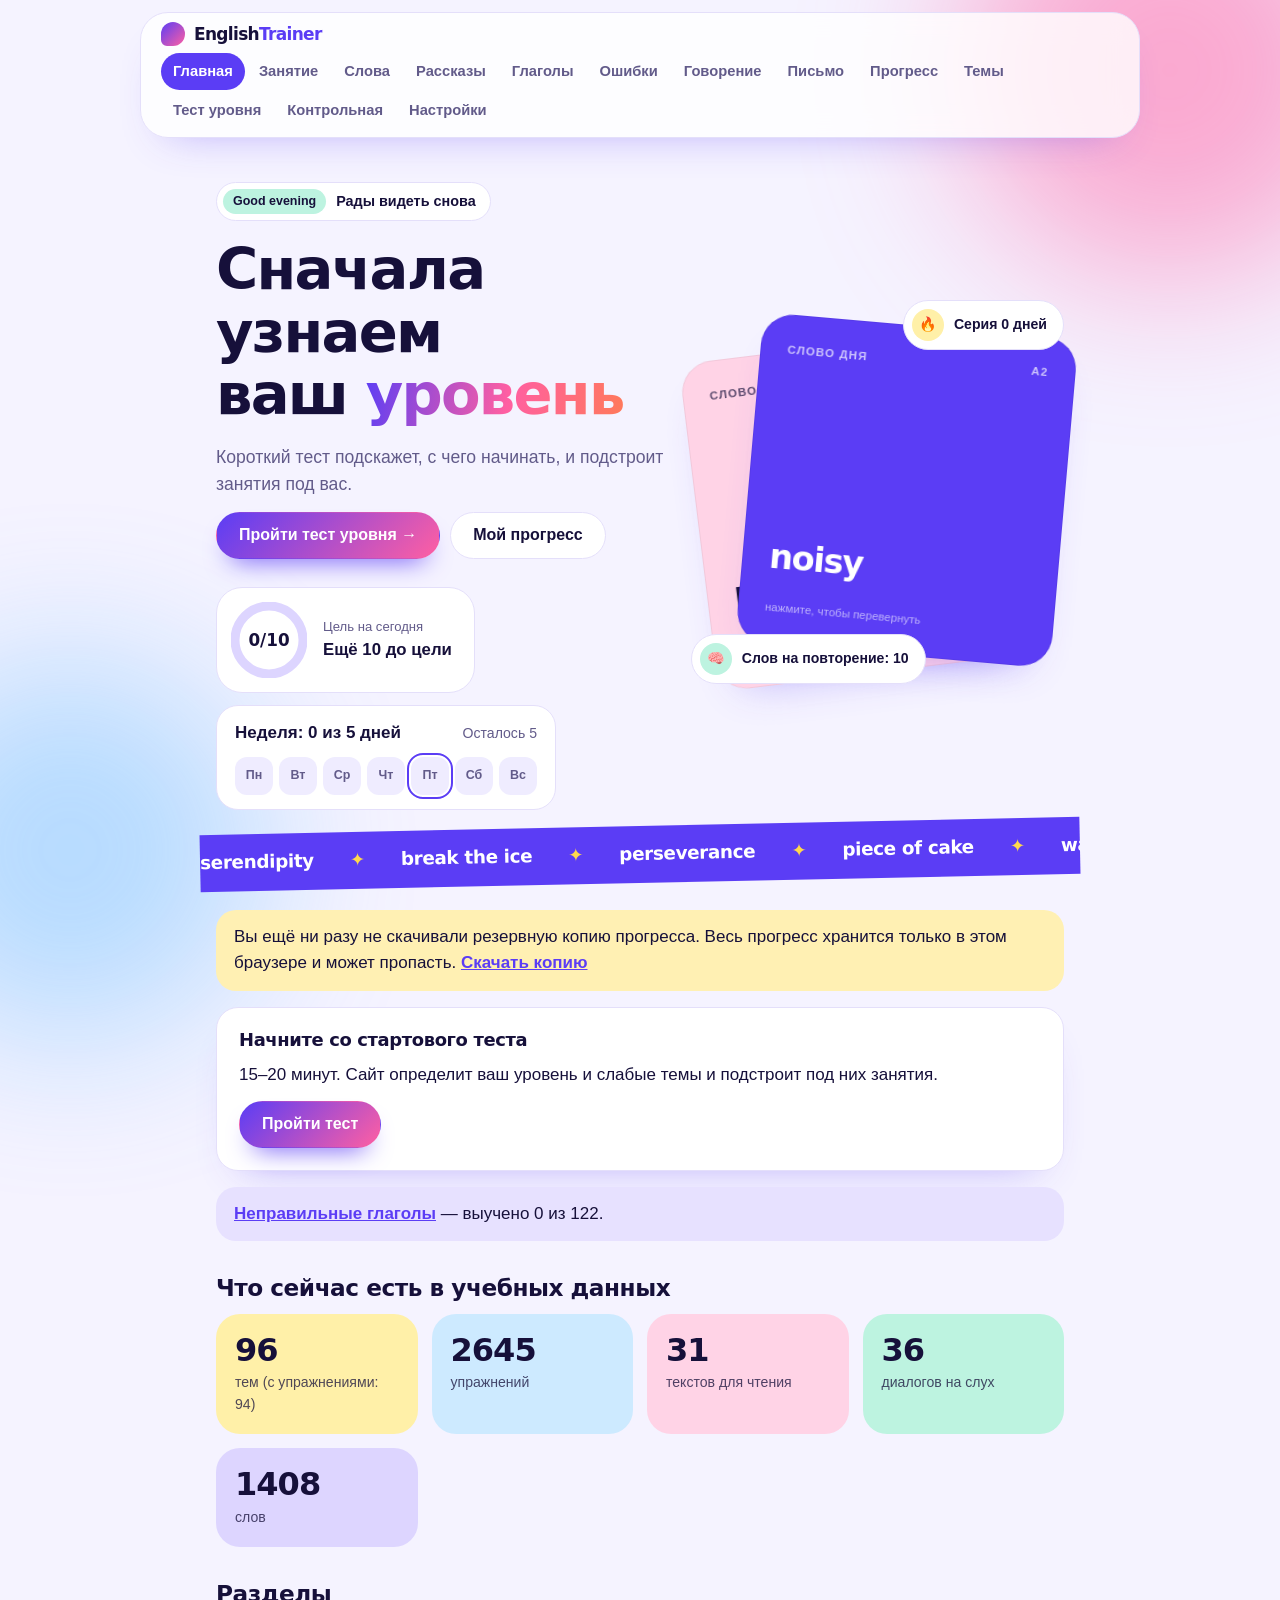
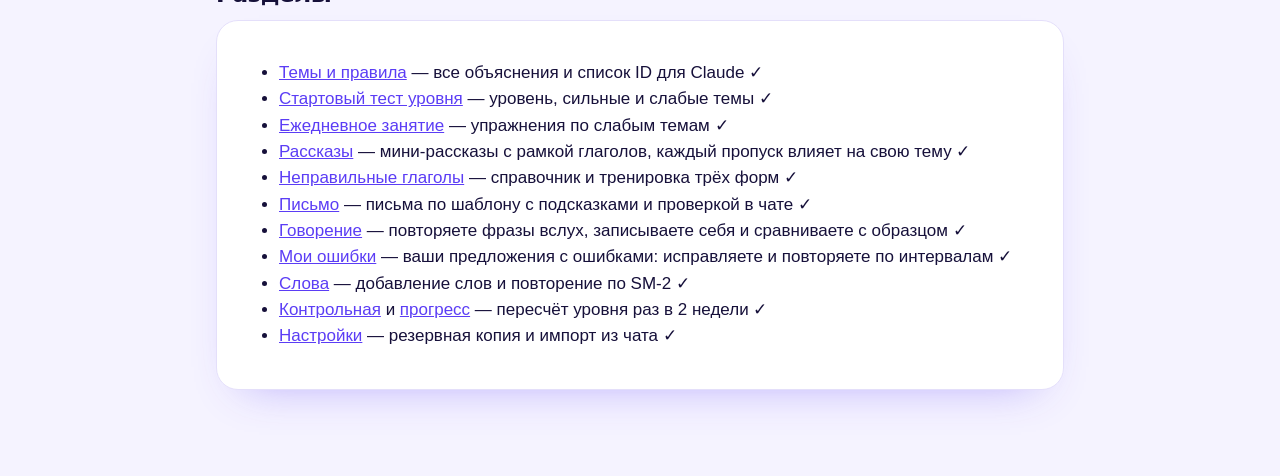
<file: index.html>
<!DOCTYPE html>
<html lang="ru">
<head>
  <meta charset="UTF-8">
  <meta name="viewport" content="width=device-width, initial-scale=1">
  <title>English Trainer</title>
  <link rel="stylesheet" href="css/style.css">
</head>
<body>
  <header id="site-header"></header>

  <main>
    <!-- Главный экран: приветствие, цель на сегодня, карточки слов (заполняет скрипт ниже) -->
    <section class="hero">
      <div class="hero-text">
        <span class="hello"><b id="hero-greet">Hello</b> Рады видеть снова</span>
        <h1 id="hero-title">Сегодня: <span class="grad">занятие</span></h1>
        <p class="lead" id="hero-lead">Десять минут, живые карточки и упражнения. Продолжим с того места, где вы остановились.</p>
        <div class="btn-row hero-cta">
          <a class="btn btn-primary" id="hero-start" href="lesson.html">Начать занятие →</a>
          <a class="btn" href="progress.html">Мой прогресс</a>
        </div>
        <div class="goal">
          <div class="ring">
            <svg width="76" height="76" viewBox="0 0 76 76" aria-hidden="true"><defs><linearGradient id="ringGrad" x1="0" y1="0" x2="1" y2="1"><stop offset="0" stop-color="#FF5FA2"/><stop offset="1" stop-color="#5B3DF5"/></linearGradient></defs><circle class="t" cx="38" cy="38" r="34"/><circle class="p" id="ring-p" cx="38" cy="38" r="34"/></svg>
            <span id="ring-text">0/10</span>
          </div>
          <div><small>Цель на сегодня</small><b id="goal-text">10 заданий</b></div>
        </div>
        <div class="week-goal">
          <div class="week-head"><b id="week-text">Неделя</b><span class="muted small" id="week-note"></span></div>
          <div class="week-dots" id="week-dots"></div>
        </div>
      </div>
      <div class="stage" id="hero-stage">
        <div class="sticker s1"><i>🔥</i><span id="sticker-streak">Серия 0 дней</span></div>
        <div class="sticker s2"><i>🧠</i><span id="sticker-due">Слов на повторение: 0</span></div>
      </div>
    </section>

    <!-- Декоративная бегущая строка (только оформление) -->
    <div class="ticker" aria-hidden="true"><div>
      <span>serendipity</span><span>break the ice</span><span>perseverance</span><span>piece of cake</span><span>wanderlust</span><span>once in a blue moon</span><span>ephemeral</span><span>spill the beans</span>
      <span>serendipity</span><span>break the ice</span><span>perseverance</span><span>piece of cake</span><span>wanderlust</span><span>once in a blue moon</span><span>ephemeral</span><span>spill the beans</span>
    </div></div>

    <!-- Сюда скрипт выведет напоминание про резервную копию, если её давно не скачивали -->
    <div id="backup-box"></div>

    <!-- Сюда скрипт выведет напоминание о контрольной, если она уже пора -->
    <div id="checkpoint-box"></div>

    <!-- Сюда скрипт выведет: «Пройдите тест» или ваш текущий уровень -->
    <div id="level-box"></div>

    <!-- Мой путь: шкала уровней (заполняет скрипт по вашему прогрессу) -->
    <section id="path-box" class="path-box hidden">
      <div class="path-head">
        <div><span class="eyebrow">Мой путь</span><h2 id="path-title"></h2></div>
        <p class="muted" id="path-sub"></p>
      </div>
      <div class="track"><div class="nodes" id="path-nodes"></div></div>
    </section>

    <!-- Неправильные глаголы: ссылка и повторение на сегодня -->
    <div id="verbs-box"></div>


    <h2>Что сейчас есть в учебных данных</h2>
    <div class="grid" id="content-stats"></div>

    <h2>Разделы</h2>
    <div class="card">
      <ul>
        <li><a href="topics.html">Темы и правила</a> — все объяснения и список ID для Claude ✓</li>
        <li><a href="test.html">Стартовый тест уровня</a> — уровень, сильные и слабые темы ✓</li>
        <li><a href="lesson.html">Ежедневное занятие</a> — упражнения по слабым темам ✓</li>
        <li><a href="stories.html">Рассказы</a> — мини-рассказы с рамкой глаголов, каждый пропуск влияет на свою тему ✓</li>
        <li><a href="verbs.html">Неправильные глаголы</a> — справочник и тренировка трёх форм ✓</li>
        <li><a href="writing.html">Письмо</a> — письма по шаблону с подсказками и проверкой в чате ✓</li>
        <li><a href="speaking.html">Говорение</a> — повторяете фразы вслух, записываете себя и сравниваете с образцом ✓</li>
        <li><a href="mistakes.html">Мои ошибки</a> — ваши предложения с ошибками: исправляете и повторяете по интервалам ✓</li>
        <li><a href="words.html">Слова</a> — добавление слов и повторение по SM-2 ✓</li>
        <li><a href="checkpoint.html">Контрольная</a> и <a href="progress.html">прогресс</a> — пересчёт уровня раз в 2 недели ✓</li>
        <li><a href="settings.html">Настройки</a> — резервная копия и импорт из чата ✓</li>
      </ul>
    </div>
  </main>

  <script src="js/data.js"></script>
  <script src="data/topics.js"></script>
  <script src="data/exercises/a1.js"></script>
  <script src="data/exercises/a2.js"></script>
  <script src="data/exercises/b1.js"></script>
  <script src="data/exercises/b2.js"></script>
  <script src="data/exercises/c1.js"></script>
  <script src="data/exercises/listen-a1.js"></script>
  <script src="data/exercises/listen-a2.js"></script>
  <script src="data/exercises/listen-b1.js"></script>
  <script src="data/exercises/listen-b2.js"></script>
  <script src="data/exercises/listen-c1.js"></script>
  <script src="data/reading/texts.js"></script>
  <script src="data/words/a1.js"></script>
  <script src="data/words/a2.js"></script>
  <script src="data/words/b1.js"></script>
  <script src="data/words/b2.js"></script>
  <script src="data/words/c1.js"></script>
  <script src="data/placement-test.js"></script>
  <script src="data/verbs.js"></script>
  <script src="data/verb-examples.js"></script>
  <script src="js/storage.js"></script>
  <script src="js/rules.js"></script>
  <script src="js/common.js"></script>
  <script src="js/validate.js"></script>
  <script src="js/level.js"></script>
  <script src="js/words-store.js"></script>
  <script src="js/srs.js"></script>
  <script src="js/verbs.js"></script>
  <script>
    // Показываем, сколько контента загружено
    // Склонение по числу: 1 слово, 2 слова, 5 слов
    function pluralRu(n, one, few, many) {
      const m10 = n % 10, m100 = n % 100;
      if (m10 === 1 && m100 !== 11) return one;
      if (m10 >= 2 && m10 <= 4 && (m100 < 12 || m100 > 14)) return few;
      return many;
    }
    document.addEventListener("DOMContentLoaded", function () {
      const withExercises = DATA.topics.filter(function (t) {
        return exercisesOfTopic(t.id).length > 0;
      }).length;
      const stats = [
        { value: DATA.topics.length, label: "тем (с упражнениями: " + withExercises + ")" },
        { value: DATA.exercises.length, label: "упражнений" },
        { value: DATA.texts.filter(function (t) { return !t.listen; }).length, label: "текстов для чтения" },
        { value: DATA.texts.filter(function (t) { return t.listen; }).length, label: "диалогов на слух" },
        { value: DATA.words.length, label: "слов" }
      ];
      // Уровень или приглашение пройти тест
      const progress = loadProgress();
      if (enrollNewWords(progress) > 0) saveProgress(progress);

      // ---- Главный экран (только чтение данных, прогресс не меняется) ----
      const heroToday = progress.activity[todayStr()];
      // Задания дня = упражнения + карточки слов — так же считается и серия (см. recordActivity в storage.js)
      const heroDone = heroToday ? heroToday.exercises + (heroToday.words || 0) : 0;
      const heroGoal = 10;
      const hour = new Date().getHours();
      document.getElementById("hero-greet").textContent =
        hour < 5 ? "Good night" : hour < 12 ? "Good morning" : hour < 18 ? "Good afternoon" : "Good evening";
      document.getElementById("ring-text").textContent = Math.min(heroDone, heroGoal) + "/" + heroGoal;
      document.getElementById("goal-text").textContent =
        heroDone >= heroGoal ? "Цель выполнена" : "Ещё " + (heroGoal - heroDone) + " до цели";
      document.getElementById("ring-p").style.strokeDashoffset = String(213.6 * (1 - Math.min(heroDone / heroGoal, 1)));
      const heroStreak = currentStreak(progress);
      document.getElementById("sticker-streak").textContent = "Серия " + heroStreak + " " + dayWord(heroStreak);
      document.getElementById("sticker-due").textContent = "Слов на повторение: " + dueWordKeys(progress).length;
      // Цель недели: сколько дней (пн–вс) вы занимались, из RULES.goals.weeklyDays.
      // День засчитывается по тому же правилу, что и для серии: заданий не меньше RULES.lesson.streakMinExercises.
      const weekOffset = (new Date().getDay() + 6) % 7; // 0 = понедельник
      const weekStart = addDays(todayStr(), -weekOffset);
      const dayNames = ["Пн", "Вт", "Ср", "Чт", "Пт", "Сб", "Вс"];
      let activeDays = 0;
      document.getElementById("week-dots").innerHTML = dayNames.map(function (name, i) {
        const date = addDays(weekStart, i);
        const a = progress.activity[date];
        const active = !!a && (a.exercises + (a.words || 0)) >= RULES.lesson.streakMinExercises;
        if (active) activeDays += 1;
        return '<span class="wd' + (active ? " on" : "") + (i === weekOffset ? " today" : "") + '" title="' + date + '">' + name + "</span>";
      }).join("");
      document.getElementById("week-text").textContent = "Неделя: " + activeDays + " из " + RULES.goals.weeklyDays + " дней";
      document.getElementById("week-note").textContent =
        activeDays >= RULES.goals.weeklyDays ? "Цель недели выполнена" : "Осталось " + (RULES.goals.weeklyDays - activeDays);

      // Реальный план на сегодня: что пора повторить (слова, «Мои ошибки», упражнения с ошибками)
      const planWords = dueWordKeys(progress).length;
      const planMistakes = dueOtherMistakeIds(progress).length;
      const planExercises = Object.keys(progress.exercises || {}).filter(function (id) {
        const r = progress.exercises[id];
        return r && r.again && r.again <= todayStr();
      }).length;
      const planParts = [];
      if (planWords) planParts.push(planWords + " " + pluralRu(planWords, "слово", "слова", "слов"));
      if (planMistakes) planParts.push(planMistakes + " " + pluralRu(planMistakes, "ваша ошибка", "ваши ошибки", "ваших ошибок"));
      if (planExercises) planParts.push(planExercises + " " + pluralRu(planExercises, "упражнение с ошибкой", "упражнения с ошибками", "упражнений с ошибками"));
      const heroTitle = document.getElementById("hero-title");
      const heroLead = document.getElementById("hero-lead");
      if (!progress.level) {
        heroTitle.innerHTML = 'Сначала узнаем ваш <span class="grad">уровень</span>';
        heroLead.textContent = "Короткий тест подскажет, с чего начинать, и подстроит занятия под вас.";
      } else if (planParts.length) {
        heroTitle.innerHTML = 'К повторению: <span class="grad">' + escapeHtml(planParts.join(", ")) + "</span>";
        heroLead.textContent = "Они пойдут в начале занятия, а потом — новые упражнения по вашим слабым темам.";
      } else {
        heroTitle.innerHTML = 'Повторять нечего — время для <span class="grad">нового</span>';
        heroLead.textContent = "Всё, что подошло по сроку, уже повторено. Занятие подберёт упражнения по слабым темам.";
      }

      if (!progress.level) {
        const startBtn = document.getElementById("hero-start");
        startBtn.href = "test.html";
        startBtn.textContent = "Пройти тест уровня →";
      }

      // Две карточки «слова дня»: выбираются по дате, поэтому за день не меняются
      const pool = DATA.words.filter(function (w) { return !progress.level || w.level === progress.level; });
      const wordPool = pool.length ? pool : DATA.words;
      if (wordPool.length) {
        let seed = 0;
        todayStr().split("").forEach(function (ch) { seed = (seed * 31 + ch.charCodeAt(0)) % 100003; });
        const picks = [wordPool[seed % wordPool.length], wordPool[(seed + 7) % wordPool.length]];
        const faces = [["f-pink", "f-mint"], ["f-ink", "f-lilac"]];
        const stage = document.getElementById("hero-stage");
        picks.forEach(function (w, i) {
          const card = document.createElement("button");
          card.type = "button";
          card.className = "fcard fc" + (i + 1);
          card.setAttribute("aria-label", "Карточка: " + w.en);
          card.innerHTML =
            '<div class="in">' +
              '<div class="face ' + faces[i][0] + '"><div class="lab"><span>' + (i ? "Слово дня" : "Слово") + "</span><span>" + escapeHtml(w.level || "") + "</span></div>" +
                '<div class="w">' + escapeHtml(w.en) + '</div><div class="hint">нажмите, чтобы перевернуть</div></div>' +
              '<div class="face back ' + faces[i][1] + '"><div class="lab"><span>Перевод</span><span>' + escapeHtml(w.level || "") + "</span></div>" +
                '<div class="tr">' + escapeHtml(w.ru) + '</div><div class="ex">' + escapeHtml(w.example || "") + "</div></div>" +
            "</div>";
          card.addEventListener("click", function () { card.classList.toggle("flip"); });
          stage.insertBefore(card, stage.lastElementChild);
        });
      }

      // Напоминание про резервную копию — если не скачивали ни разу
      // или дольше RULES.backup.reminderAfterDays дней
      const backupBox = document.getElementById("backup-box");
      const daysSinceBackup = progress.lastBackupDate ? daysBetween(progress.lastBackupDate, todayStr()) : null;
      if (daysSinceBackup === null || daysSinceBackup >= RULES.backup.reminderAfterDays) {
        backupBox.innerHTML =
          '<div class="notice warn">' +
          (daysSinceBackup === null
            ? "Вы ещё ни разу не скачивали резервную копию прогресса."
            : "Резервная копия прогресса не скачивалась уже " + daysSinceBackup + " дней.") +
          ' Весь прогресс хранится только в этом браузере и может пропасть. ' +
          '<a href="settings.html">Скачать копию</a></div>';
      }

      // Напоминание о контрольной
      const checkpointBox = document.getElementById("checkpoint-box");
      if (progress.level && isCheckpointDue(progress)) {
        checkpointBox.innerHTML =
          '<div class="notice warn">Пора пройти контрольную проверку — она пересчитает уровень и план занятий. ' +
          '<a href="checkpoint.html">Пройти сейчас</a></div>';
      }

      const levelBox = document.getElementById("level-box");
      if (progress.level) {
        const today = progress.activity[todayStr()];
        const doneToday = today ? today.exercises + (today.words || 0) : 0;
        const dueWords = dueWordKeys(progress).length;
        levelBox.innerHTML =
          '<div class="card">' +
            '<p>Ваш уровень: <span class="badge ' + progress.level + '">' + progress.level + "</span> " +
            '<a href="progress.html" class="small">весь прогресс</a></p>' +
            '<div class="grid" style="margin-bottom:14px">' +
              '<div class="stat"><div class="value">' + currentStreak(progress) + '</div><div class="label">дней подряд</div></div>' +
              '<div class="stat"><div class="value">' + doneToday + '</div><div class="label">заданий сегодня</div></div>' +
              '<div class="stat"><div class="value">' + dueWords + '</div><div class="label">слов на повторение</div></div>' +
            "</div>" +
            '<a class="btn btn-primary" href="lesson.html">' + (doneToday ? "Ещё занятие" : "Начать занятие") + "</a>" +
          "</div>";
      } else {
        levelBox.innerHTML =
          '<div class="card"><h3>Начните со стартового теста</h3>' +
          "<p>15–20 минут. Сайт определит ваш уровень и слабые темы и подстроит под них занятия.</p>" +
          '<a class="btn btn-primary" href="test.html">Пройти тест</a></div>';
      }

      // ---- Мой путь: шкала уровней по реальному прогрессу (только чтение) ----
      if (progress.level) {
        const curIdx = levelIndex(progress.level);
        const perLevel = LEVELS.map(function (lv) {
          const topics = DATA.topics.filter(function (t) { return t.level === lv && exercisesOfTopic(t.id).length > 0; });
          const practiced = topics.filter(function (t) {
            const st = progress.topics[t.id];
            return st && st.attempts > 0;
          }).length;
          return { total: topics.length, practiced: practiced };
        });
        const cur = perLevel[curIdx];
        const frac = cur.total ? cur.practiced / cur.total : 0;
        const names = { A1: "Первые шаги", A2: "Повседневное", B1: "Уверенный старт", B2: "Свободная речь", C1: "Профессиональный" };
        const nodes = document.getElementById("path-nodes");
        nodes.style.setProperty("--n", LEVELS.length);
        nodes.style.setProperty("--fill-ratio", Math.min((curIdx + frac) / (LEVELS.length - 1), 1).toFixed(3));
        nodes.innerHTML = LEVELS.map(function (lv, i) {
          const p = perLevel[i];
          let state = "", sub;
          if (i < curIdx) { state = " done"; sub = "пройден"; }
          else if (i === curIdx) { state = " now"; sub = p.total ? "отработано тем: " + p.practiced + " из " + p.total : "упражнения скоро"; }
          else { sub = p.total ? "тем: " + p.total : "упражнения скоро"; }
          return '<div class="node' + state + '"><div class="c">' + lv + "</div><b>" + escapeHtml(names[lv] || lv) + "</b><small>" + sub + "</small></div>";
        }).join("");
        document.getElementById("path-title").textContent = "Вы на уровне " + progress.level;
        document.getElementById("path-sub").textContent =
          "Слов в изучении: " + Object.keys(progress.words || {}).length +
          (curIdx < LEVELS.length - 1 ? ". Следующий уровень: " + LEVELS[curIdx + 1] + "." : ".");
        document.getElementById("path-box").classList.remove("hidden");
      }

      // Неправильные глаголы: ссылка, сколько выучено и сколько пора повторить
      const verbInfo = verbStats(progress);
      document.getElementById("verbs-box").innerHTML =
        '<div class="notice' + (verbInfo.due > 0 ? " warn" : "") + '">' +
        '<a href="verbs.html"><b>Неправильные глаголы</b></a> — выучено ' + verbInfo.learned + " из " + verbInfo.total + "." +
        (verbInfo.due > 0
          ? " К повторению сегодня: <b>" + verbInfo.due + "</b> " + verbWord(verbInfo.due) + '. <a href="verbs.html">Повторить</a>'
          : "") +
        "</div>";

      document.getElementById("content-stats").innerHTML = stats.map(function (s) {
        return '<div class="stat"><div class="value">' + s.value + '</div><div class="label">' + s.label + "</div></div>";
      }).join("");
    });
  </script>
</body>
</html>
</file>
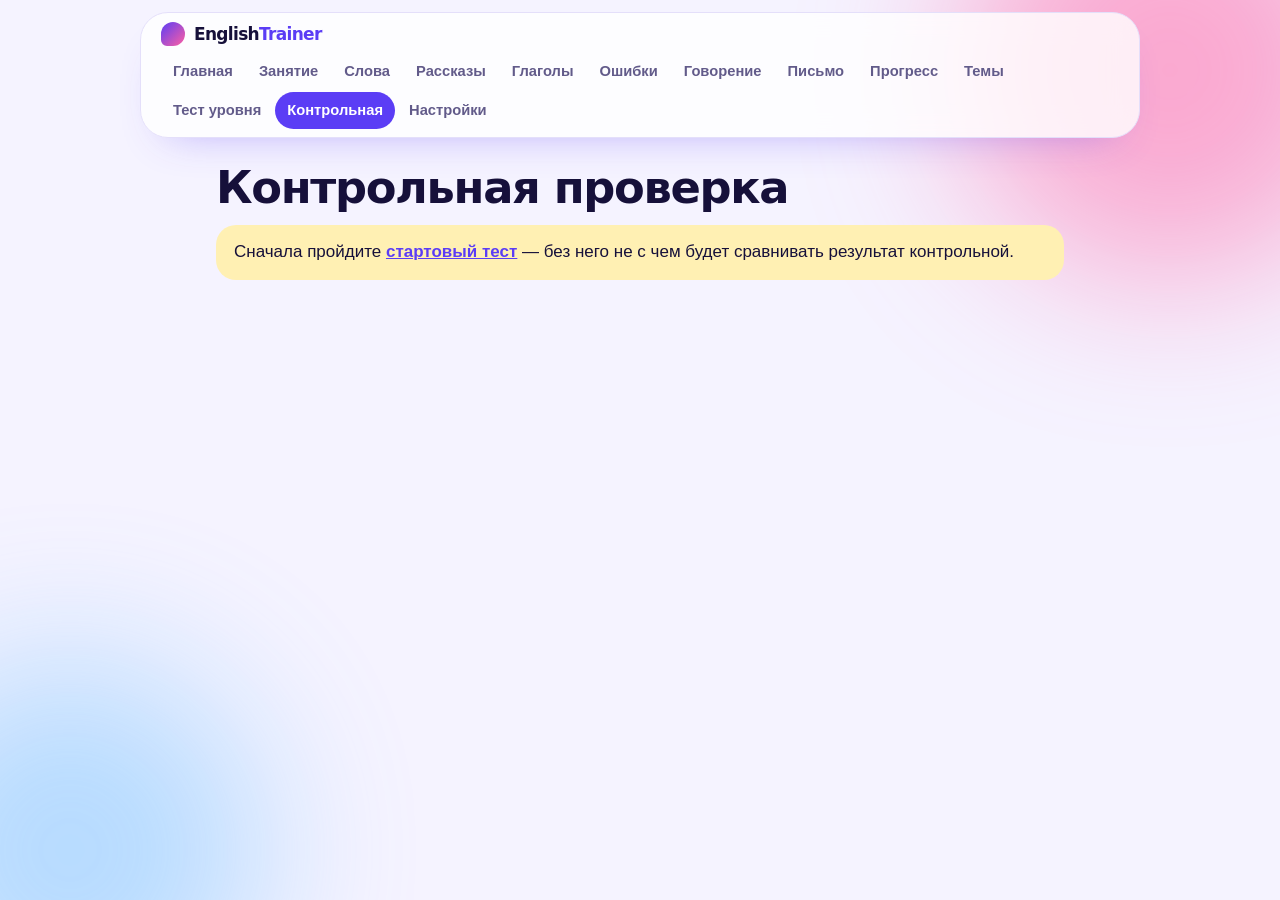
<file: checkpoint.html>
<!DOCTYPE html>
<html lang="ru">
<head>
  <meta charset="UTF-8">
  <meta name="viewport" content="width=device-width, initial-scale=1">
  <title>Контрольная — English Trainer</title>
  <link rel="stylesheet" href="css/style.css">
</head>
<body>
  <header id="site-header"></header>

  <main>
    <!-- 1. Вступление -->
    <section id="view-intro" class="hidden">
      <h1>Контрольная проверка</h1>
      <div id="intro-box"></div>
    </section>

    <!-- 2. Вопрос -->
    <section id="view-question" class="hidden">
      <div class="test-top">
        <span id="q-section" class="muted"></span>
        <span id="q-counter" class="muted small"></span>
      </div>
      <div class="progress-bar"><div id="q-progress"></div></div>

      <div id="q-passage"></div>
      <div class="card">
        <p class="question" id="q-text"></p>
        <div class="options" id="q-options"></div>
        <div class="btn-row">
          <button class="btn btn-primary" id="next-btn" disabled>Далее</button>
          <button class="btn" id="dont-know-btn">Не знаю</button>
        </div>
      </div>
      <p class="muted small">На компьютере: клавиши 1–4 — выбор ответа, Enter — далее.</p>
      <button class="btn btn-small" id="quit-btn">Прервать</button>
    </section>

    <!-- 3. Результат -->
    <section id="view-result" class="hidden"></section>
  </main>

  <script src="js/data.js"></script>
  <script src="data/topics.js"></script>
  <script src="data/exercises/a1.js"></script>
  <script src="data/exercises/a2.js"></script>
  <script src="data/exercises/b1.js"></script>
  <script src="data/exercises/b2.js"></script>
  <script src="data/exercises/c1.js"></script>
  <script src="data/exercises/listen-a1.js"></script>
  <script src="data/exercises/listen-a2.js"></script>
  <script src="data/exercises/listen-b1.js"></script>
  <script src="data/exercises/listen-b2.js"></script>
  <script src="data/exercises/listen-c1.js"></script>
  <script src="data/reading/texts.js"></script>
  <script src="data/words/a1.js"></script>
  <script src="data/words/a2.js"></script>
  <script src="data/words/b1.js"></script>
  <script src="data/words/b2.js"></script>
  <script src="data/words/c1.js"></script>
  <script src="data/placement-test.js"></script>
  <script src="data/checkpoints.js"></script>
  <script src="js/storage.js"></script>
  <script src="js/rules.js"></script>
  <script src="js/common.js"></script>
  <script src="js/validate.js"></script>
  <script src="js/level.js"></script>
  <script src="js/pages/checkpoint.js"></script>
</body>
</html>
</file>
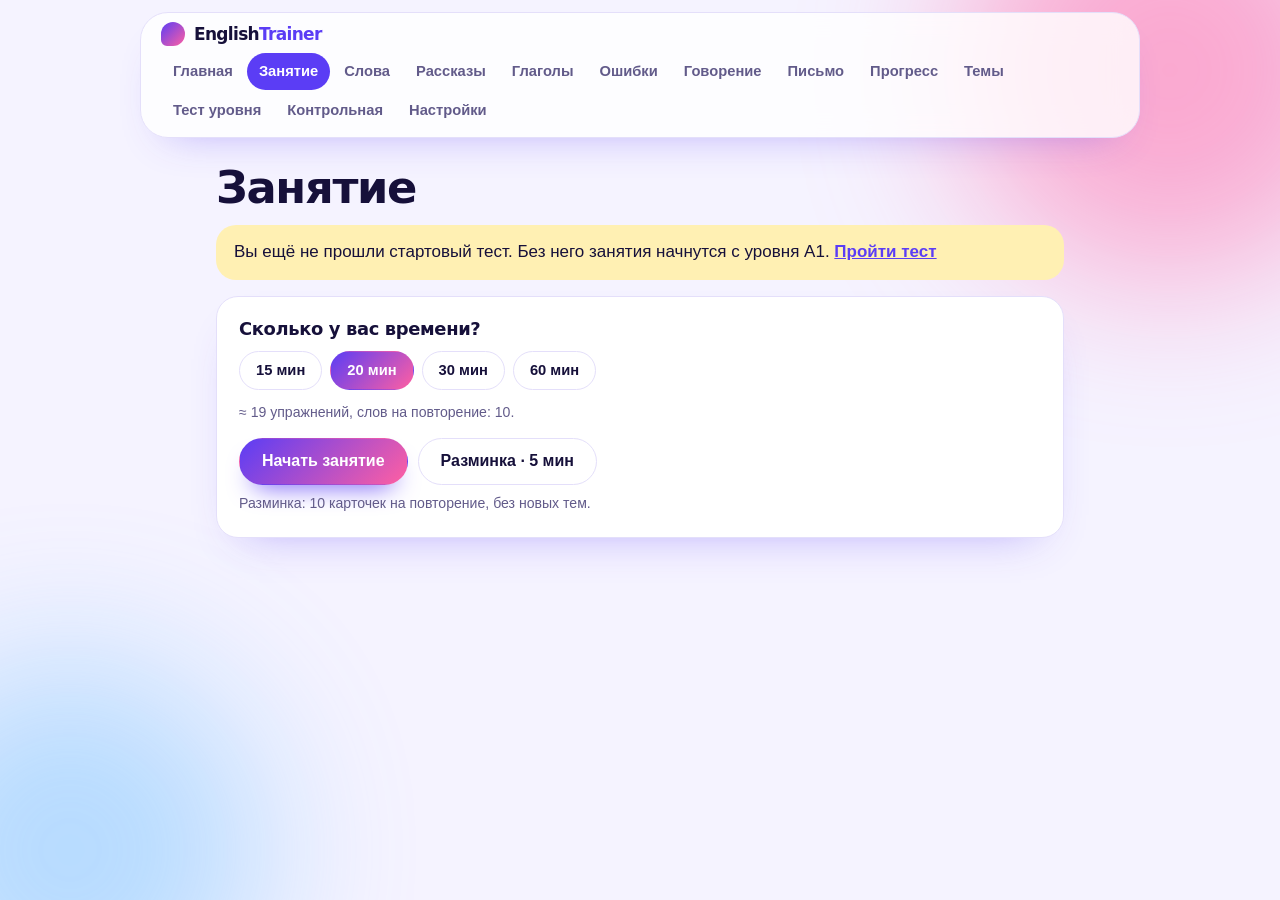
<file: lesson.html>
<!DOCTYPE html>
<html lang="ru">
<head>
  <meta charset="UTF-8">
  <meta name="viewport" content="width=device-width, initial-scale=1">
  <title>Занятие — English Trainer</title>
  <link rel="stylesheet" href="css/style.css">
</head>
<body>
  <header id="site-header"></header>

  <main>
    <!-- 1. Начало занятия -->
    <section id="view-start" class="hidden"></section>

    <!-- 2. Упражнение -->
    <section id="view-exercise" class="hidden">
      <div class="test-top">
        <span id="ex-topic" class="muted"></span>
        <span id="ex-counter" class="muted small"></span>
      </div>
      <div class="progress-bar"><div id="ex-progress"></div></div>
      <div id="ex-rule"></div>
      <div id="ex-passage"></div>
      <div class="card" id="ex-card"></div>
      <div class="btn-row" style="margin-top:0">
        <button class="btn btn-small" id="stop-btn">Закончить занятие</button>
        <button class="btn btn-small" id="quick-word-btn" type="button" title="Не поняли слово? Добавьте его в повторение">+ Добавить слово</button>
      </div>
      <!-- Быстрое добавление слова прямо во время занятия -->
      <form class="card form hidden" id="quick-word" style="margin-top:12px">
        <label>Английское слово или фраза
          <input type="text" id="qw-en" autocomplete="off" autocapitalize="off" spellcheck="false">
        </label>
        <label>Перевод
          <input type="text" id="qw-ru" autocomplete="off">
        </label>
        <div class="btn-row">
          <button type="submit" class="btn btn-primary btn-small">Добавить в повторение</button>
          <button type="button" class="btn btn-small" id="qw-close">Закрыть</button>
        </div>
        <div id="qw-msg" class="small" style="margin-top:8px"></div>
      </form>
    </section>

    <!-- 3. Итоги -->
    <section id="view-finish" class="hidden"></section>
  </main>

  <script src="js/data.js"></script>
  <script src="data/topics.js"></script>
  <script src="data/exercises/a1.js"></script>
  <script src="data/exercises/a2.js"></script>
  <script src="data/exercises/b1.js"></script>
  <script src="data/exercises/b2.js"></script>
  <script src="data/exercises/c1.js"></script>
  <script src="data/exercises/listen-a1.js"></script>
  <script src="data/exercises/listen-a2.js"></script>
  <script src="data/exercises/listen-b1.js"></script>
  <script src="data/exercises/listen-b2.js"></script>
  <script src="data/exercises/listen-c1.js"></script>
  <script src="data/reading/texts.js"></script>
  <script src="data/stories/past.js"></script>
  <script src="data/stories/present.js"></script>
  <script src="data/stories/perfect.js"></script>
  <script src="data/stories/future.js"></script>
  <script src="data/stories/wordformation.js"></script>
  <script src="data/stories/passive.js"></script>
  <script src="data/stories/b2.js"></script>
  <script src="data/stories/mixed.js"></script>
  <script src="data/words/a1.js"></script>
  <script src="data/words/a2.js"></script>
  <script src="data/words/b1.js"></script>
  <script src="data/words/b2.js"></script>
  <script src="data/words/c1.js"></script>
  <script src="data/placement-test.js"></script>
  <script src="js/storage.js"></script>
  <script src="js/rules.js"></script>
  <script src="js/common.js"></script>
  <script src="js/speech.js"></script>
  <script src="js/validate.js"></script>
  <script src="js/level.js"></script>
  <script src="js/exercises.js"></script>
  <script src="js/story.js"></script>
  <script src="js/words-store.js"></script>
  <script src="js/srs.js"></script>
  <script src="js/planner.js"></script>
  <script src="js/pages/lesson.js"></script>
</body>
</html>
</file>
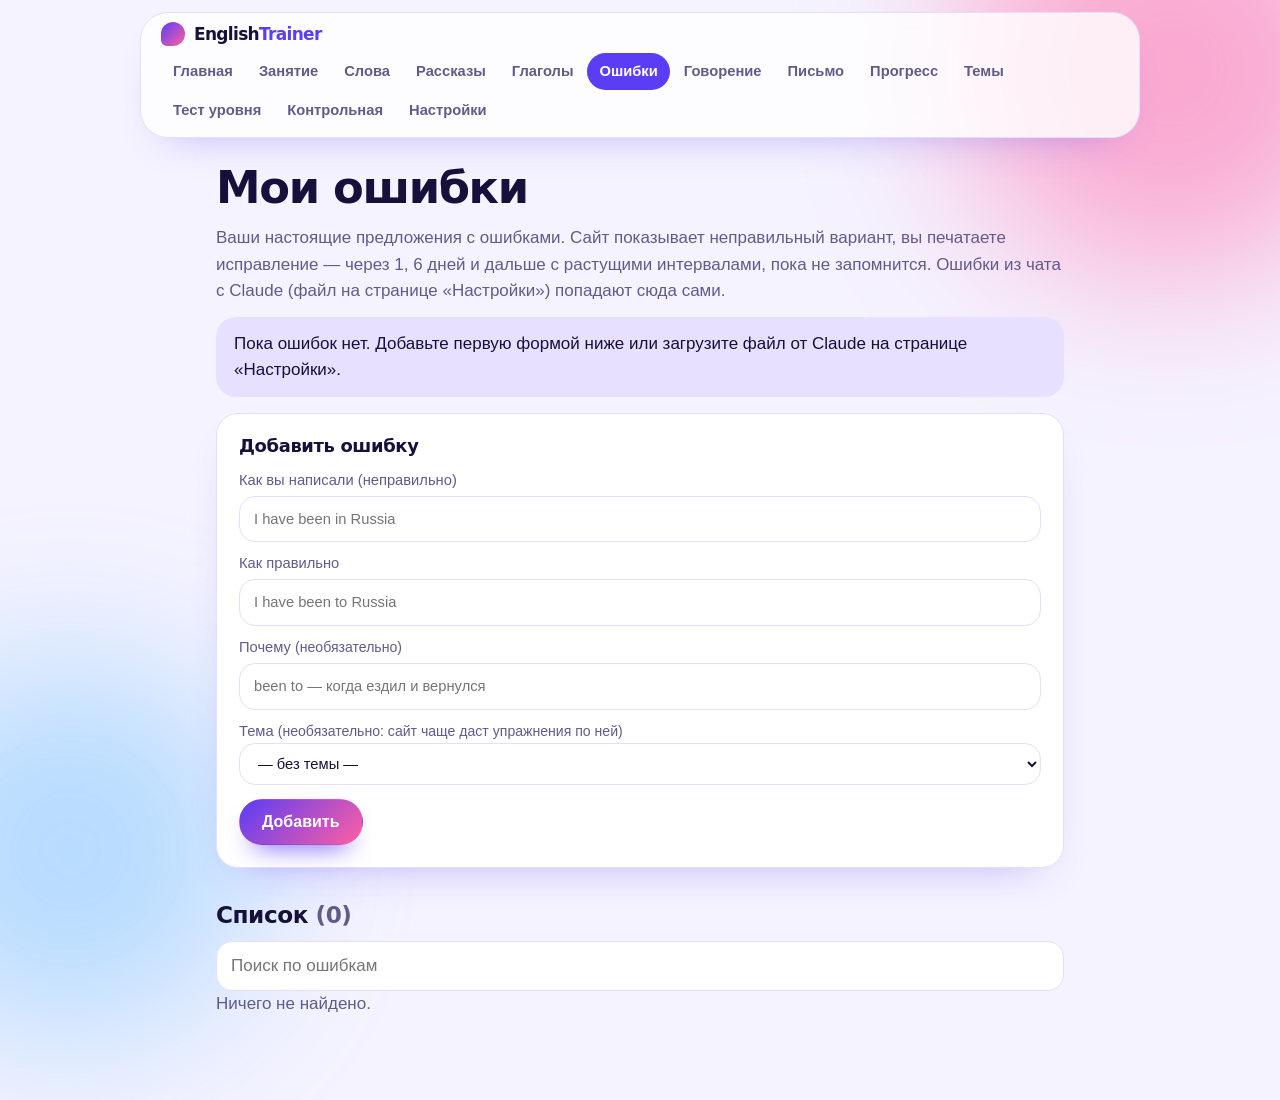
<file: mistakes.html>
<!DOCTYPE html>
<html lang="ru">
<head>
  <meta charset="UTF-8">
  <meta name="viewport" content="width=device-width, initial-scale=1">
  <title>Мои ошибки — English Trainer</title>
  <link rel="stylesheet" href="css/style.css">
</head>
<body>
  <header id="site-header"></header>

  <main>
    <h1>Мои ошибки</h1>
    <p class="muted">Ваши настоящие предложения с ошибками. Сайт показывает неправильный вариант,
      вы печатаете исправление — через 1, 6 дней и дальше с растущими интервалами, пока не запомнится.
      Ошибки из чата с Claude (файл на странице «Настройки») попадают сюда сами.</p>

    <!-- Цифры и кнопка повторения (заполняет скрипт) -->
    <div id="summary"></div>

    <!-- Добавить ошибку вручную -->
    <div class="card">
      <h3>Добавить ошибку</h3>
      <form id="add-form" class="form">
        <label>Как вы написали (неправильно)
          <input type="text" id="m-wrong" placeholder="I have been in Russia" autocomplete="off" autocapitalize="off" spellcheck="false">
        </label>
        <label>Как правильно
          <input type="text" id="m-correct" placeholder="I have been to Russia" autocomplete="off" autocapitalize="off" spellcheck="false">
        </label>
        <label>Почему <span class="muted small">(необязательно)</span>
          <input type="text" id="m-expl" placeholder="been to — когда ездил и вернулся" autocomplete="off">
        </label>
        <label>Тема <span class="muted small">(необязательно: сайт чаще даст упражнения по ней)</span>
          <select id="m-topic"><option value="">— без темы —</option></select>
        </label>
        <div class="btn-row">
          <button type="submit" class="btn btn-primary">Добавить</button>
        </div>
      </form>
      <div id="add-message"></div>
    </div>

    <h2>Список <span class="muted" id="count"></span></h2>
    <input type="search" id="search" placeholder="Поиск по ошибкам">
    <div id="list"></div>
  </main>

  <script src="js/data.js"></script>
  <script src="data/topics.js"></script>
  <script src="js/storage.js"></script>
  <script src="js/rules.js"></script>
  <script src="js/common.js"></script>
  <script src="js/speech.js"></script>
  <script src="js/chat-import.js"></script>
  <script src="js/pages/mistakes.js"></script>
</body>
</html>
</file>
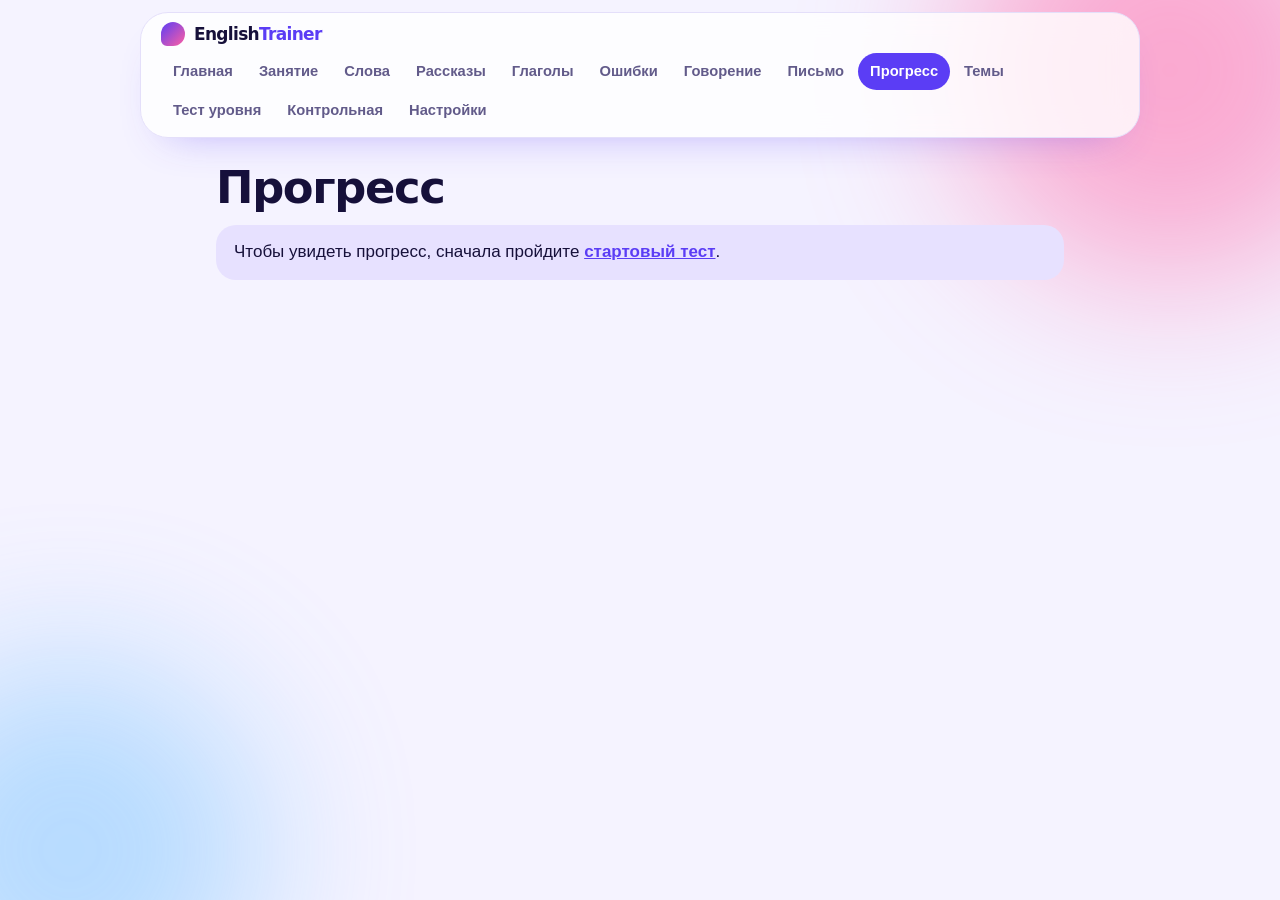
<file: progress.html>
<!DOCTYPE html>
<html lang="ru">
<head>
  <meta charset="UTF-8">
  <meta name="viewport" content="width=device-width, initial-scale=1">
  <title>Прогресс — English Trainer</title>
  <link rel="stylesheet" href="css/style.css">
</head>
<body>
  <header id="site-header"></header>

  <main>
    <h1>Прогресс</h1>
    <div id="content"></div>
  </main>

  <script src="js/data.js"></script>
  <script src="data/topics.js"></script>
  <script src="data/exercises/a1.js"></script>
  <script src="data/exercises/a2.js"></script>
  <script src="data/exercises/b1.js"></script>
  <script src="data/exercises/b2.js"></script>
  <script src="data/exercises/c1.js"></script>
  <script src="data/exercises/listen-a1.js"></script>
  <script src="data/exercises/listen-a2.js"></script>
  <script src="data/exercises/listen-b1.js"></script>
  <script src="data/exercises/listen-b2.js"></script>
  <script src="data/exercises/listen-c1.js"></script>
  <script src="data/reading/texts.js"></script>
  <script src="data/words/a1.js"></script>
  <script src="data/words/a2.js"></script>
  <script src="data/words/b1.js"></script>
  <script src="data/words/b2.js"></script>
  <script src="data/words/c1.js"></script>
  <script src="data/placement-test.js"></script>
  <script src="data/checkpoints.js"></script>
  <script src="js/storage.js"></script>
  <script src="js/rules.js"></script>
  <script src="js/common.js"></script>
  <script src="js/validate.js"></script>
  <script src="js/level.js"></script>
  <script src="js/planner.js"></script>
  <script src="js/chart.js"></script>
  <script src="js/pages/progress.js"></script>
</body>
</html>
</file>
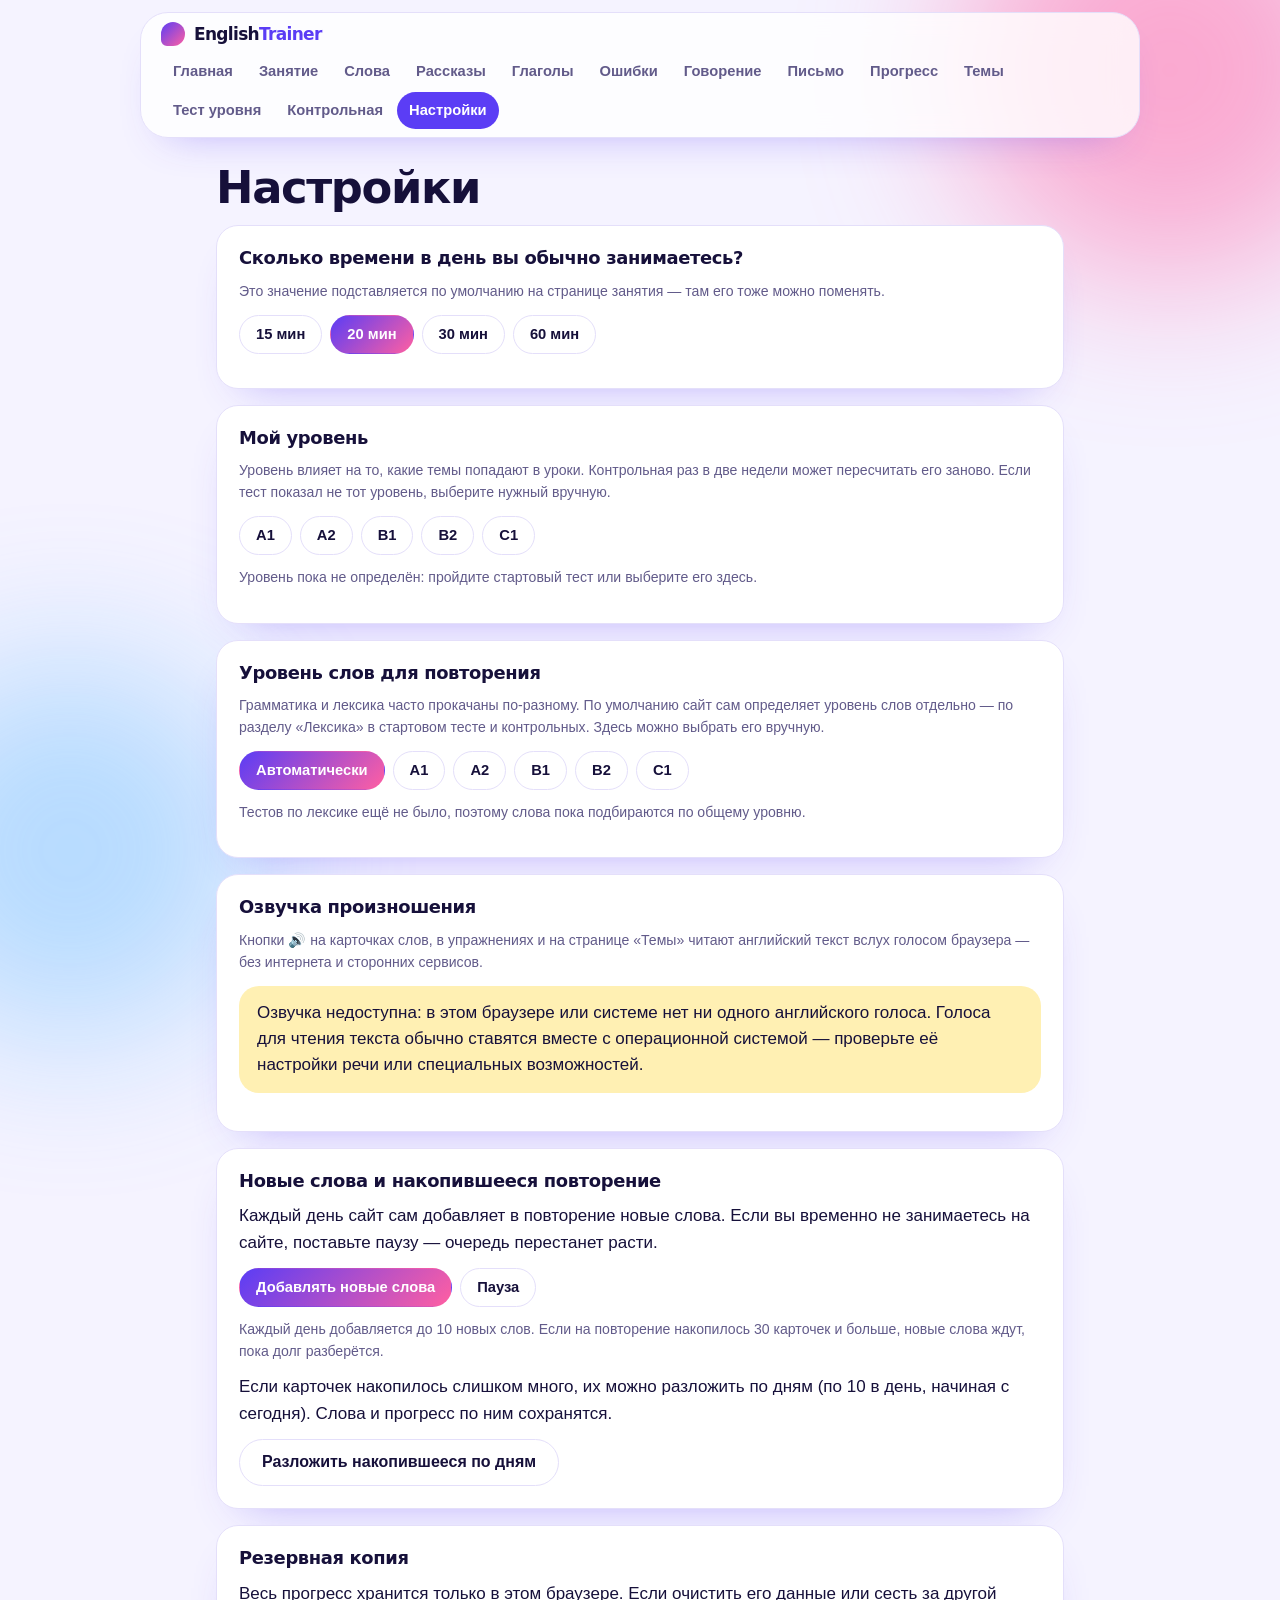
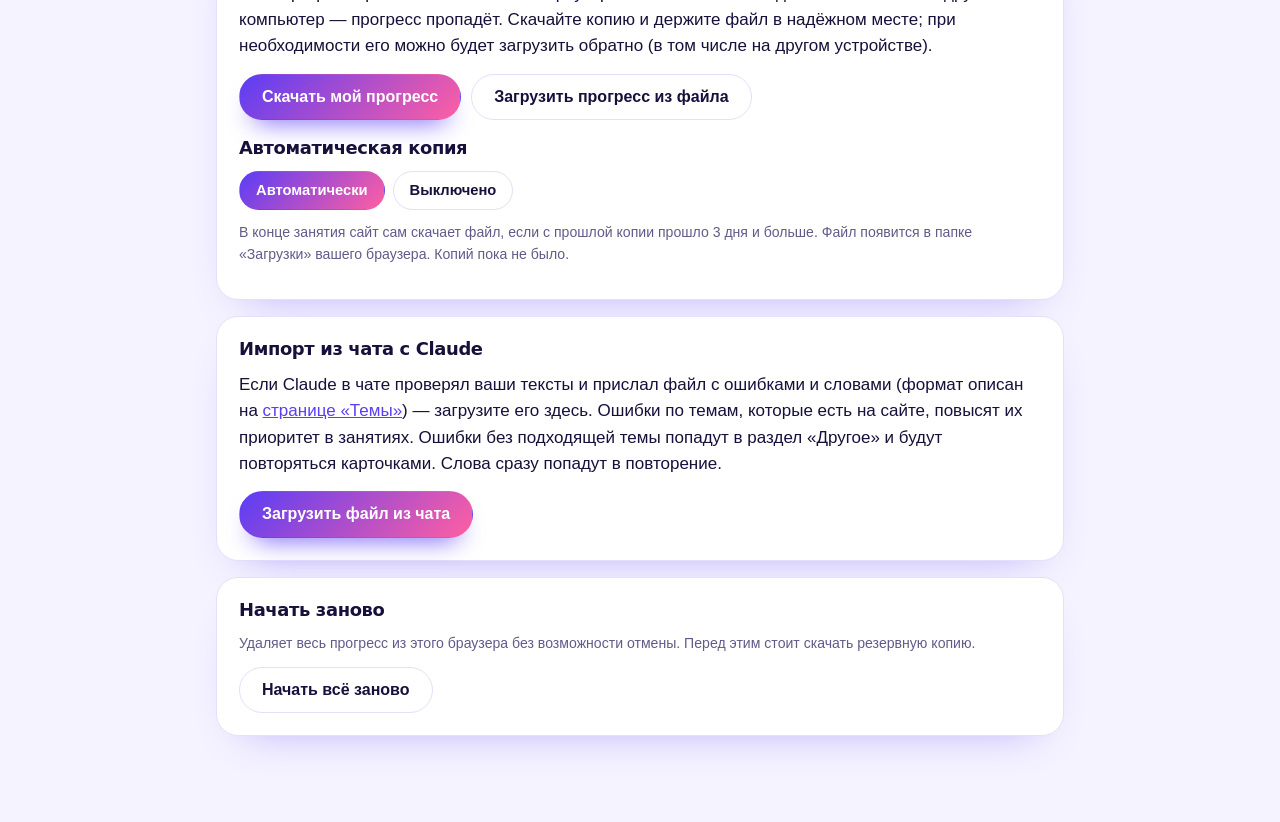
<file: settings.html>
<!DOCTYPE html>
<html lang="ru">
<head>
  <meta charset="UTF-8">
  <meta name="viewport" content="width=device-width, initial-scale=1">
  <title>Настройки — English Trainer</title>
  <link rel="stylesheet" href="css/style.css">
</head>
<body>
  <header id="site-header"></header>

  <main>
    <h1>Настройки</h1>

    <!-- Время в день -->
    <div class="card">
      <h3>Сколько времени в день вы обычно занимаетесь?</h3>
      <p class="muted small">Это значение подставляется по умолчанию на странице занятия — там его тоже можно поменять.</p>
      <div class="chips" id="duration"></div>
    </div>

    <!-- Общий уровень -->
    <div class="card">
      <h3>Мой уровень</h3>
      <p class="muted small">
        Уровень влияет на то, какие темы попадают в уроки. Контрольная раз в две недели может пересчитать его
        заново. Если тест показал не тот уровень, выберите нужный вручную.
      </p>
      <div class="chips" id="my-level"></div>
      <p class="muted small" id="my-level-note"></p>
    </div>

    <!-- Уровень слов -->
    <div class="card">
      <h3>Уровень слов для повторения</h3>
      <p class="muted small">
        Грамматика и лексика часто прокачаны по-разному. По умолчанию сайт сам определяет уровень слов
        отдельно — по разделу «Лексика» в стартовом тесте и контрольных. Здесь можно выбрать его вручную.
      </p>
      <div class="chips" id="vocab-level"></div>
      <p class="muted small" id="vocab-level-note"></p>
    </div>

    <!-- Озвучка -->
    <div class="card">
      <h3>Озвучка произношения</h3>
      <p class="muted small">Кнопки 🔊 на карточках слов, в упражнениях и на странице «Темы» читают
        английский текст вслух голосом браузера — без интернета и сторонних сервисов.</p>
      <div id="tts-controls">
        <p class="muted small">Акцент</p>
        <div class="chips" id="tts-accent"></div>
        <p class="muted small">Скорость</p>
        <div class="chips" id="tts-rate"></div>
      </div>
      <div id="tts-unavailable-note" class="notice warn hidden"></div>
    </div>

    <!-- Повторение слов: пауза и разгрузка -->
    <div class="card">
      <h3>Новые слова и накопившееся повторение</h3>
      <p>Каждый день сайт сам добавляет в повторение новые слова. Если вы временно не занимаетесь на сайте,
         поставьте паузу — очередь перестанет расти.</p>
      <div class="chips" id="pause-new-words"></div>
      <p class="muted small" id="pause-note"></p>
      <p>Если карточек накопилось слишком много, их можно разложить по дням (по 10 в день, начиная с
         сегодня). Слова и прогресс по ним сохранятся.</p>
      <button class="btn" id="spread-due-btn">Разложить накопившееся по дням</button>
      <div id="spread-message"></div>
    </div>

    <!-- Резервная копия -->
    <div class="card">
      <h3>Резервная копия</h3>
      <p>Весь прогресс хранится только в этом браузере. Если очистить его данные или сесть за другой
         компьютер — прогресс пропадёт. Скачайте копию и держите файл в надёжном месте; при необходимости
         его можно будет загрузить обратно (в том числе на другом устройстве).</p>
      <div class="btn-row">
        <button class="btn btn-primary" id="backup-download-btn">Скачать мой прогресс</button>
        <button class="btn" id="backup-upload-btn">Загрузить прогресс из файла</button>
        <input type="file" id="backup-file" accept="application/json,.json" class="hidden">
      </div>
      <div id="backup-message"></div>
      <h3 style="margin-top:18px">Автоматическая копия</h3>
      <div class="chips" id="auto-backup"></div>
      <p class="muted small" id="auto-backup-note"></p>
    </div>

    <!-- Импорт из чата -->
    <div class="card">
      <h3>Импорт из чата с Claude</h3>
      <p>Если Claude в чате проверял ваши тексты и прислал файл с ошибками и словами (формат описан
         на <a href="topics.html#for-claude">странице «Темы»</a>) — загрузите его здесь. Ошибки по темам,
         которые есть на сайте, повысят их приоритет в занятиях. Ошибки без подходящей темы попадут в
         раздел «Другое» и будут повторяться карточками. Слова сразу попадут в повторение.</p>
      <div class="btn-row">
        <button class="btn btn-primary" id="chat-upload-btn">Загрузить файл из чата</button>
        <input type="file" id="chat-file" accept="application/json,.json" class="hidden">
      </div>
      <div id="chat-message"></div>
    </div>

    <!-- Спорные ответы -->
    <section id="disputed-section"></section>

    <!-- Карточки «Другое» -->
    <section id="other-section"></section>

    <!-- Сброс -->
    <div class="card">
      <h3>Начать заново</h3>
      <p class="muted small">Удаляет весь прогресс из этого браузера без возможности отмены. Перед этим стоит скачать резервную копию.</p>
      <button class="btn" id="reset-btn">Начать всё заново</button>
    </div>
  </main>

  <script src="js/data.js"></script>
  <script src="data/topics.js"></script>
  <script src="data/exercises/a1.js"></script>
  <script src="data/exercises/a2.js"></script>
  <script src="data/exercises/b1.js"></script>
  <script src="data/exercises/b2.js"></script>
  <script src="data/exercises/c1.js"></script>
  <script src="data/exercises/listen-a1.js"></script>
  <script src="data/exercises/listen-a2.js"></script>
  <script src="data/exercises/listen-b1.js"></script>
  <script src="data/exercises/listen-b2.js"></script>
  <script src="data/exercises/listen-c1.js"></script>
  <script src="data/reading/texts.js"></script>
  <script src="data/stories/past.js"></script>
  <script src="data/stories/present.js"></script>
  <script src="data/stories/perfect.js"></script>
  <script src="data/stories/future.js"></script>
  <script src="data/stories/wordformation.js"></script>
  <script src="data/stories/passive.js"></script>
  <script src="data/stories/b2.js"></script>
  <script src="data/stories/mixed.js"></script>
  <script src="data/words/a1.js"></script>
  <script src="data/words/a2.js"></script>
  <script src="data/words/b1.js"></script>
  <script src="data/words/b2.js"></script>
  <script src="data/words/c1.js"></script>
  <script src="data/placement-test.js"></script>
  <script src="data/checkpoints.js"></script>
  <script src="js/storage.js"></script>
  <script src="js/rules.js"></script>
  <script src="js/common.js"></script>
  <script src="js/story.js"></script>
  <script src="js/speech.js"></script>
  <script src="js/validate.js"></script>
  <script src="js/level.js"></script>
  <script src="js/words-store.js"></script>
  <script src="js/chat-import.js"></script>
  <script src="js/pages/settings.js"></script>
</body>
</html>
</file>
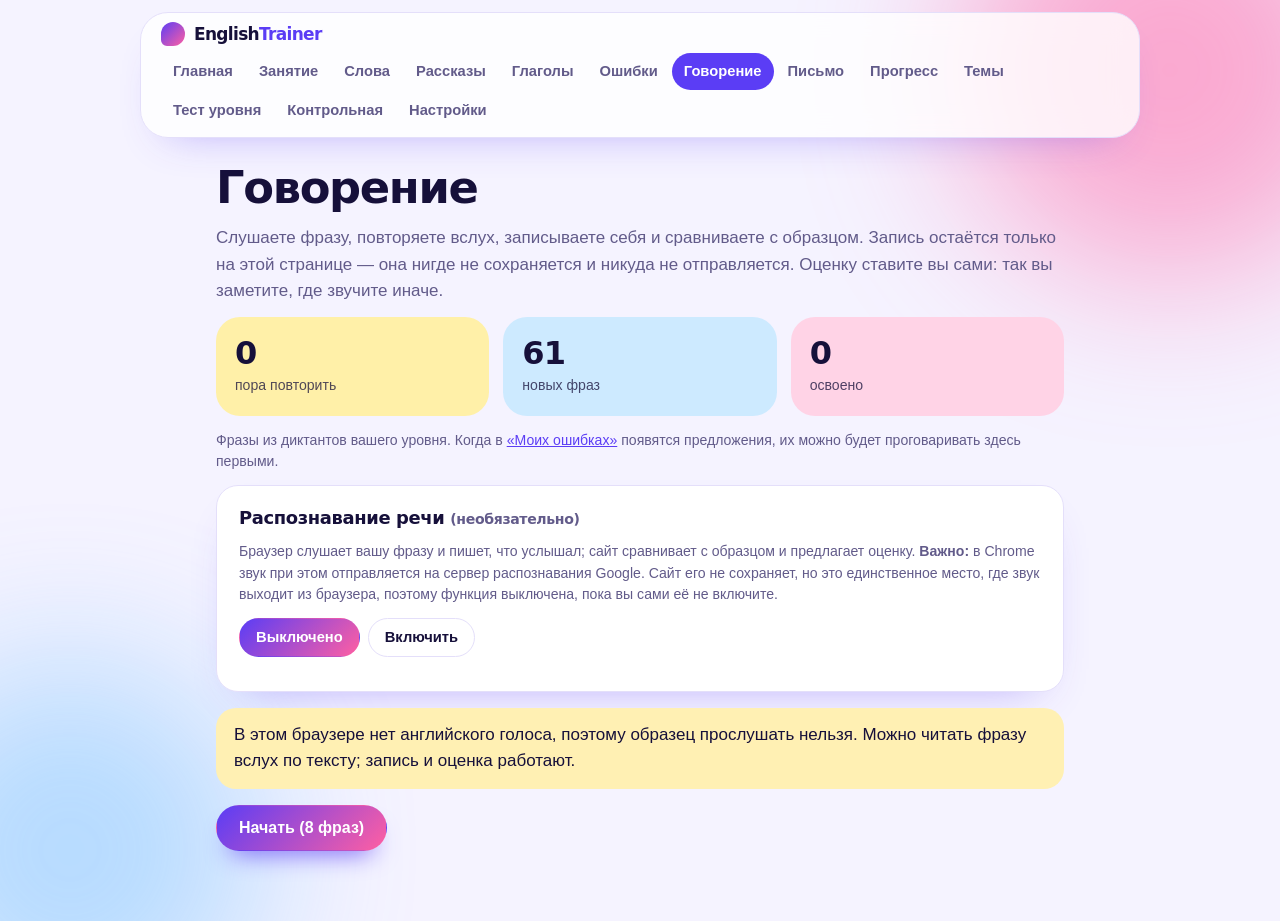
<file: speaking.html>
<!DOCTYPE html>
<html lang="ru">
<head>
  <meta charset="UTF-8">
  <meta name="viewport" content="width=device-width, initial-scale=1">
  <title>Говорение — English Trainer</title>
  <link rel="stylesheet" href="css/style.css">
</head>
<body>
  <header id="site-header"></header>

  <main>
    <h1>Говорение</h1>

    <!-- Старт: как это работает и сколько фраз на сегодня (заполняет скрипт) -->
    <section id="sp-setup">
      <p class="muted">Слушаете фразу, повторяете вслух, записываете себя и сравниваете с образцом.
        Запись остаётся только на этой странице — она нигде не сохраняется и никуда не отправляется.
        Оценку ставите вы сами: так вы заметите, где звучите иначе.</p>
      <div id="sp-stats"></div>
      <div id="sp-recog-setting"></div>
      <div id="sp-notice"></div>
      <div class="btn-row"><button type="button" class="btn btn-primary" id="sp-start">Начать</button></div>
    </section>

    <!-- Сессия: одна фраза за раз -->
    <section id="sp-session" class="hidden">
      <div class="test-top">
        <span class="muted" id="sp-source"></span>
        <span class="muted small" id="sp-counter"></span>
      </div>
      <div class="progress-bar"><div id="sp-progress"></div></div>
      <div class="card" id="sp-card"></div>
      <button type="button" class="btn btn-small" id="sp-stop">Закончить</button>
    </section>

    <!-- Итог -->
    <section id="sp-summary" class="hidden"></section>
  </main>

  <script src="js/data.js"></script>
  <script src="data/topics.js"></script>
  <script src="data/exercises/a1.js"></script>
  <script src="data/exercises/a2.js"></script>
  <script src="data/exercises/b1.js"></script>
  <script src="data/exercises/b2.js"></script>
  <script src="data/exercises/c1.js"></script>
  <script src="data/exercises/listen-a1.js"></script>
  <script src="data/exercises/listen-a2.js"></script>
  <script src="data/exercises/listen-b1.js"></script>
  <script src="data/exercises/listen-b2.js"></script>
  <script src="data/exercises/listen-c1.js"></script>
  <script src="data/reading/texts.js"></script>
  <script src="data/words/a1.js"></script>
  <script src="data/words/a2.js"></script>
  <script src="data/words/b1.js"></script>
  <script src="data/words/b2.js"></script>
  <script src="data/words/c1.js"></script>
  <script src="data/placement-test.js"></script>
  <script src="js/storage.js"></script>
  <script src="js/rules.js"></script>
  <script src="js/common.js"></script>
  <script src="js/speech.js"></script>
  <script src="js/validate.js"></script>
  <script src="js/level.js"></script>
  <script src="js/exercises.js"></script>
  <script src="js/words-store.js"></script>
  <script src="js/srs.js"></script>
  <script src="js/speaking.js"></script>
  <script src="js/pages/speaking.js"></script>
</body>
</html>
</file>
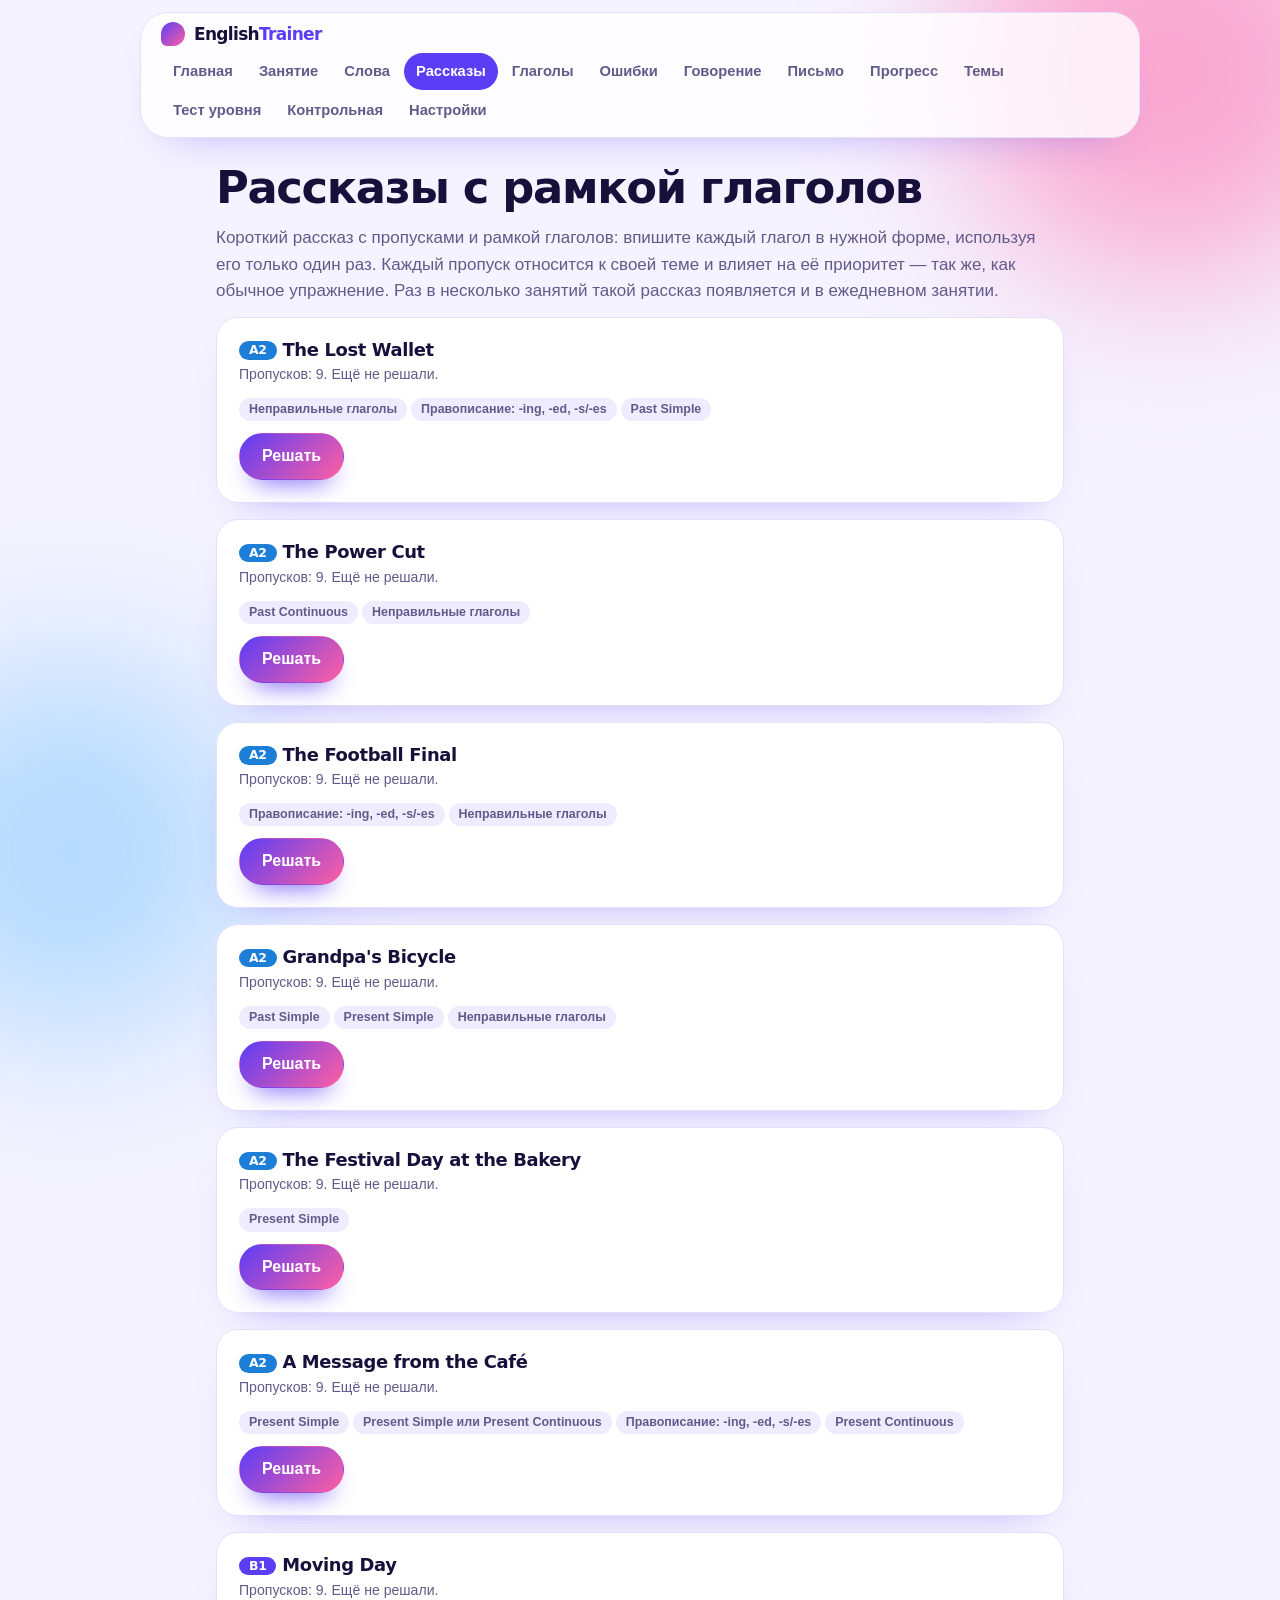
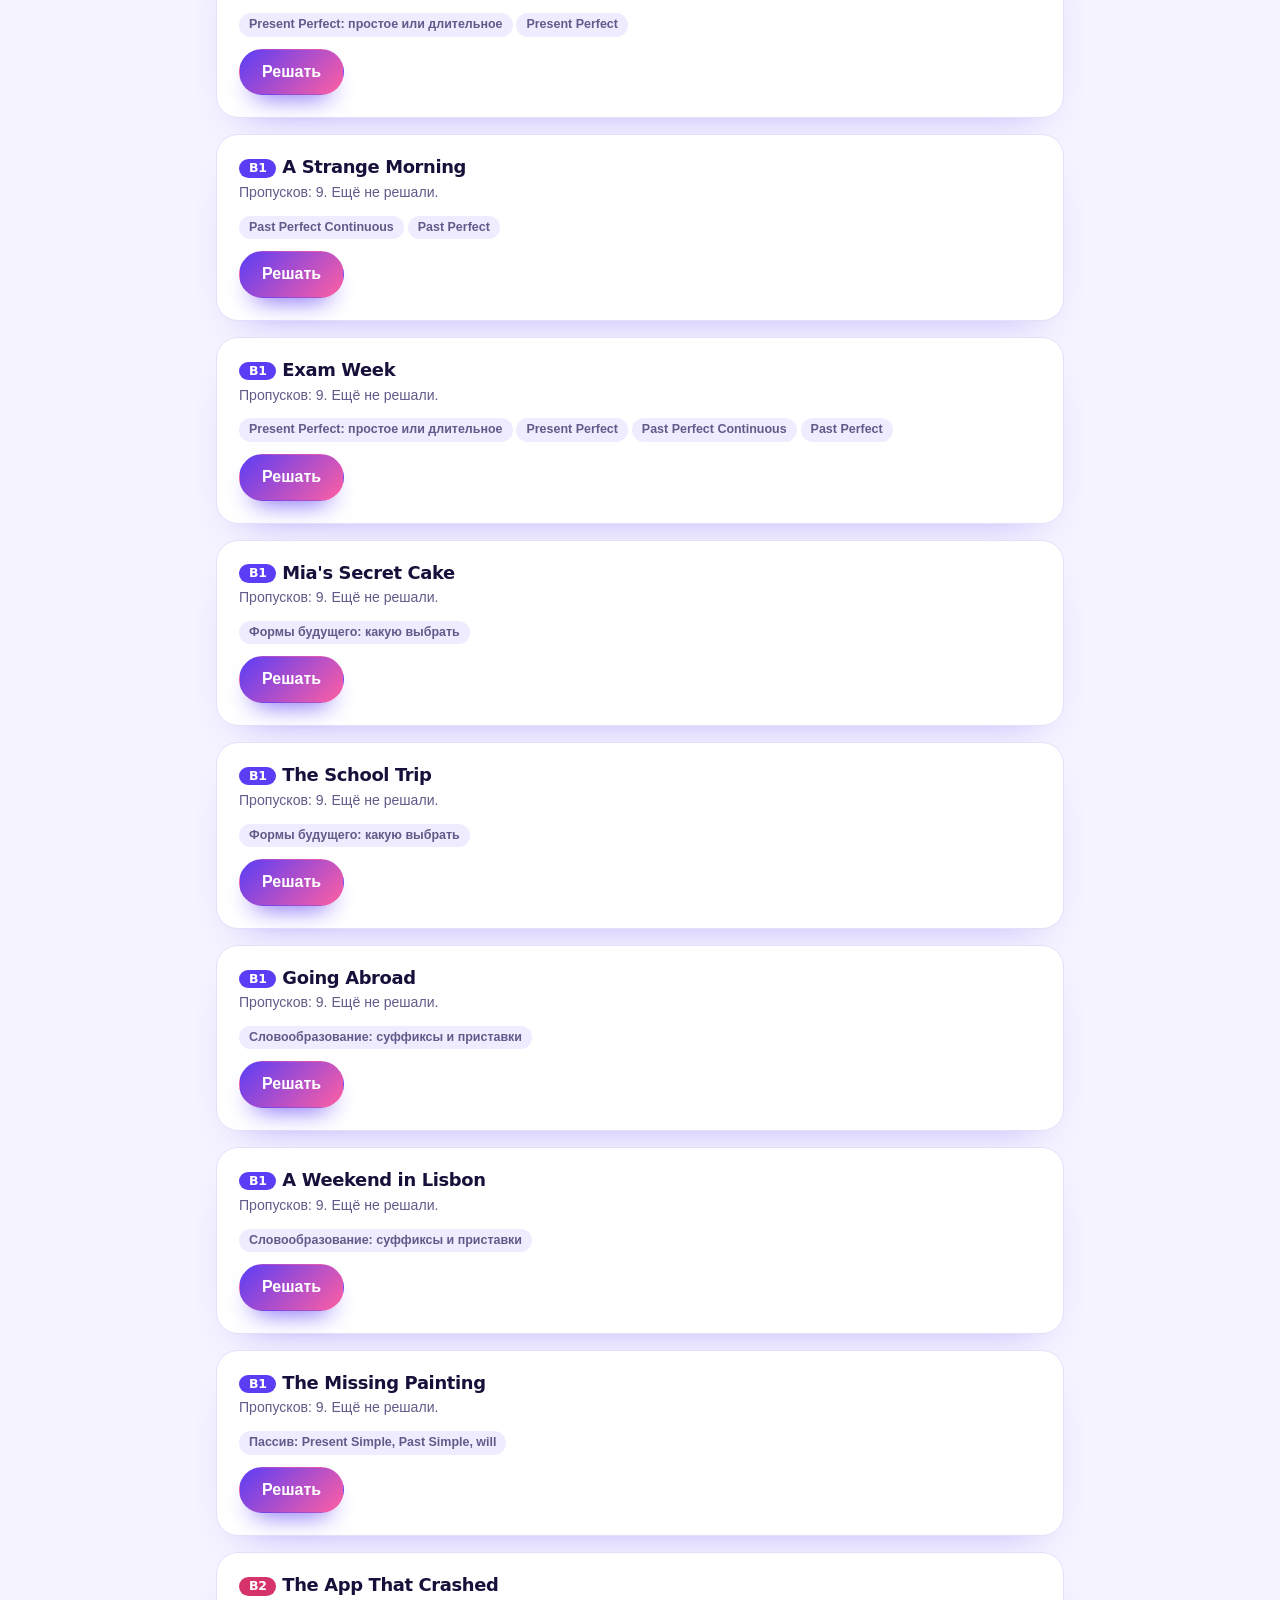
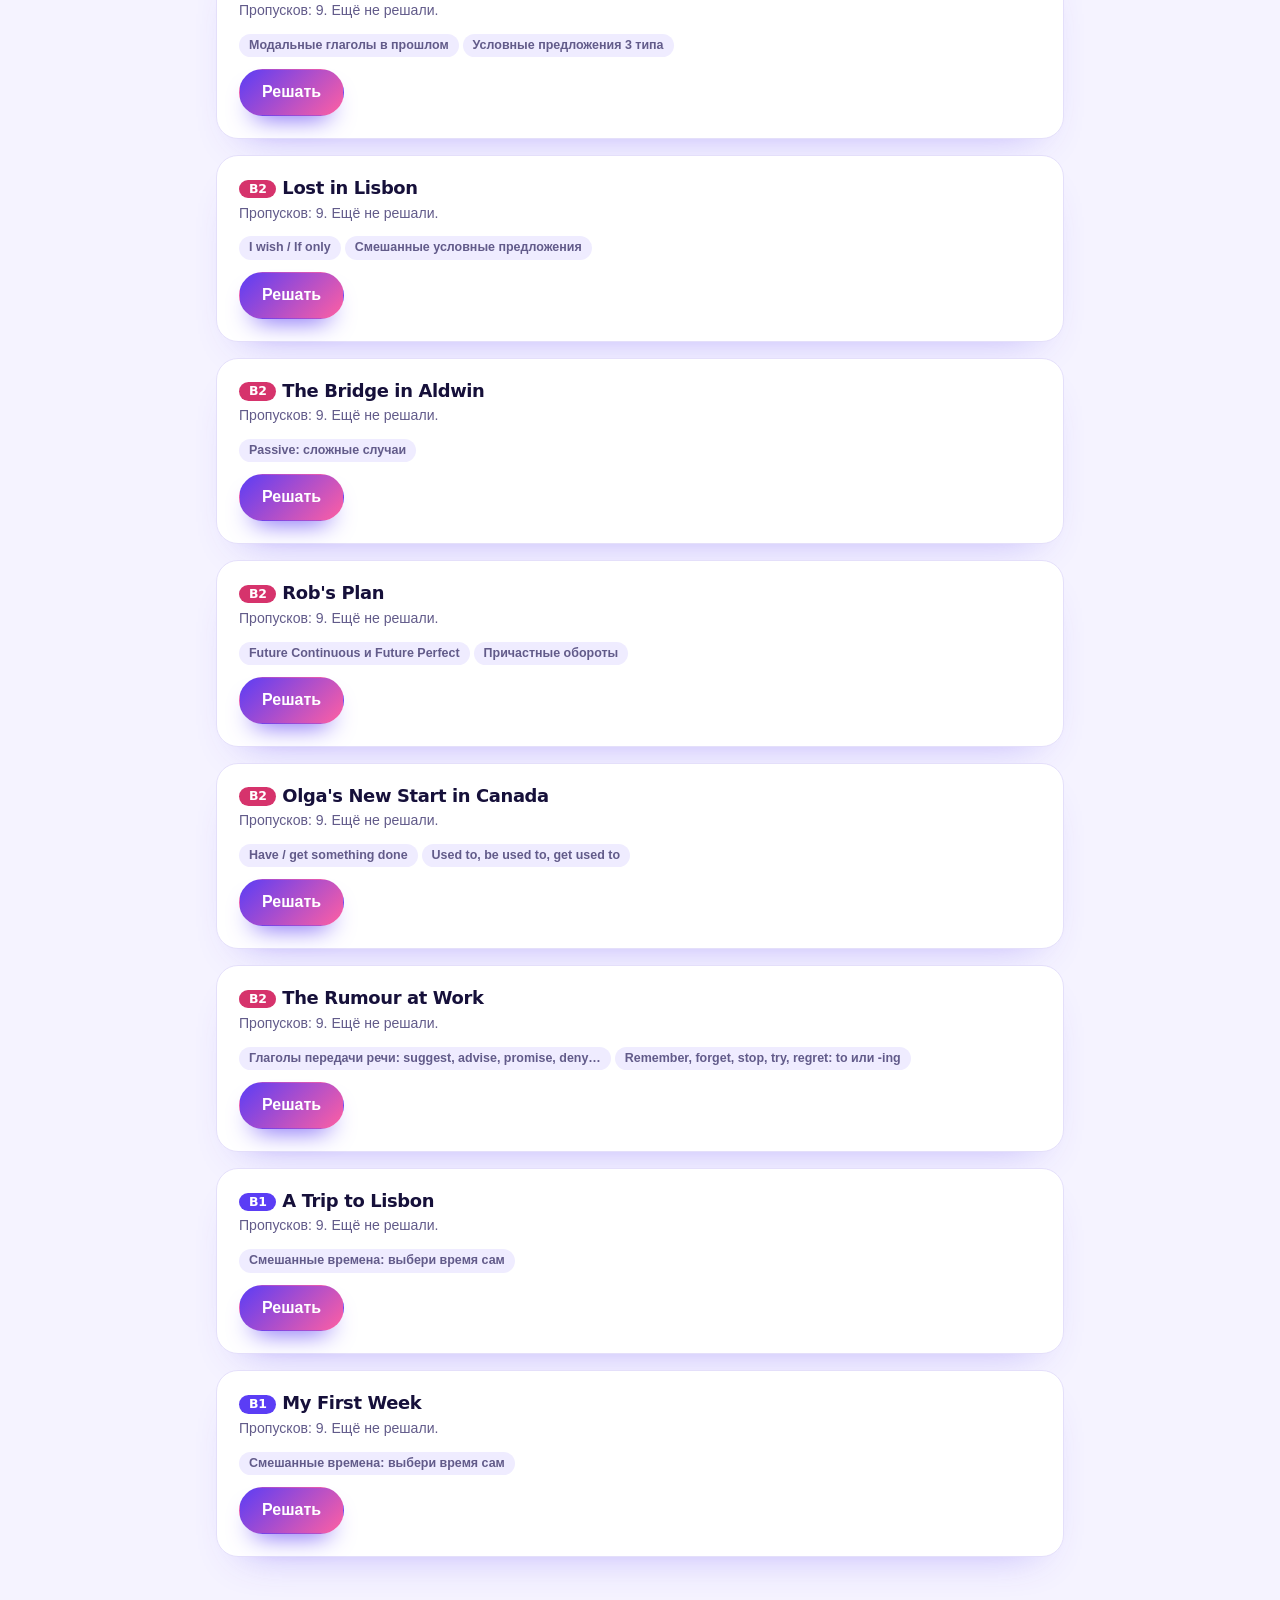
<file: stories.html>
<!DOCTYPE html>
<html lang="ru">
<head>
  <meta charset="UTF-8">
  <meta name="viewport" content="width=device-width, initial-scale=1">
  <title>Рассказы — English Trainer</title>
  <link rel="stylesheet" href="css/style.css">
</head>
<body>
  <header id="site-header"></header>

  <main>
    <!-- 1. Список рассказов -->
    <section id="view-list">
      <h1>Рассказы с рамкой глаголов</h1>
      <p class="muted">Короткий рассказ с пропусками и рамкой глаголов: впишите каждый глагол в нужной форме,
        используя его только один раз. Каждый пропуск относится к своей теме и влияет на её приоритет —
        так же, как обычное упражнение. Раз в несколько занятий такой рассказ появляется и в ежедневном занятии.</p>
      <div id="story-list"></div>
    </section>

    <!-- 2. Один рассказ -->
    <section id="view-story" class="hidden">
      <div class="card" id="story-card"></div>
      <button class="btn btn-small" id="back-btn">← К списку рассказов</button>
    </section>

    <!-- 3. Итог -->
    <section id="view-result" class="hidden"></section>
  </main>

  <script src="js/data.js"></script>
  <script src="data/topics.js"></script>
  <script src="data/exercises/a1.js"></script>
  <script src="data/exercises/a2.js"></script>
  <script src="data/exercises/b1.js"></script>
  <script src="data/exercises/b2.js"></script>
  <script src="data/exercises/c1.js"></script>
  <script src="data/exercises/listen-a1.js"></script>
  <script src="data/exercises/listen-a2.js"></script>
  <script src="data/exercises/listen-b1.js"></script>
  <script src="data/exercises/listen-b2.js"></script>
  <script src="data/exercises/listen-c1.js"></script>
  <script src="data/reading/texts.js"></script>
  <script src="data/stories/past.js"></script>
  <script src="data/stories/present.js"></script>
  <script src="data/stories/perfect.js"></script>
  <script src="data/stories/future.js"></script>
  <script src="data/stories/wordformation.js"></script>
  <script src="data/stories/passive.js"></script>
  <script src="data/stories/b2.js"></script>
  <script src="data/stories/mixed.js"></script>
  <script src="data/words/a1.js"></script>
  <script src="data/words/a2.js"></script>
  <script src="data/words/b1.js"></script>
  <script src="data/words/b2.js"></script>
  <script src="data/words/c1.js"></script>
  <script src="data/placement-test.js"></script>
  <script src="js/storage.js"></script>
  <script src="js/rules.js"></script>
  <script src="js/common.js"></script>
  <script src="js/speech.js"></script>
  <script src="js/validate.js"></script>
  <script src="js/level.js"></script>
  <script src="js/exercises.js"></script>
  <script src="js/story.js"></script>
  <script src="js/pages/stories.js"></script>
</body>
</html>
</file>
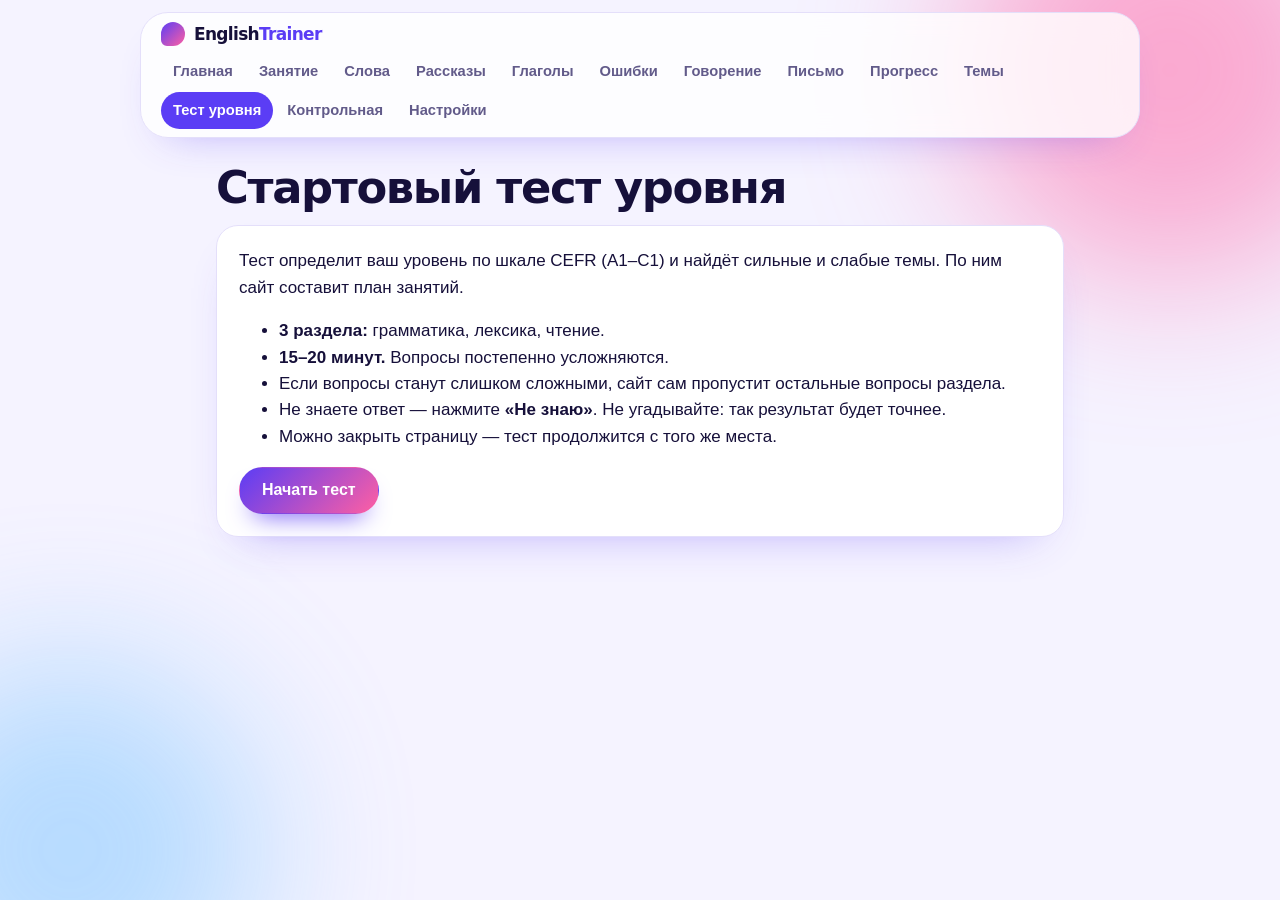
<file: test.html>
<!DOCTYPE html>
<html lang="ru">
<head>
  <meta charset="UTF-8">
  <meta name="viewport" content="width=device-width, initial-scale=1">
  <title>Тест уровня — English Trainer</title>
  <link rel="stylesheet" href="css/style.css">
</head>
<body>
  <header id="site-header"></header>

  <main>
    <!-- Страница состоит из трёх «экранов». Скрипт показывает один из них. -->

    <!-- 1. Вступление -->
    <section id="view-intro" class="hidden">
      <h1>Стартовый тест уровня</h1>
      <div id="intro-previous"></div>
      <div class="card">
        <p>Тест определит ваш уровень по шкале CEFR (A1–C1) и найдёт сильные и слабые темы.
           По ним сайт составит план занятий.</p>
        <ul>
          <li><b>3 раздела:</b> грамматика, лексика, чтение.</li>
          <li><b>15–20 минут.</b> Вопросы постепенно усложняются.</li>
          <li>Если вопросы станут слишком сложными, сайт сам пропустит остальные вопросы раздела.</li>
          <li>Не знаете ответ — нажмите <b>«Не знаю»</b>. Не угадывайте: так результат будет точнее.</li>
          <li>Можно закрыть страницу — тест продолжится с того же места.</li>
        </ul>
        <div class="btn-row" id="intro-buttons"></div>
      </div>
    </section>

    <!-- 2. Вопрос -->
    <section id="view-question" class="hidden">
      <div class="test-top">
        <span id="q-section" class="muted"></span>
        <span id="q-counter" class="muted small"></span>
      </div>
      <div class="progress-bar"><div id="q-progress"></div></div>

      <div id="q-passage"></div>
      <div class="card">
        <p class="question" id="q-text"></p>
        <div class="options" id="q-options"></div>
        <div class="btn-row">
          <button class="btn btn-primary" id="next-btn" disabled>Далее</button>
          <button class="btn" id="dont-know-btn">Не знаю</button>
        </div>
      </div>
      <p class="muted small">На компьютере: клавиши 1–4 — выбор ответа, Enter — далее.</p>
      <button class="btn btn-small" id="quit-btn">Прервать тест</button>
    </section>

    <!-- 3. Результат -->
    <section id="view-result" class="hidden"></section>
  </main>

  <script src="js/data.js"></script>
  <script src="data/topics.js"></script>
  <script src="data/exercises/a1.js"></script>
  <script src="data/exercises/a2.js"></script>
  <script src="data/exercises/b1.js"></script>
  <script src="data/exercises/b2.js"></script>
  <script src="data/exercises/c1.js"></script>
  <script src="data/exercises/listen-a1.js"></script>
  <script src="data/exercises/listen-a2.js"></script>
  <script src="data/exercises/listen-b1.js"></script>
  <script src="data/exercises/listen-b2.js"></script>
  <script src="data/exercises/listen-c1.js"></script>
  <script src="data/reading/texts.js"></script>
  <script src="data/words/a1.js"></script>
  <script src="data/words/a2.js"></script>
  <script src="data/words/b1.js"></script>
  <script src="data/words/b2.js"></script>
  <script src="data/words/c1.js"></script>
  <script src="data/placement-test.js"></script>
  <script src="data/checkpoints.js"></script>
  <script src="js/storage.js"></script>
  <script src="js/rules.js"></script>
  <script src="js/common.js"></script>
  <script src="js/validate.js"></script>
  <script src="js/level.js"></script>
  <script src="js/pages/test.js"></script>
</body>
</html>
</file>
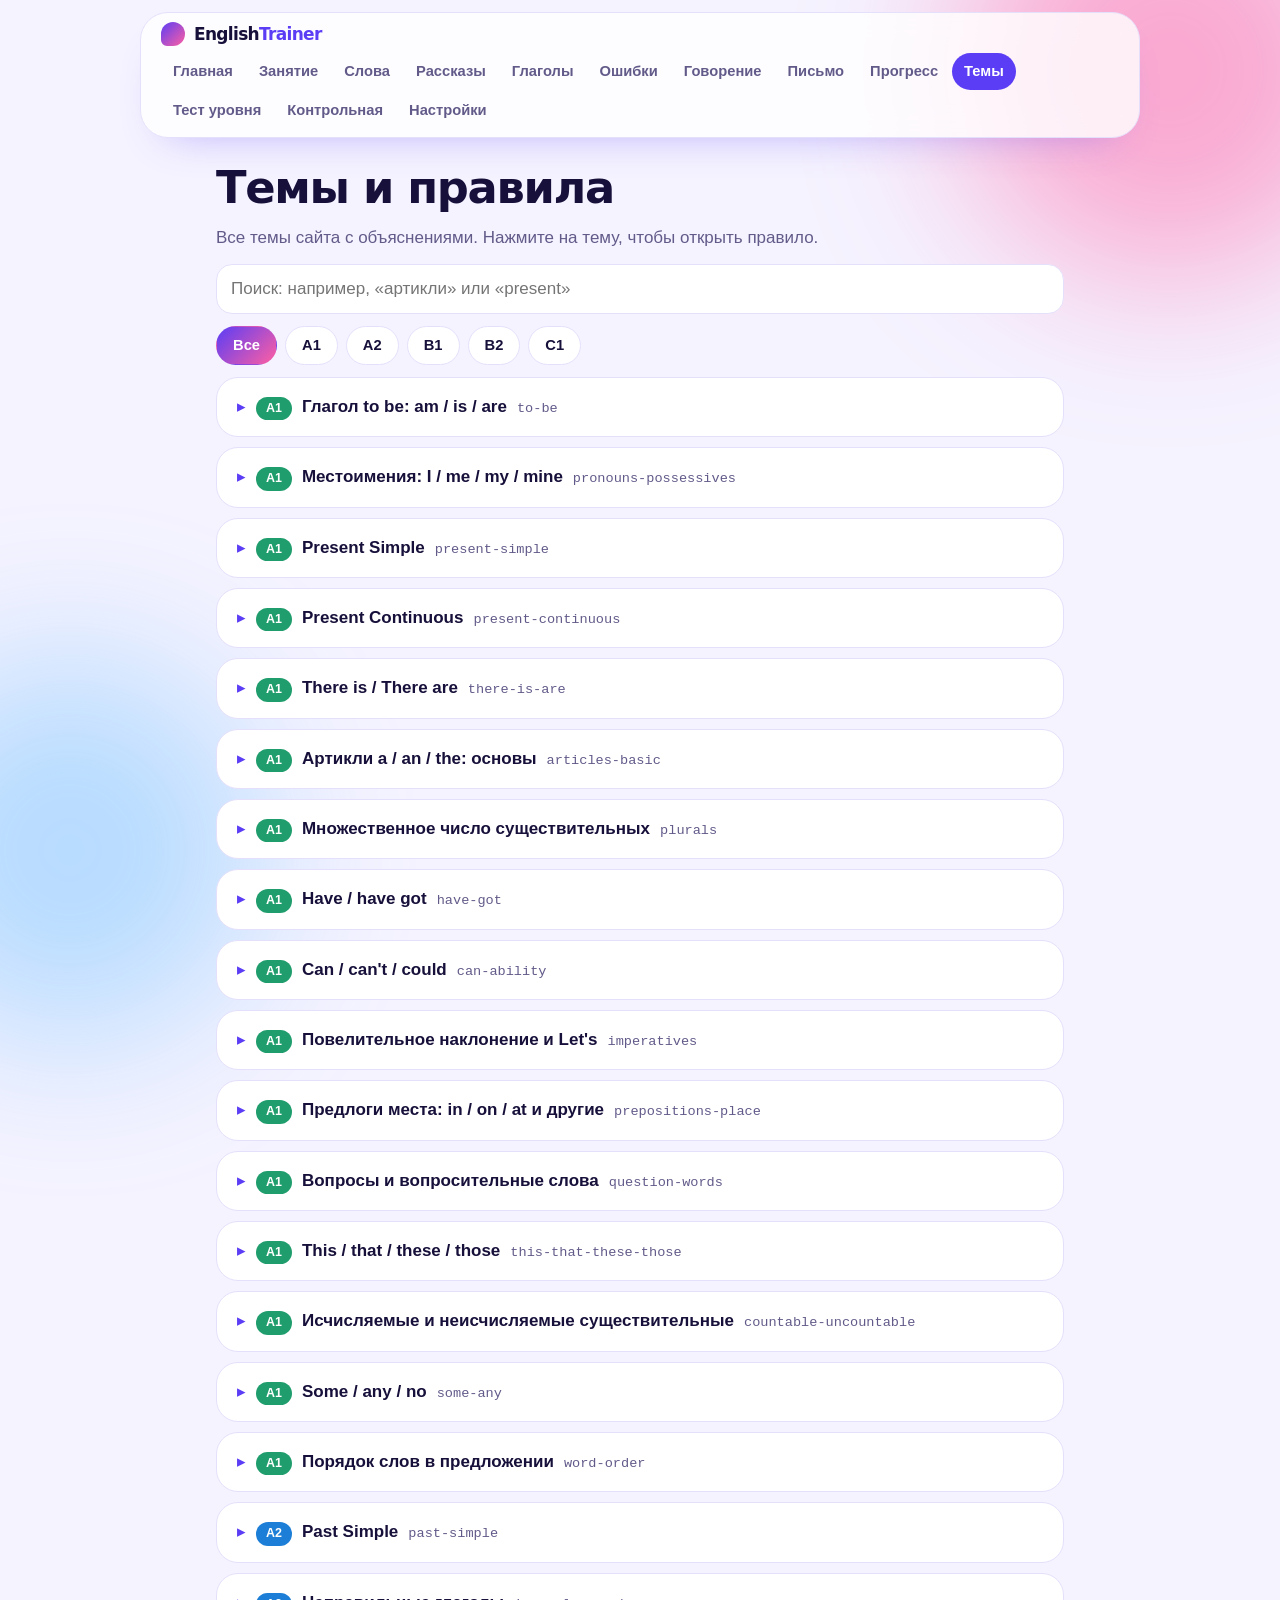
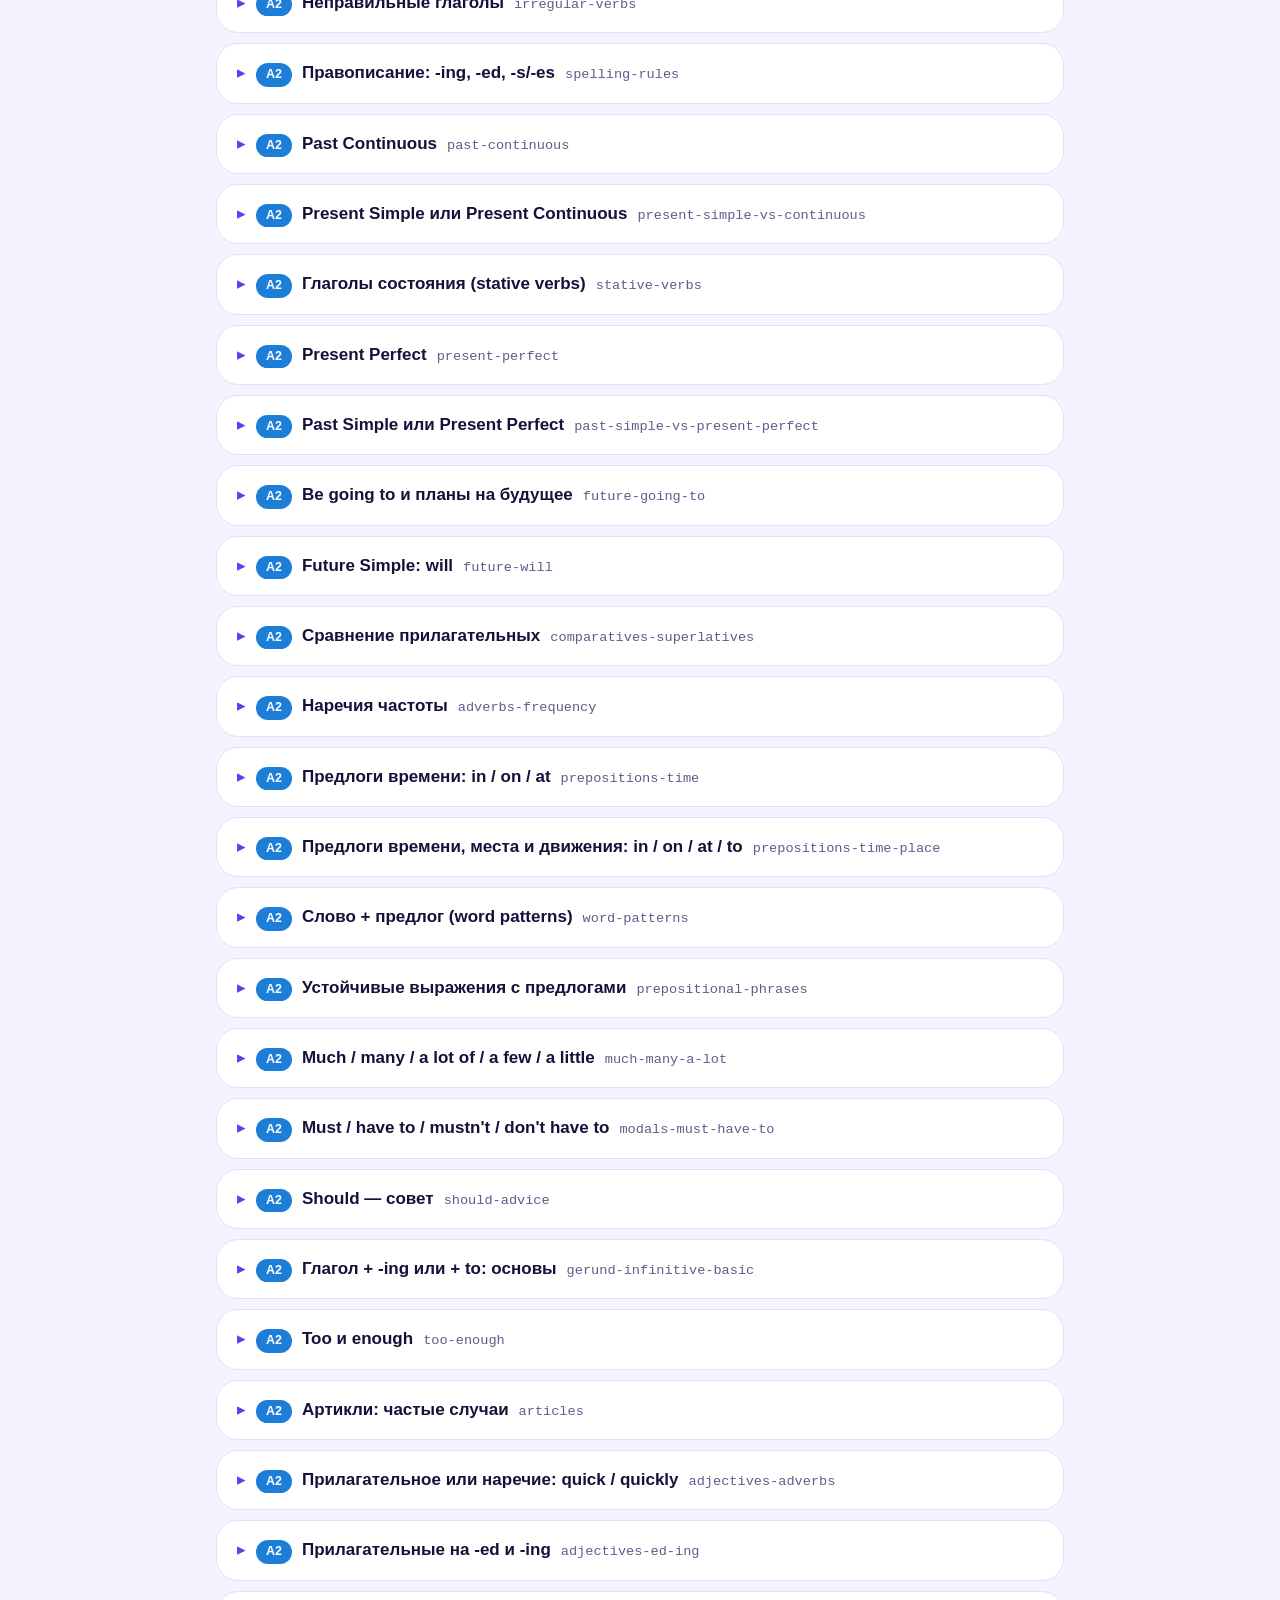
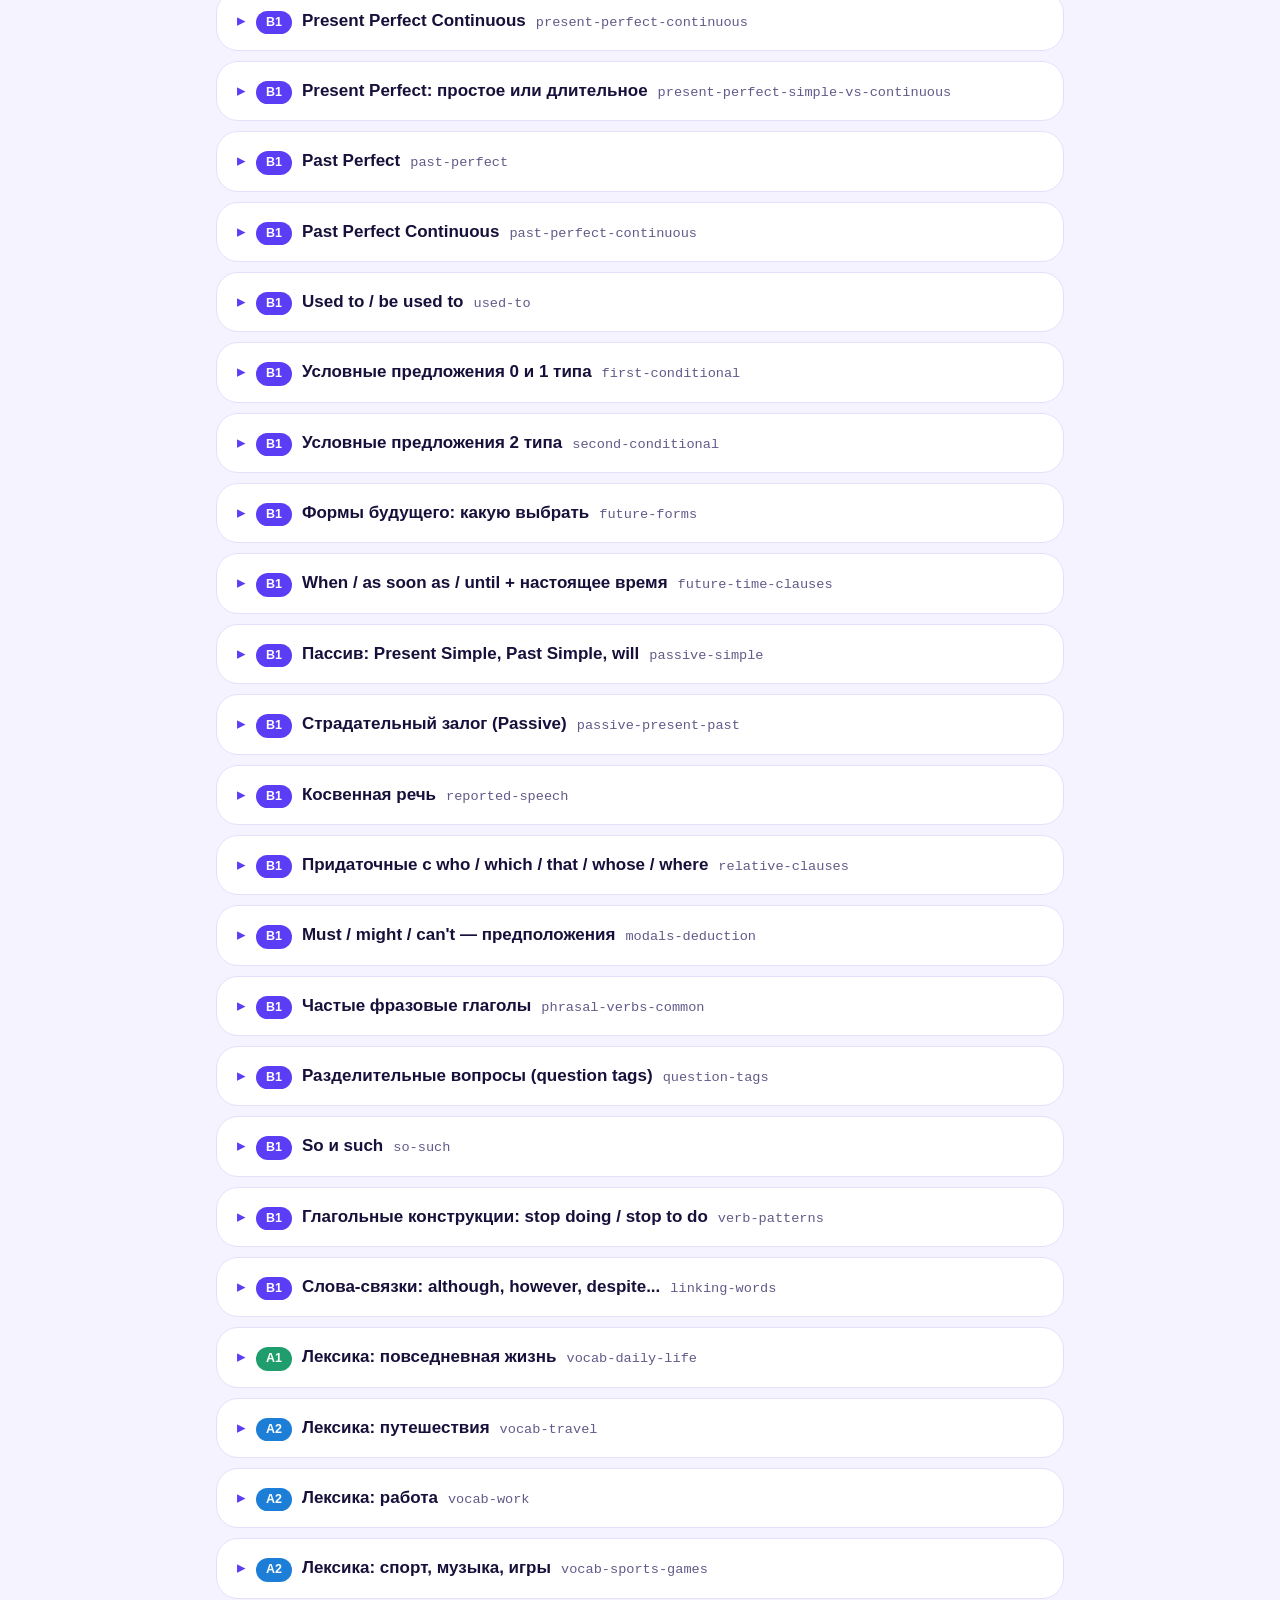
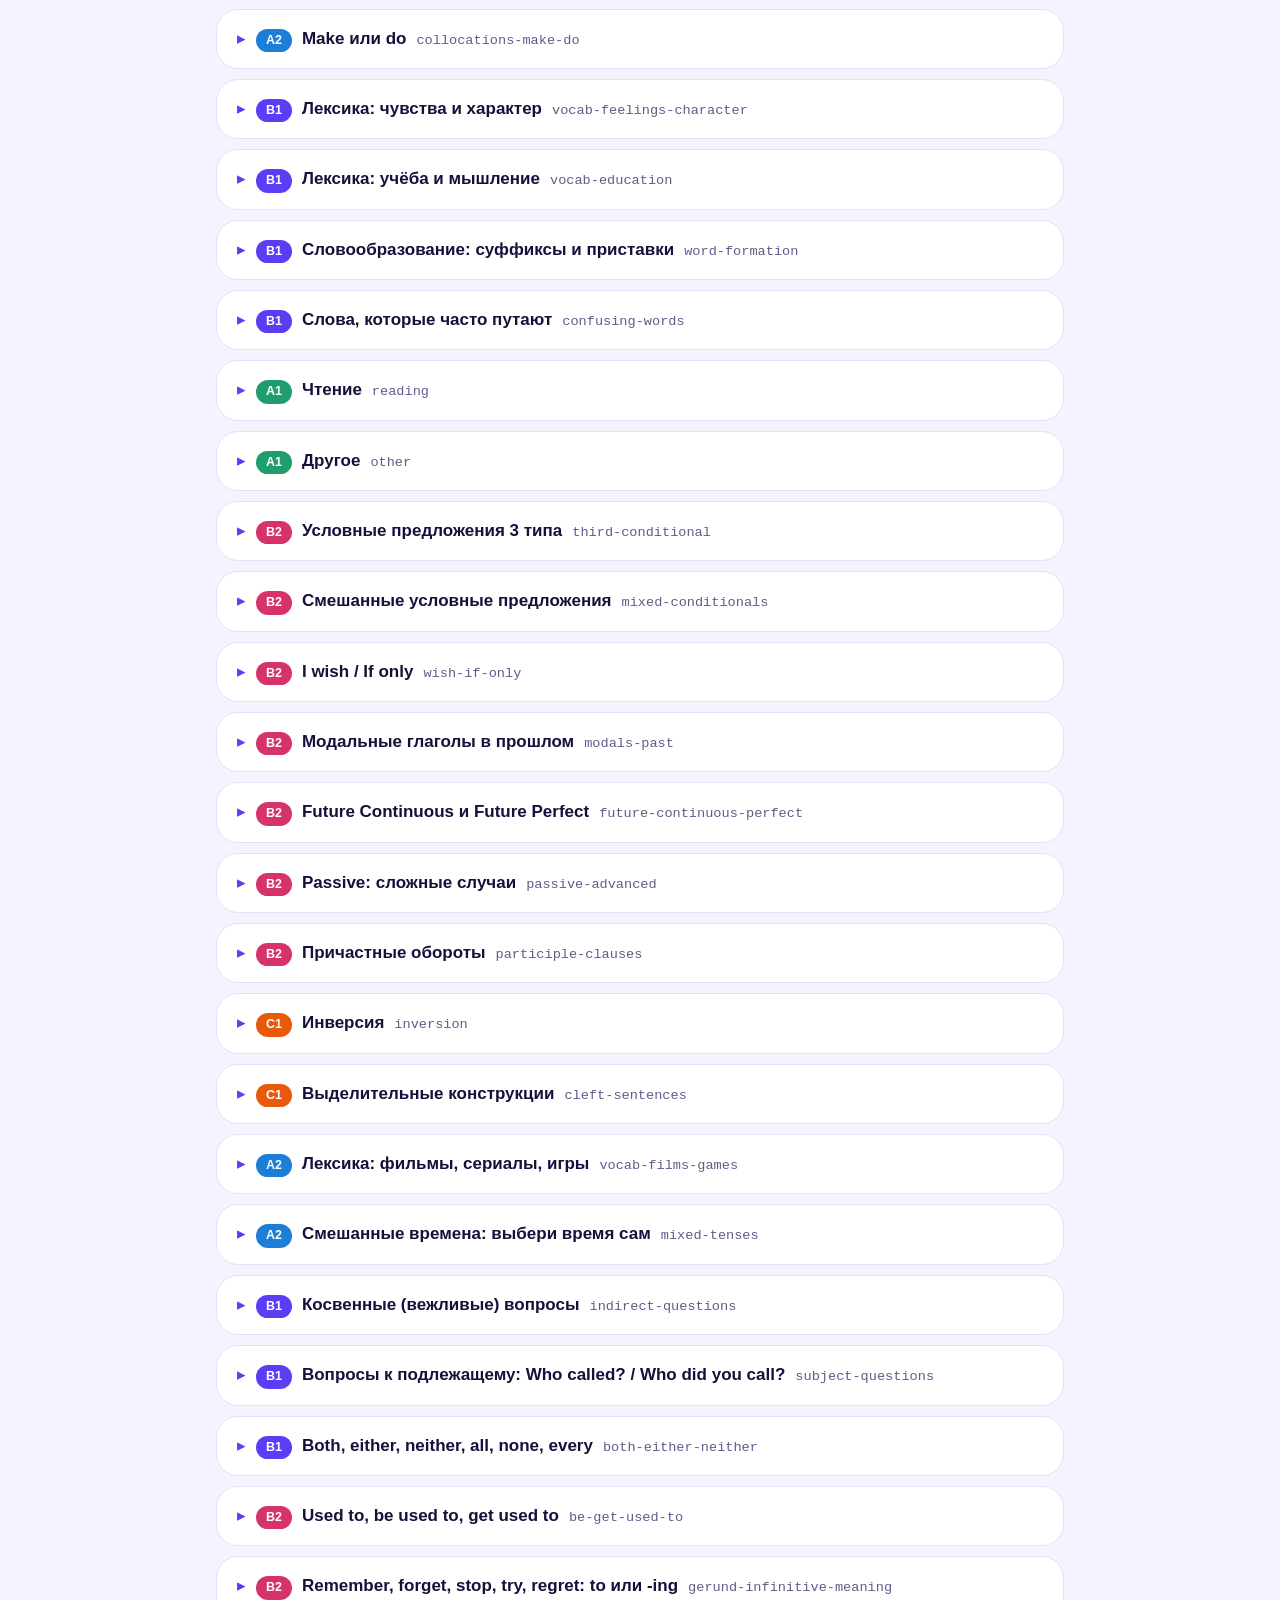
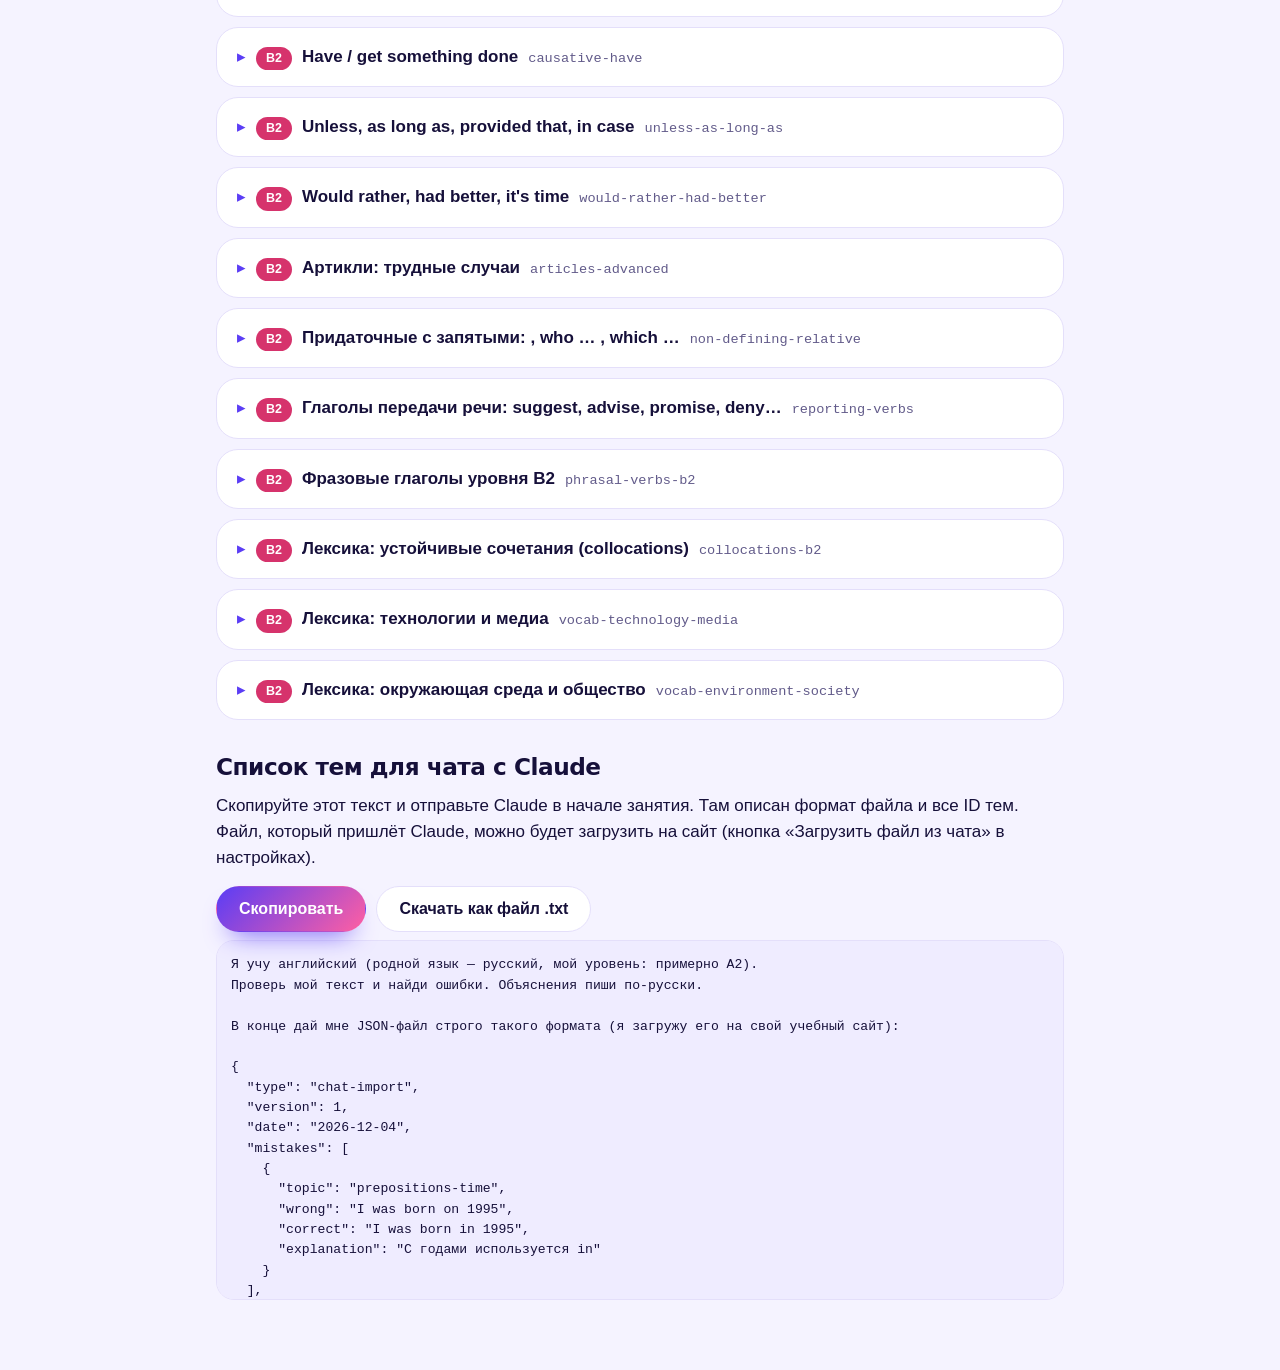
<file: topics.html>
<!DOCTYPE html>
<html lang="ru">
<head>
  <meta charset="UTF-8">
  <meta name="viewport" content="width=device-width, initial-scale=1">
  <title>Темы — English Trainer</title>
  <link rel="stylesheet" href="css/style.css">
</head>
<body>
  <header id="site-header"></header>

  <main>
    <h1>Темы и правила</h1>
    <p class="muted">Все темы сайта с объяснениями. Нажмите на тему, чтобы открыть правило.</p>

    <!-- Фильтры -->
    <input type="search" id="search" placeholder="Поиск: например, «артикли» или «present»">
    <div class="chips" id="level-filter"></div>

    <!-- Сюда скрипт выведет список тем -->
    <div id="topic-list"></div>

    <!-- Блок для чата с Claude -->
    <h2 id="for-claude">Список тем для чата с Claude</h2>
    <p>
      Скопируйте этот текст и отправьте Claude в начале занятия. Там описан формат файла
      и все ID тем. Файл, который пришлёт Claude, можно будет загрузить на сайт
      (кнопка «Загрузить файл из чата» в настройках).
    </p>
    <div class="btn-row">
      <button class="btn btn-primary" id="copy-btn">Скопировать</button>
      <button class="btn" id="download-btn">Скачать как файл .txt</button>
    </div>
    <pre class="copy-block" id="claude-text"></pre>
  </main>

  <!-- Данные (порядок важен: сначала js/data.js) -->
  <script src="js/data.js"></script>
  <script src="data/topics.js"></script>
  <script src="data/exercises/a1.js"></script>
  <script src="data/exercises/a2.js"></script>
  <script src="data/exercises/b1.js"></script>
  <script src="data/exercises/b2.js"></script>
  <script src="data/exercises/c1.js"></script>
  <script src="data/exercises/listen-a1.js"></script>
  <script src="data/exercises/listen-a2.js"></script>
  <script src="data/exercises/listen-b1.js"></script>
  <script src="data/exercises/listen-b2.js"></script>
  <script src="data/exercises/listen-c1.js"></script>
  <script src="data/reading/texts.js"></script>
  <script src="data/words/a1.js"></script>
  <script src="data/words/a2.js"></script>
  <script src="data/words/b1.js"></script>
  <script src="data/words/b2.js"></script>
  <script src="data/words/c1.js"></script>
  <script src="data/placement-test.js"></script>
  <!-- Код -->
  <script src="js/storage.js"></script>
  <script src="js/rules.js"></script>
  <script src="js/common.js"></script>
  <script src="js/speech.js"></script>
  <script src="js/validate.js"></script>
  <script src="js/chat-import.js"></script>
  <script src="js/pages/topics.js"></script>
</body>
</html>
</file>
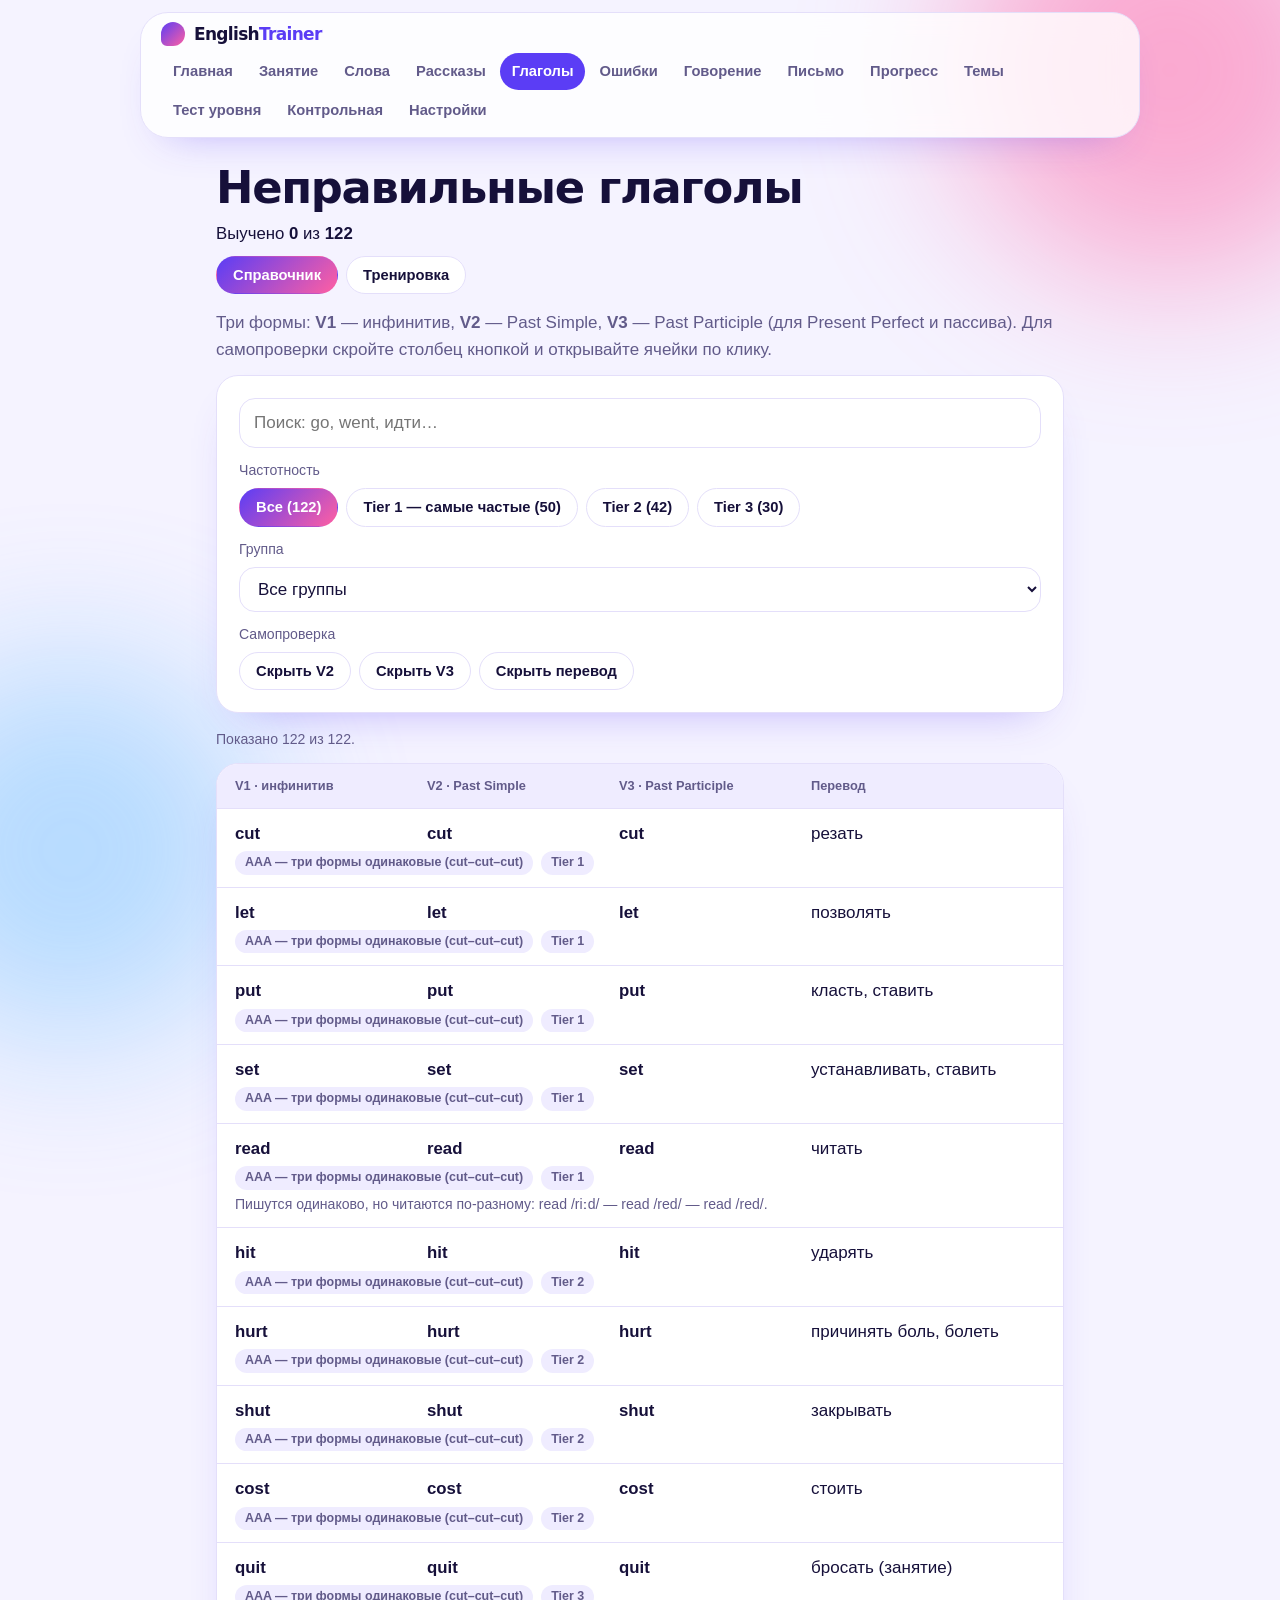
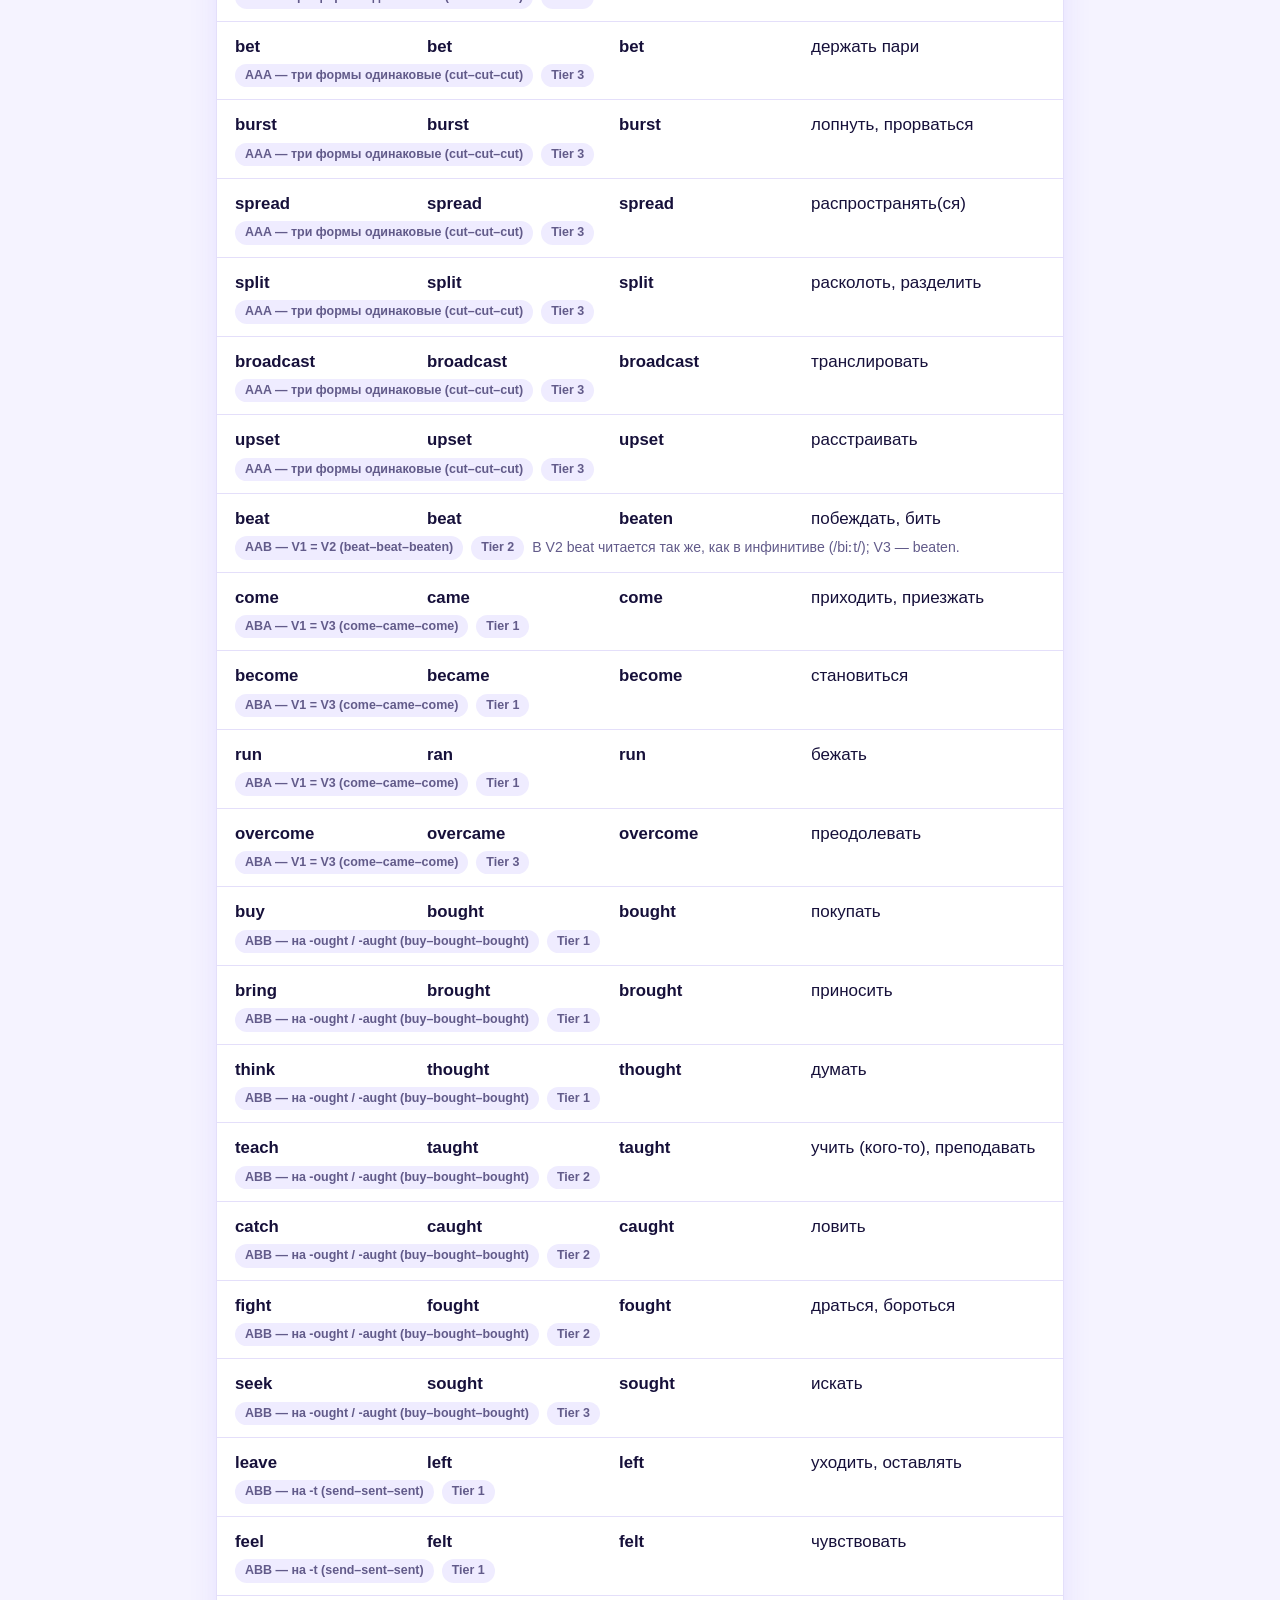
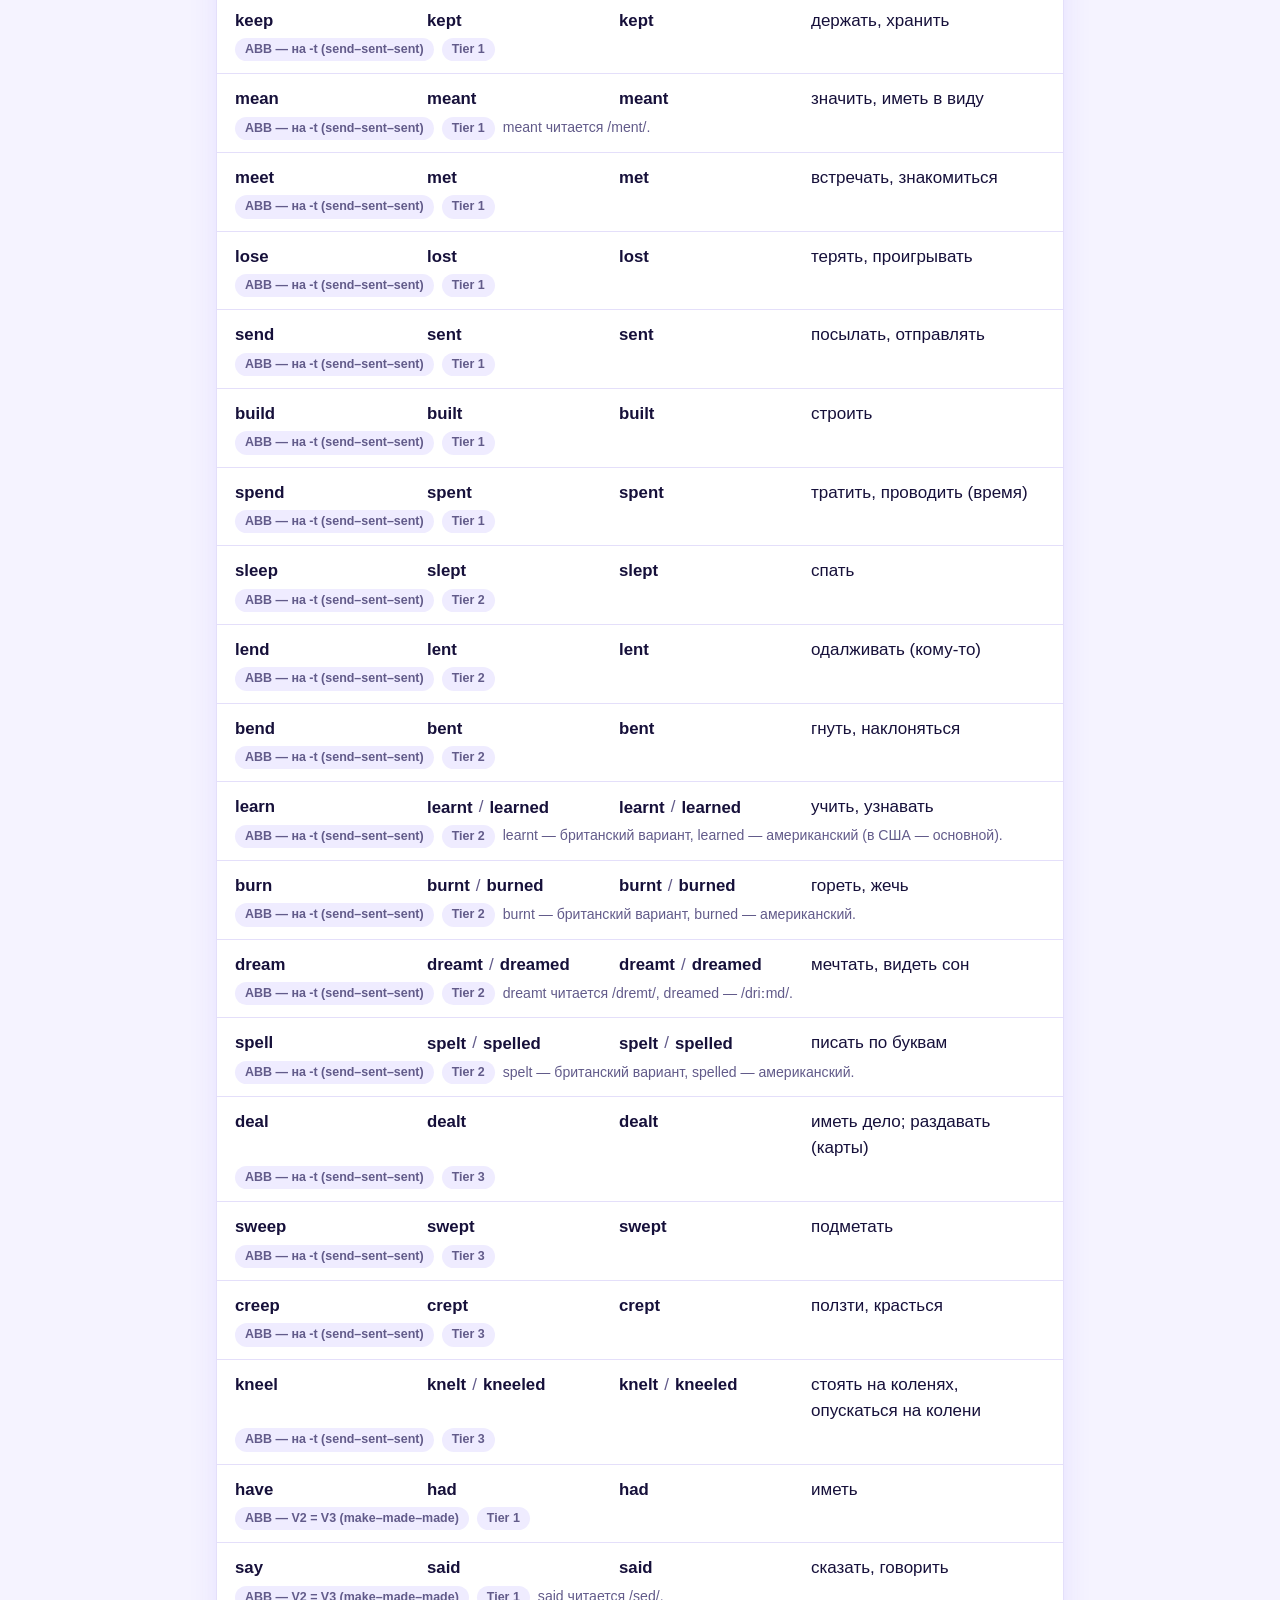
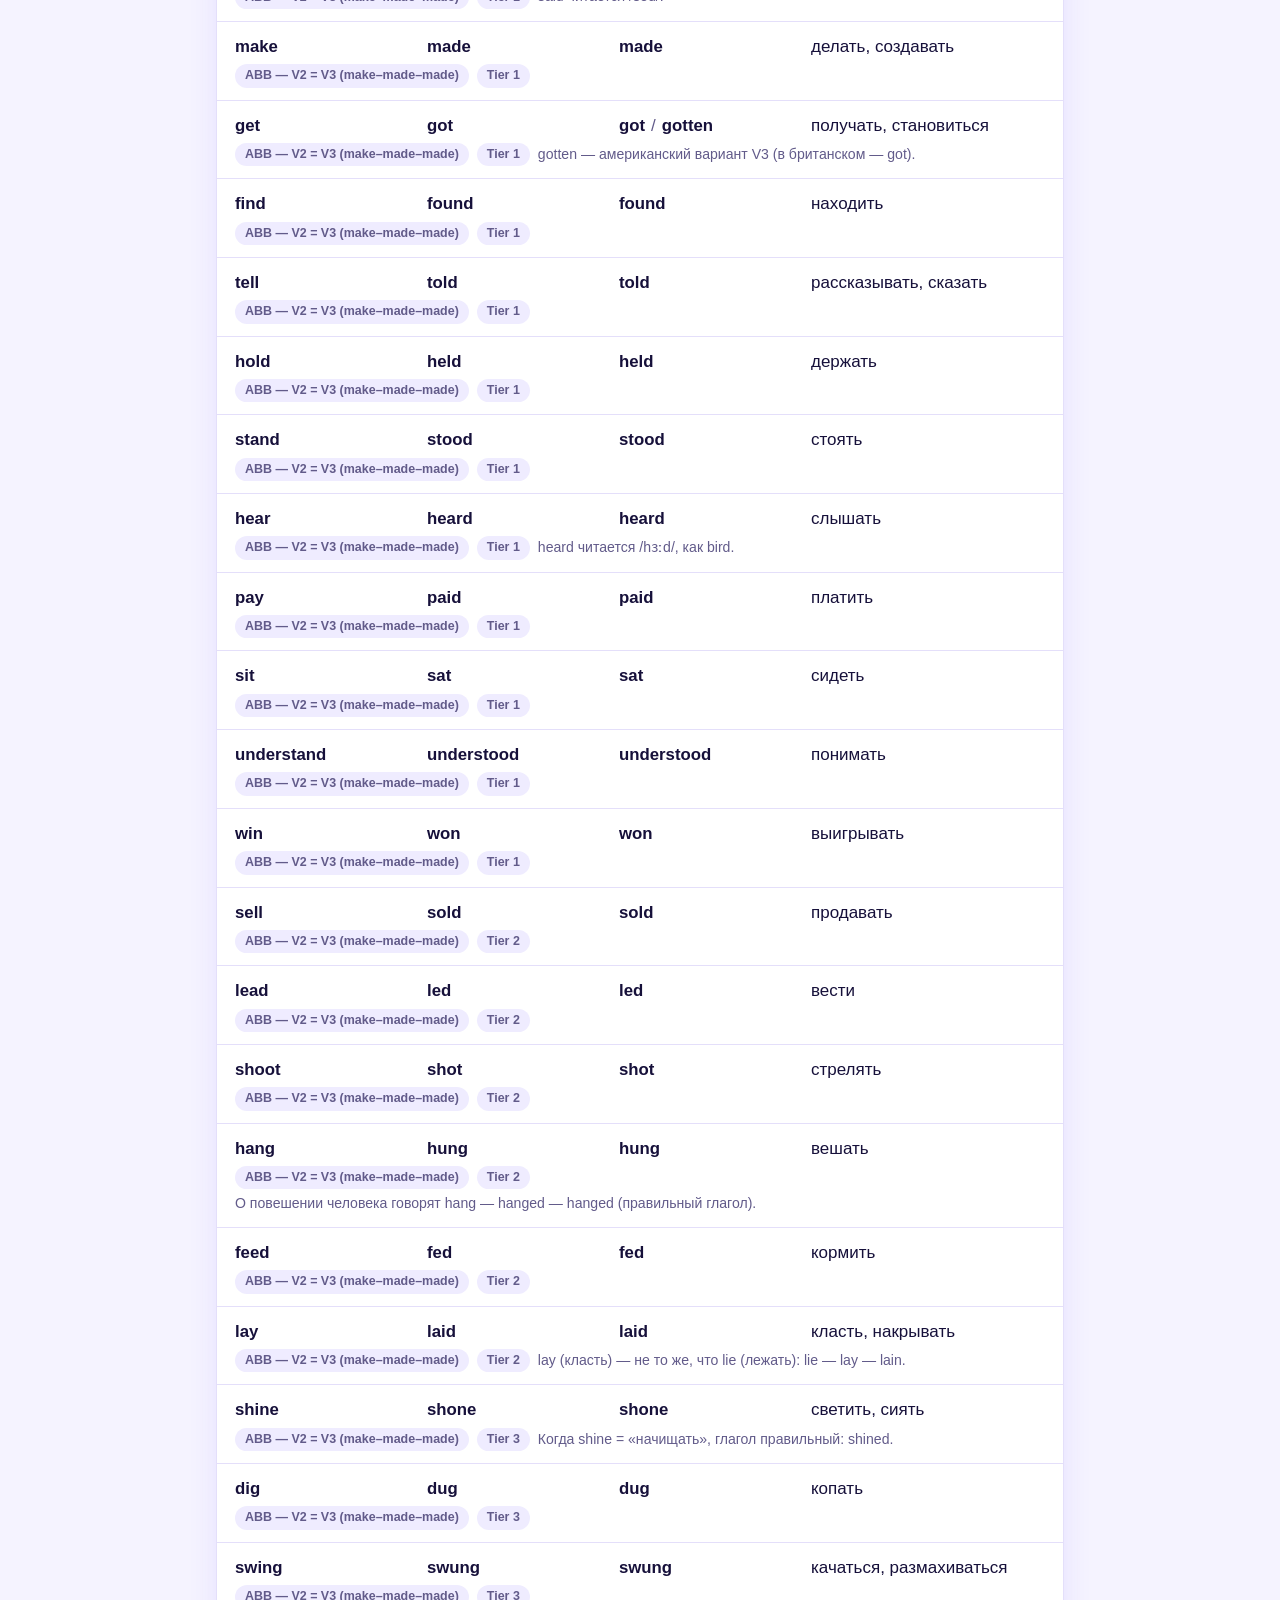
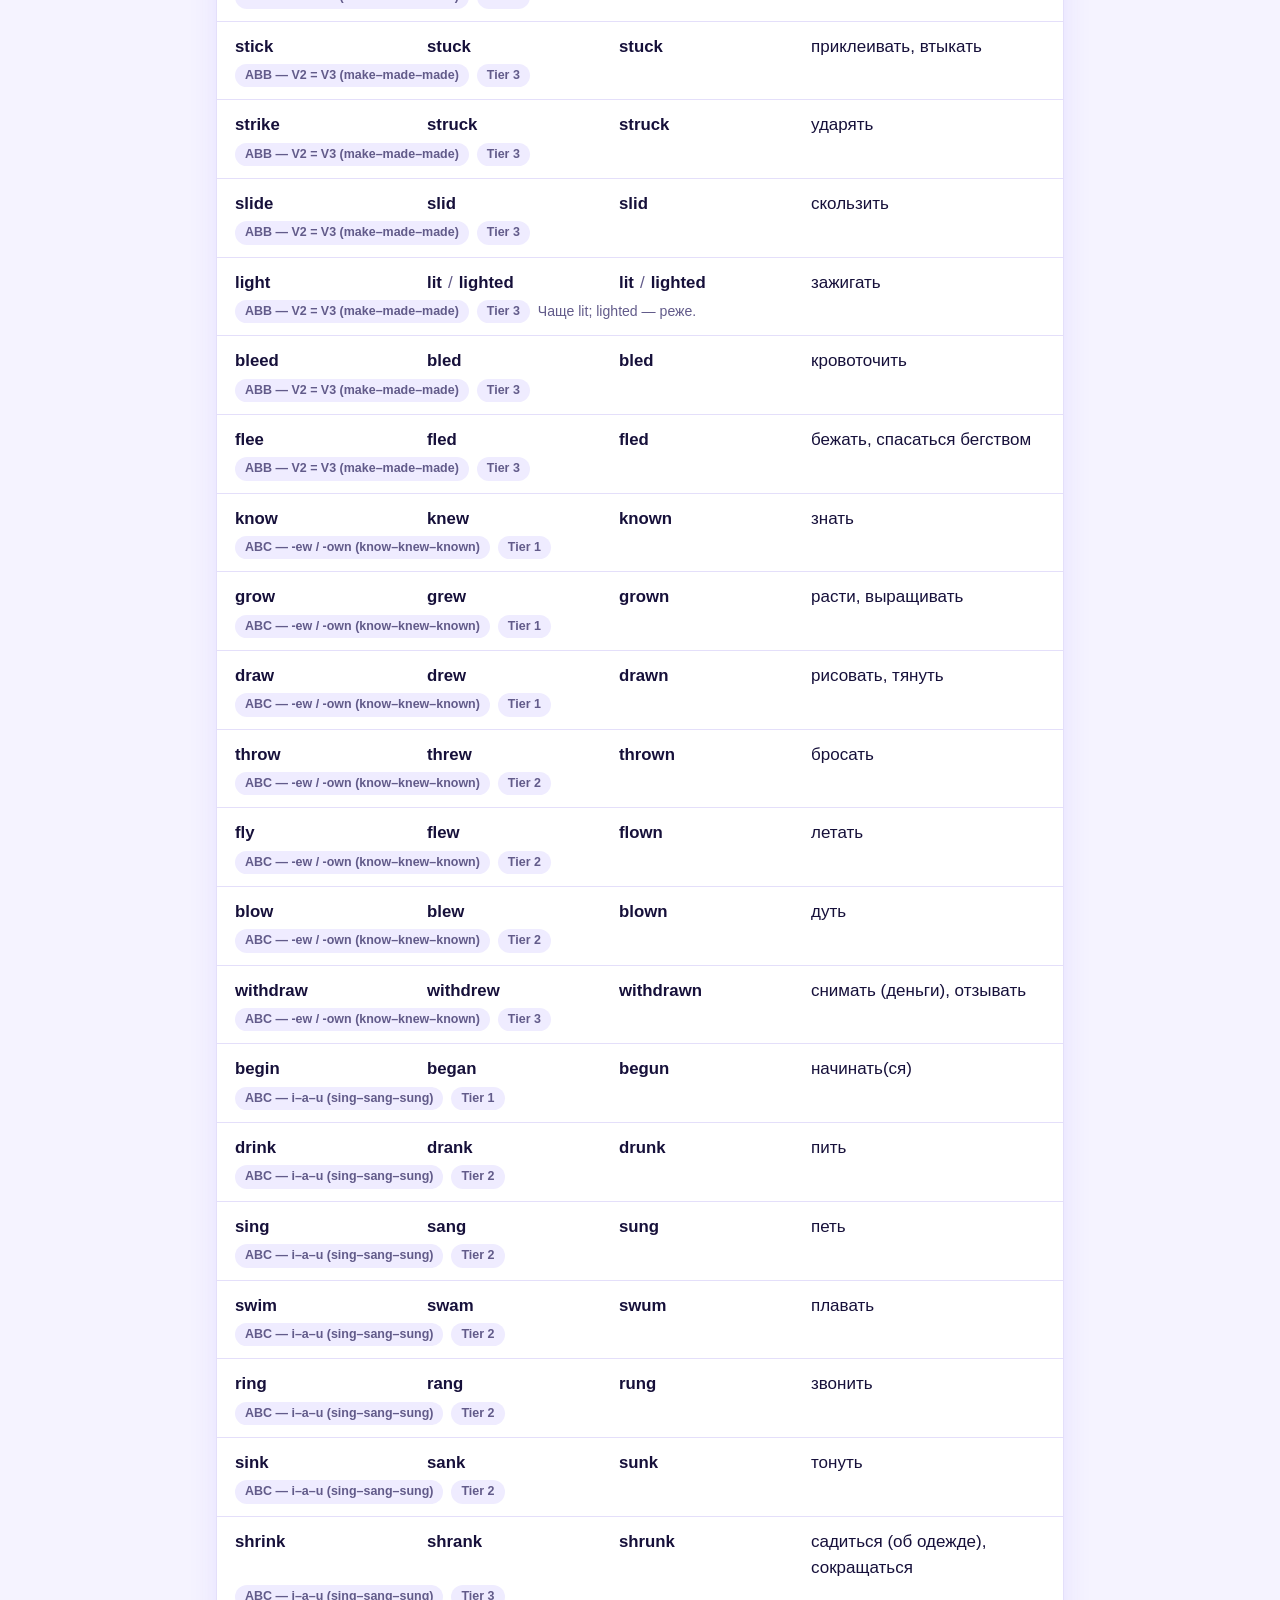
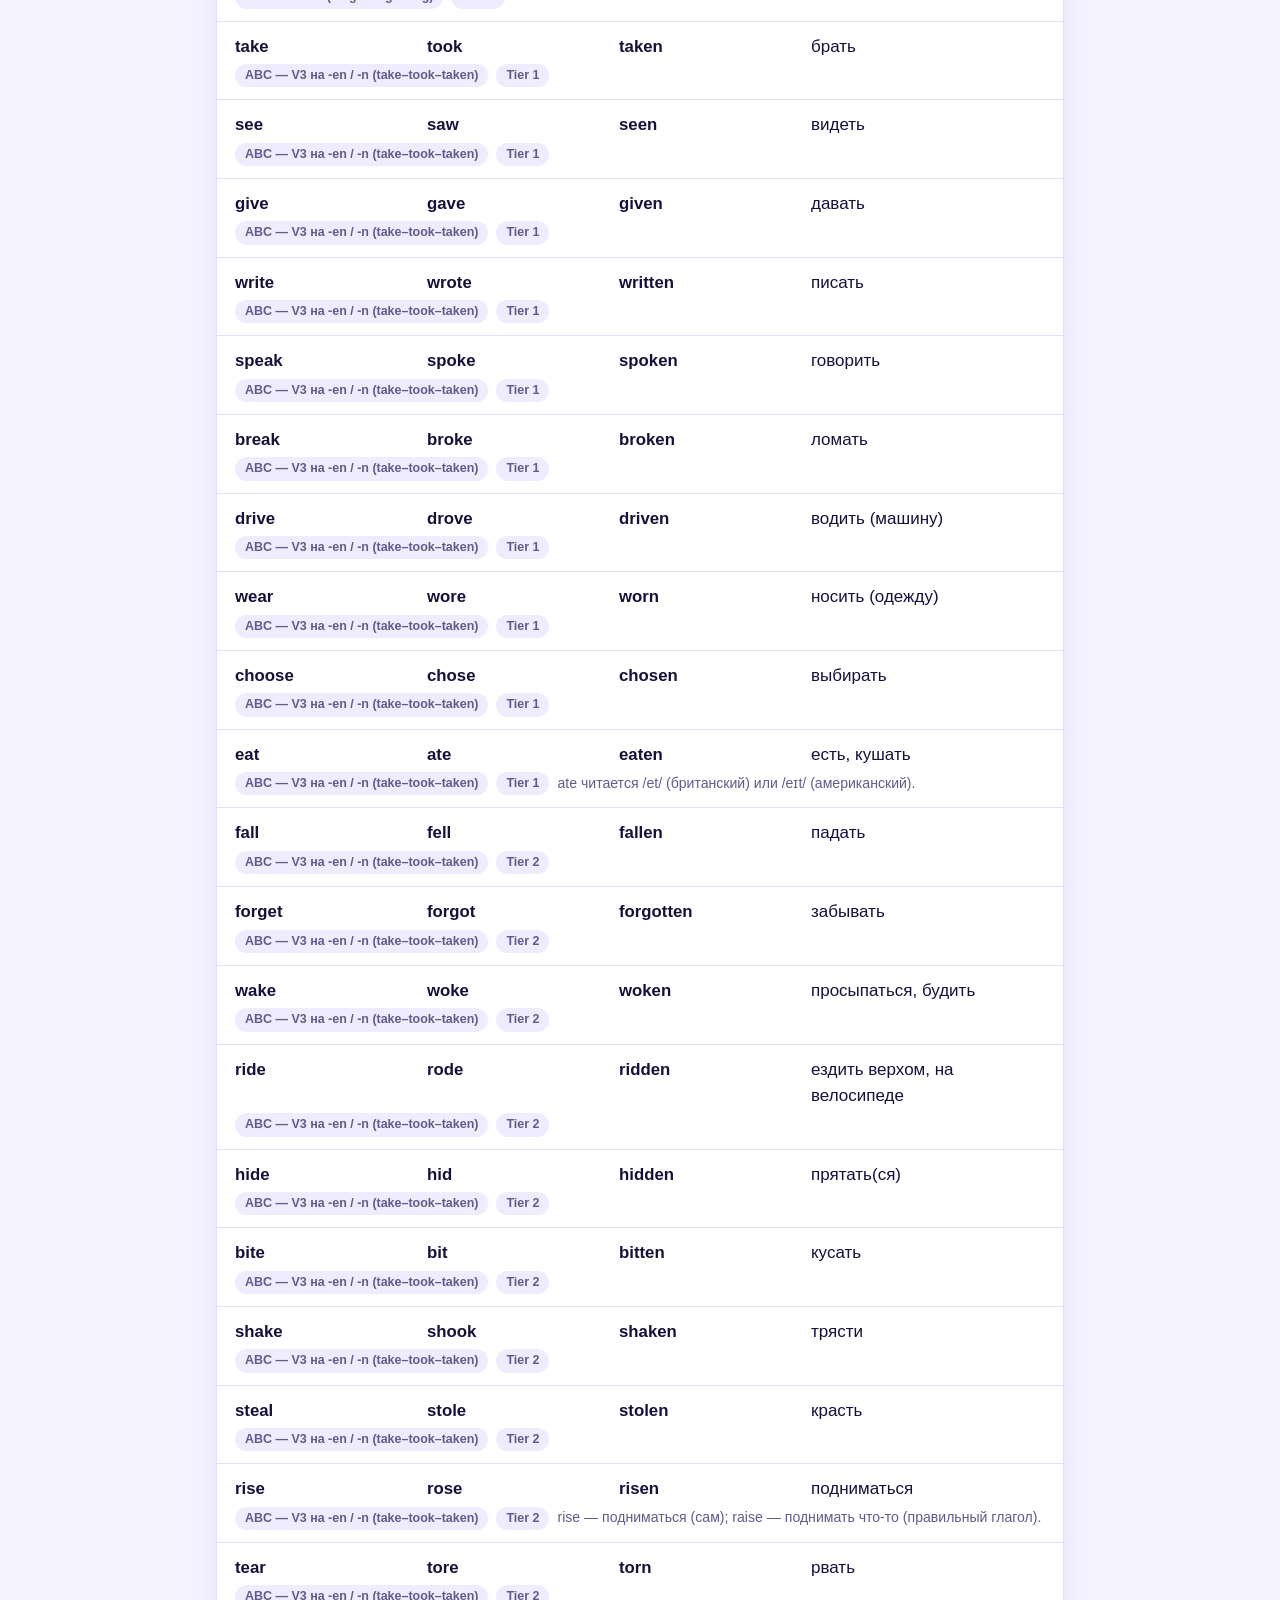
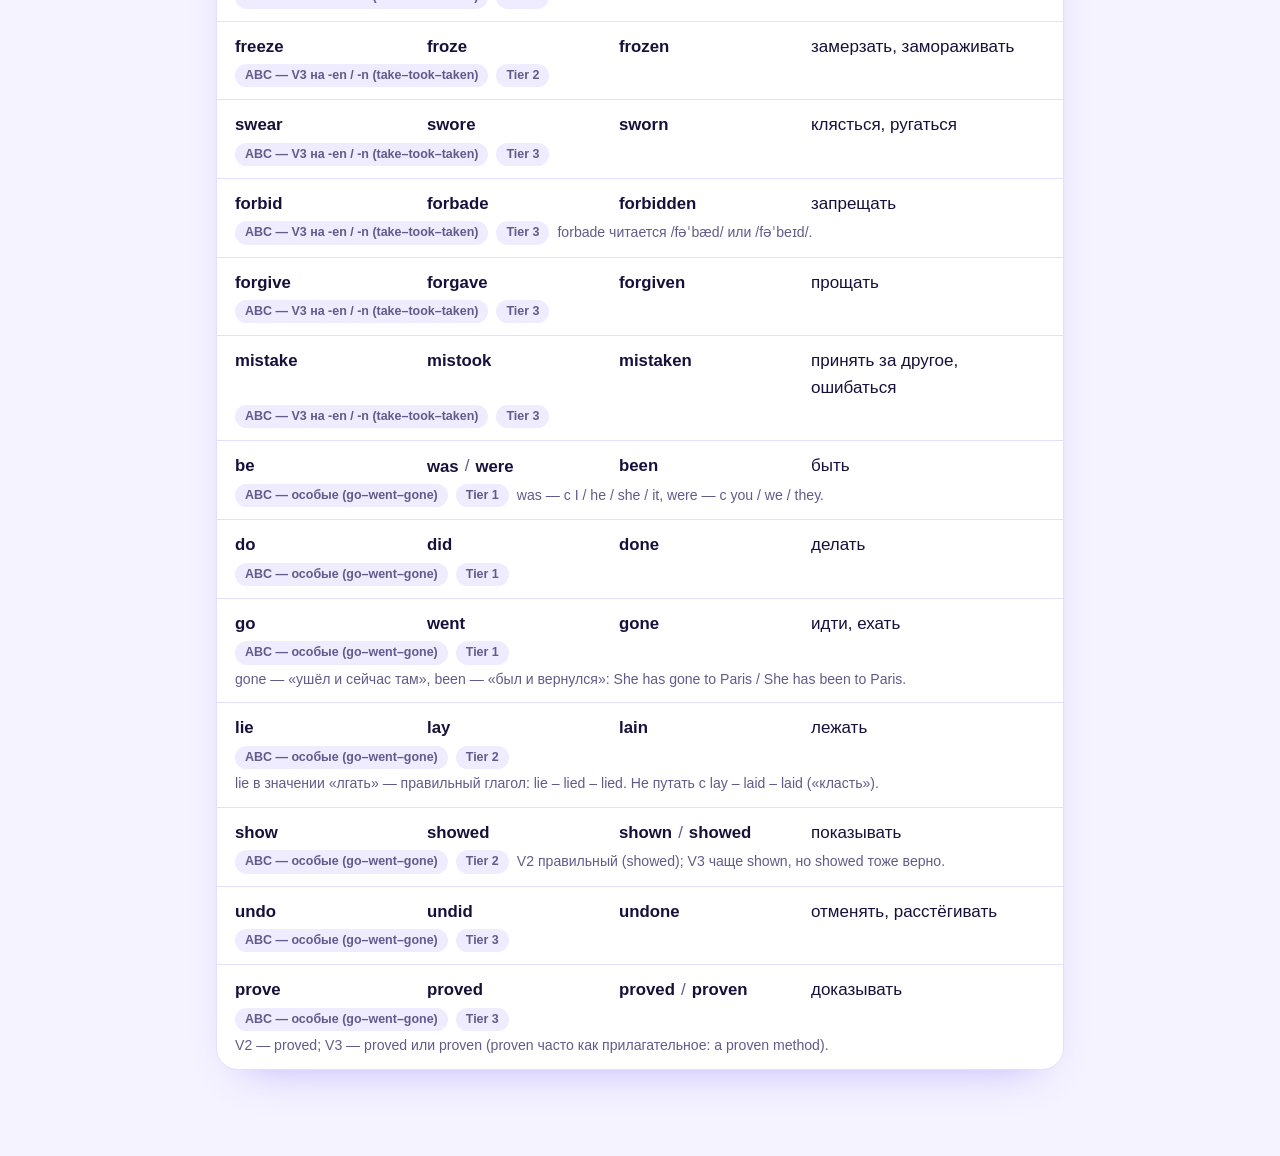
<file: verbs.html>
<!DOCTYPE html>
<html lang="ru">
<head>
  <meta charset="UTF-8">
  <meta name="viewport" content="width=device-width, initial-scale=1">
  <title>Неправильные глаголы — English Trainer</title>
  <link rel="stylesheet" href="css/style.css">
</head>
<body>
  <header id="site-header"></header>

  <main>
    <h1>Неправильные глаголы</h1>
    <p class="verbs-stats" id="verb-stats"></p>

    <div class="chips verbs-tabs" id="verb-tabs">
      <button type="button" class="chip active" data-tab="reference">Справочник</button>
      <button type="button" class="chip" data-tab="train">Тренировка</button>
    </div>

    <!-- Справочник -->
    <section id="view-reference">
      <p class="muted">Три формы: <b>V1</b> — инфинитив, <b>V2</b> — Past Simple, <b>V3</b> — Past Participle
        (для Present Perfect и пассива). Для самопроверки скройте столбец кнопкой и открывайте ячейки по клику.</p>
      <div class="card verbs-controls">
        <input type="search" id="verb-search" placeholder="Поиск: go, went, идти…" autocomplete="off" autocapitalize="off" spellcheck="false">
        <p class="muted small verbs-label">Частотность</p>
        <div class="chips" id="verb-tiers"></div>
        <p class="muted small verbs-label">Группа</p>
        <select id="verb-group"></select>
        <p class="muted small verbs-label">Самопроверка</p>
        <div class="chips" id="verb-hide"></div>
      </div>

      <p class="muted small" id="verb-count"></p>
      <div class="card verbs-list" id="verb-list"></div>
    </section>

    <!-- Тренировка -->
    <section id="view-train" class="hidden">
      <div id="train-setup"></div>
      <div id="train-session" class="hidden">
        <div class="test-top">
          <span class="muted" id="train-mode-label"></span>
          <span class="muted small" id="train-counter"></span>
        </div>
        <div class="progress-bar"><div id="train-progress"></div></div>
        <div class="card" id="train-card"></div>
        <button type="button" class="btn btn-small" id="train-stop-btn">Закончить тренировку</button>
      </div>
      <div id="train-summary" class="hidden"></div>
    </section>
  </main>

  <script src="js/data.js"></script>
  <script src="data/topics.js"></script>
  <script src="data/exercises/a1.js"></script>
  <script src="data/exercises/a2.js"></script>
  <script src="data/exercises/b1.js"></script>
  <script src="data/exercises/b2.js"></script>
  <script src="data/exercises/c1.js"></script>
  <script src="data/exercises/listen-a1.js"></script>
  <script src="data/exercises/listen-a2.js"></script>
  <script src="data/exercises/listen-b1.js"></script>
  <script src="data/exercises/listen-b2.js"></script>
  <script src="data/exercises/listen-c1.js"></script>
  <script src="data/reading/texts.js"></script>
  <script src="data/stories/past.js"></script>
  <script src="data/stories/present.js"></script>
  <script src="data/stories/perfect.js"></script>
  <script src="data/stories/future.js"></script>
  <script src="data/stories/wordformation.js"></script>
  <script src="data/stories/passive.js"></script>
  <script src="data/stories/b2.js"></script>
  <script src="data/stories/mixed.js"></script>
  <script src="data/words/a1.js"></script>
  <script src="data/words/a2.js"></script>
  <script src="data/words/b1.js"></script>
  <script src="data/words/b2.js"></script>
  <script src="data/words/c1.js"></script>
  <script src="data/placement-test.js"></script>
  <script src="data/verbs.js"></script>
  <script src="data/verb-examples.js"></script>
  <script src="js/storage.js"></script>
  <script src="js/rules.js"></script>
  <script src="js/common.js"></script>
  <script src="js/speech.js"></script>
  <script src="js/validate.js"></script>
  <script src="js/exercises.js"></script>
  <script src="js/srs.js"></script>
  <script src="js/verbs.js"></script>
  <script src="js/pages/verbs.js"></script>
  <script src="js/pages/verbs-train.js"></script>
</body>
</html>
</file>
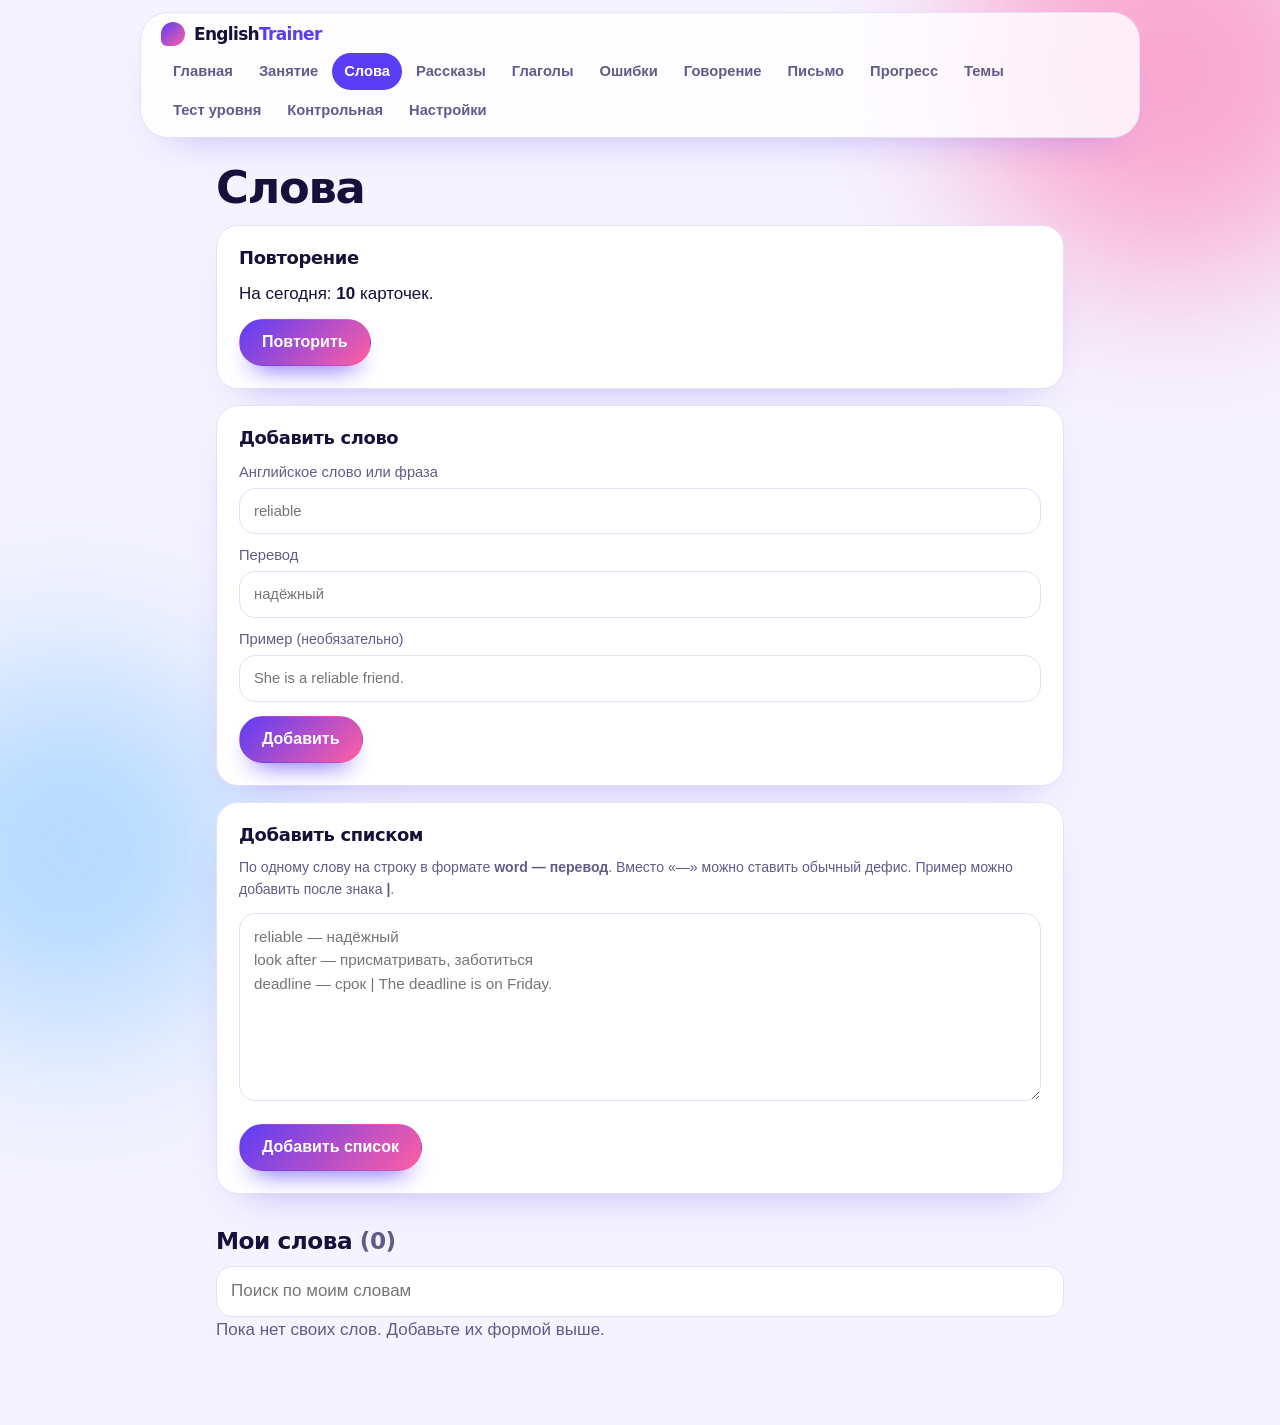
<file: words.html>
<!DOCTYPE html>
<html lang="ru">
<head>
  <meta charset="UTF-8">
  <meta name="viewport" content="width=device-width, initial-scale=1">
  <title>Слова — English Trainer</title>
  <link rel="stylesheet" href="css/style.css">
</head>
<body>
  <header id="site-header"></header>

  <main>
    <!-- 1. Управление словами: добавление и список -->
    <section id="view-manage">
      <h1>Слова</h1>

      <!-- Сюда скрипт выведет карточку повторения: сколько слов на сегодня -->
      <div id="review-box"></div>

      <!-- Послушать любое слово или фразу -->
      <div class="card" id="listen-box">
        <h3>Послушать любое слово или фразу</h3>
        <div class="btn-row">
          <input type="text" id="listen-input" placeholder="что угодно на английском" autocomplete="off" autocapitalize="off" spellcheck="false" style="flex:1; min-width:160px">
          <button type="button" class="btn btn-primary" id="listen-btn">🔊 Слушать</button>
        </div>
      </div>

      <!-- Добавить одно слово -->
      <div class="card">
        <h3>Добавить слово</h3>
        <form id="add-form" class="form">
          <label>Английское слово или фраза
            <input type="text" id="w-en" placeholder="reliable" autocomplete="off" autocapitalize="off" spellcheck="false">
          </label>
          <label>Перевод
            <input type="text" id="w-ru" placeholder="надёжный" autocomplete="off">
          </label>
          <label>Пример <span class="muted small">(необязательно)</span>
            <input type="text" id="w-example" placeholder="She is a reliable friend." autocomplete="off" autocapitalize="off">
          </label>
          <div class="btn-row">
            <button type="submit" class="btn btn-primary">Добавить</button>
          </div>
        </form>
        <div id="add-message"></div>
      </div>

      <!-- Добавить списком -->
      <div class="card">
        <h3>Добавить списком</h3>
        <p class="muted small">
          По одному слову на строку в формате <b>word — перевод</b>. Вместо «—» можно ставить обычный дефис.
          Пример можно добавить после знака <b>|</b>.
        </p>
        <textarea id="list-input" rows="7" spellcheck="false" placeholder="reliable — надёжный
look after — присматривать, заботиться
deadline — срок | The deadline is on Friday."></textarea>
        <div class="btn-row">
          <button class="btn btn-primary" id="list-btn">Добавить список</button>
        </div>
        <div id="list-message"></div>
      </div>

      <!-- Мои слова -->
      <h2>Мои слова <span class="muted" id="my-count"></span></h2>
      <input type="search" id="my-search" placeholder="Поиск по моим словам">
      <div id="my-words"></div>
    </section>

    <!-- 2. Повторение слов (карточки) -->
    <section id="view-review" class="hidden">
      <div class="test-top">
        <span class="muted">Повторение слов</span>
        <span id="rv-counter" class="muted small"></span>
      </div>
      <div class="progress-bar"><div id="rv-progress"></div></div>
      <div class="card" id="rv-card"></div>
      <button class="btn btn-small" id="rv-stop-btn">Закончить повторение</button>
    </section>

    <!-- 3. Итоги повторения -->
    <section id="view-review-finish" class="hidden"></section>
  </main>

  <script src="js/data.js"></script>
  <script src="data/topics.js"></script>
  <script src="data/exercises/a1.js"></script>
  <script src="data/exercises/a2.js"></script>
  <script src="data/exercises/b1.js"></script>
  <script src="data/exercises/b2.js"></script>
  <script src="data/exercises/c1.js"></script>
  <script src="data/exercises/listen-a1.js"></script>
  <script src="data/exercises/listen-a2.js"></script>
  <script src="data/exercises/listen-b1.js"></script>
  <script src="data/exercises/listen-b2.js"></script>
  <script src="data/exercises/listen-c1.js"></script>
  <script src="data/reading/texts.js"></script>
  <script src="data/words/a1.js"></script>
  <script src="data/words/a2.js"></script>
  <script src="data/words/b1.js"></script>
  <script src="data/words/b2.js"></script>
  <script src="data/words/c1.js"></script>
  <script src="data/placement-test.js"></script>
  <script src="js/storage.js"></script>
  <script src="js/rules.js"></script>
  <script src="js/common.js"></script>
  <script src="js/speech.js"></script>
  <script src="js/validate.js"></script>
  <script src="js/level.js"></script>
  <script src="js/exercises.js"></script>
  <script src="js/words-store.js"></script>
  <script src="js/srs.js"></script>
  <script src="js/pages/words.js"></script>
</body>
</html>
</file>
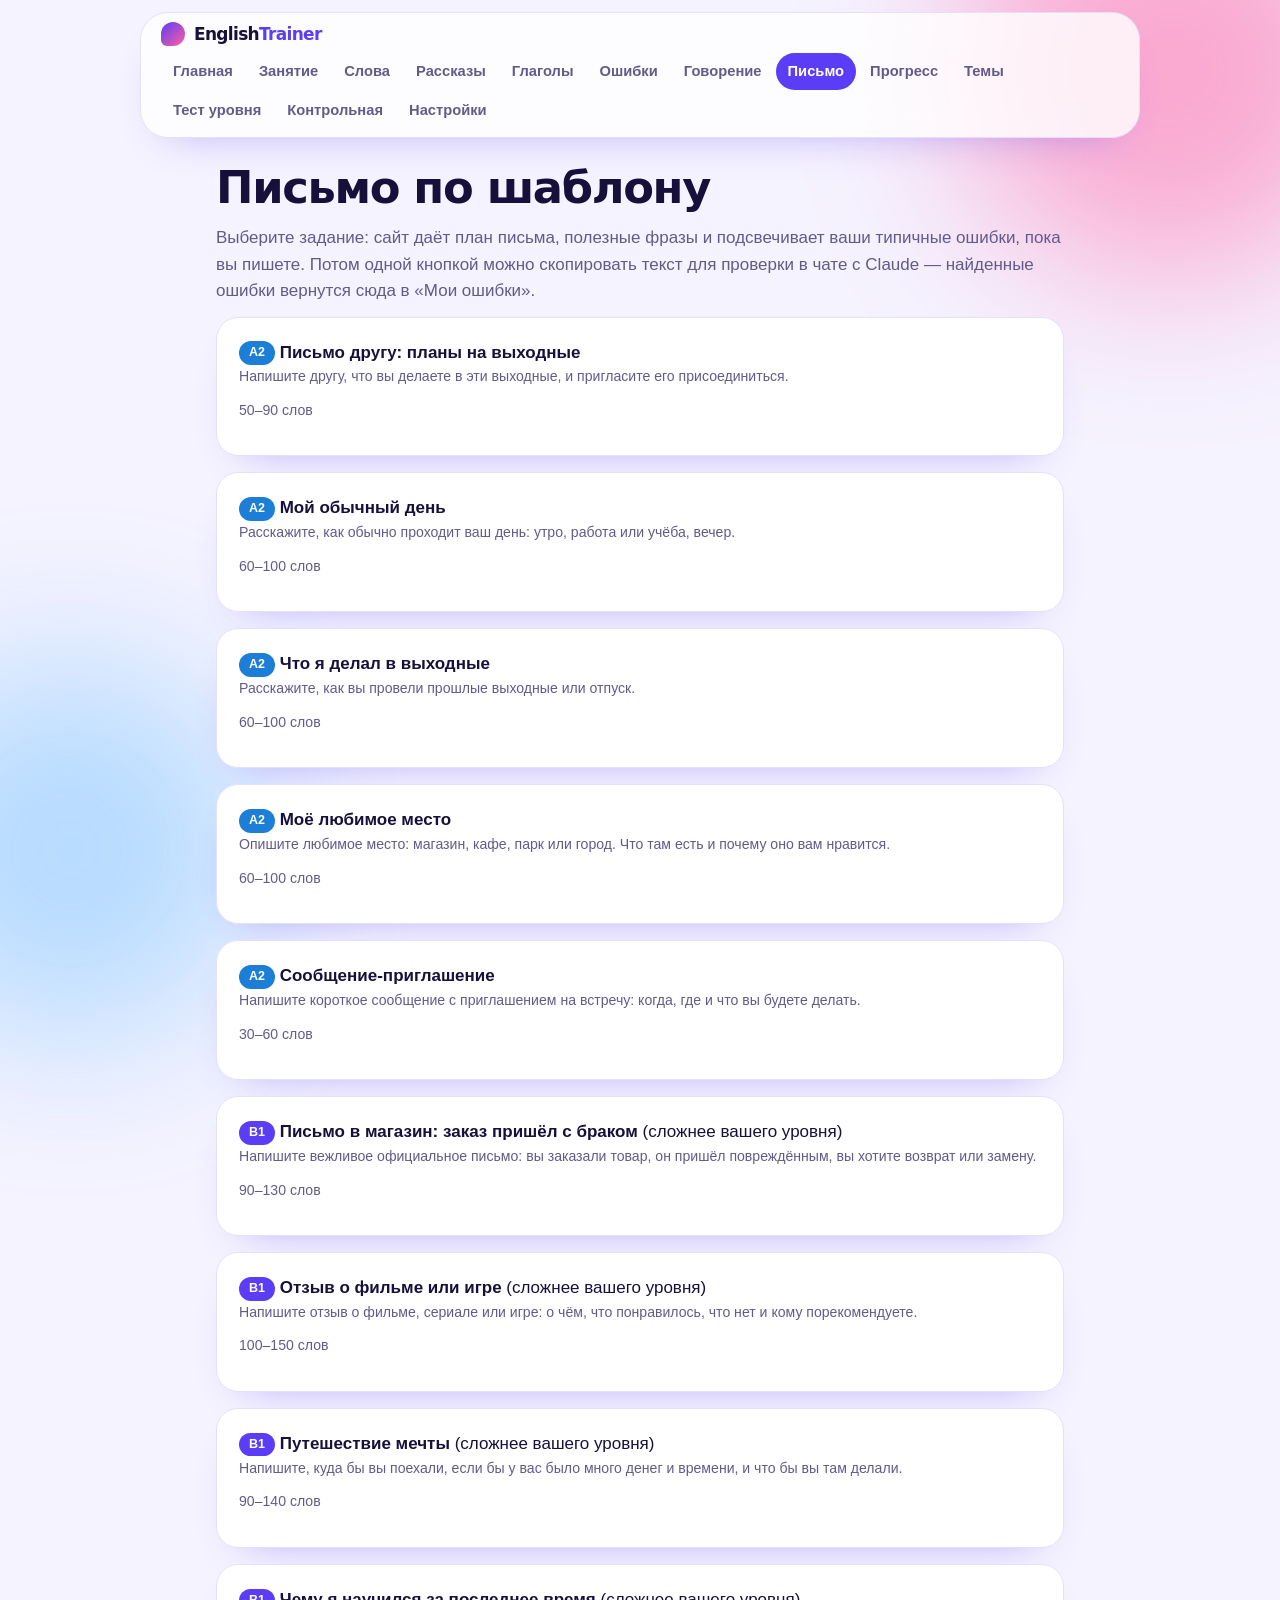
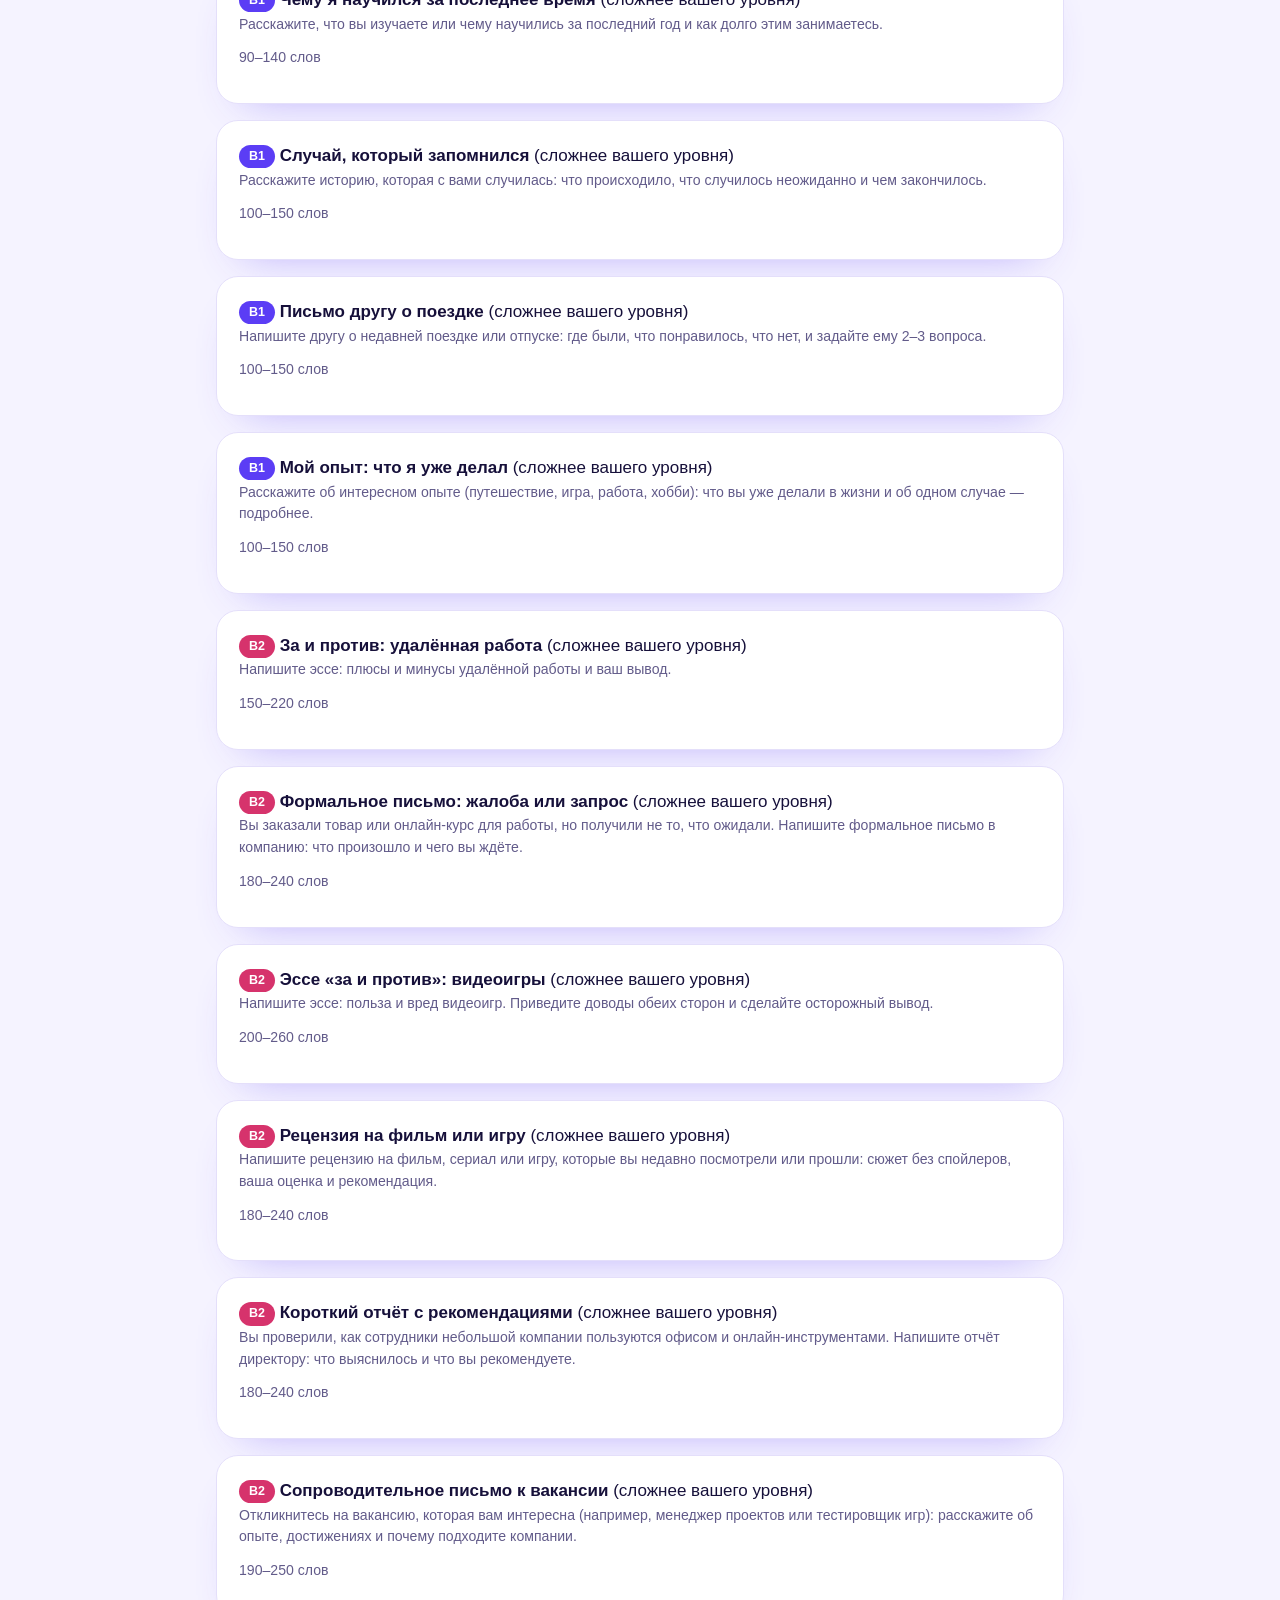
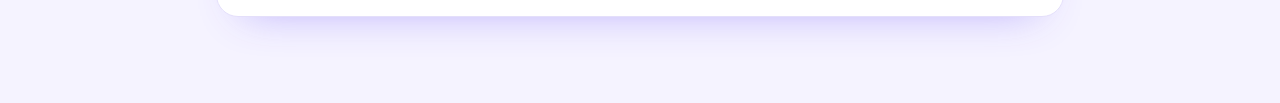
<file: writing.html>
<!DOCTYPE html>
<html lang="ru">
<head>
  <meta charset="UTF-8">
  <meta name="viewport" content="width=device-width, initial-scale=1">
  <title>Письмо — English Trainer</title>
  <link rel="stylesheet" href="css/style.css">
</head>
<body>
  <header id="site-header"></header>

  <main>
    <!-- Список заданий (заполняет скрипт) -->
    <section id="wr-list">
      <h1>Письмо по шаблону</h1>
      <p class="muted">Выберите задание: сайт даёт план письма, полезные фразы и подсвечивает ваши типичные ошибки,
        пока вы пишете. Потом одной кнопкой можно скопировать текст для проверки в чате с Claude — найденные ошибки
        вернутся сюда в «Мои ошибки».</p>
      <div id="wr-tasks"></div>
    </section>

    <!-- Письмо: одно задание -->
    <section id="wr-edit" class="hidden">
      <p><a href="#" id="wr-back">← Все задания</a></p>
      <h1 id="wr-title"></h1>
      <p id="wr-prompt"></p>
      <p class="muted small" id="wr-meta"></p>

      <div class="card">
        <h3>План</h3>
        <ol id="wr-steps" class="wr-steps"></ol>
      </div>

      <div class="card">
        <h3>Полезные фразы <span class="muted small">(нажмите — вставится в текст)</span></h3>
        <div id="wr-phrases" class="wr-phrases"></div>
      </div>

      <label for="wr-text"><b>Ваш текст (по-английски)</b></label>
      <textarea id="wr-text" rows="12" spellcheck="false" autocomplete="off" autocapitalize="sentences"
        placeholder="Начните писать здесь…"></textarea>
      <p class="small" id="wr-count"></p>

      <div class="card">
        <h3>Что уже получилось</h3>
        <ul id="wr-checks" class="wr-checks"></ul>
        <div id="wr-pitfalls"></div>
        <p class="muted small">Подсказки работают по шаблонам и могут ошибаться: они не заменяют проверку живым человеком.</p>
      </div>

      <div class="btn-row">
        <button type="button" class="btn btn-primary" id="wr-done">Готово — сохранить</button>
        <button type="button" class="btn" id="wr-copy">Скопировать для проверки в чате</button>
        <button type="button" class="btn" id="wr-clear">Очистить</button>
      </div>
      <div id="wr-message"></div>
    </section>
  </main>

  <script src="js/data.js"></script>
  <script src="data/topics.js"></script>
  <script src="data/writing.js"></script>
  <script src="js/storage.js"></script>
  <script src="js/rules.js"></script>
  <script src="js/common.js"></script>
  <script src="js/speech.js"></script>
  <script src="js/validate.js"></script>
  <script src="js/chat-import.js"></script>
  <script src="js/writing.js"></script>
  <script src="js/pages/writing.js"></script>
</body>
</html>
</file>
<file: css/style.css>
/* =====================================================================
   style.css — все стили сайта.
   Цвета заданы переменными в :root — поменяйте их, чтобы сменить оформление.
   Тёмная тема включается сама, если она включена в системе.
   Только системные шрифты — ничего не загружается из интернета.
   ===================================================================== */

:root {
  --bg: #f5f3ff;           /* фон страницы */
  --surface: #ffffff;      /* фон карточек */
  --surface-2: #efecff;    /* фон второстепенных блоков */
  --text: #16103a;         /* основной текст */
  --muted: #625b8a;        /* второстепенный текст */
  --border: #e4dffa;
  --primary: #5b3df5;      /* главный цвет (кнопки, ссылки) */
  --primary-text: #ffffff;
  --primary-soft: #e7e1ff;
  --good: #1f9d6c;         /* правильно */
  --good-soft: #c9f5e4;
  --bad: #d6336c;          /* ошибка */
  --bad-soft: #ffdce9;
  --warn: #a8620a;
  --warn-soft: #fff0b3;
  --radius: 22px;
  --shadow: 0 20px 44px -28px rgba(91, 61, 245, 0.45);

  /* Акценты и пастельные цвета */
  --pink: #ff5fa2;
  --coral: #ff7a59;
  --lemon: #ffd84d;
  --mint: #2dd4a0;
  --sky: #58b8ff;
  --pastel-lilac: #ddd5ff;
  --pastel-pink: #ffd3e6;
  --pastel-mint: #bdf3e0;
  --pastel-sky: #cdeaff;
  --pastel-lemon: #fff0a8;
  --on-pastel: #16103a;
  --grad: linear-gradient(135deg, #5b3df5, #ff5fa2);

  /* Цвета уровней */
  --lvl-a1: #1f9d6c;
  --lvl-a2: #1c7ed6;
  --lvl-b1: #5b3df5;
  --lvl-b2: #d6336c;
  --lvl-c1: #e8590c;

  --font-display: "Segoe UI Variable Display", "Segoe UI", system-ui, -apple-system, BlinkMacSystemFont, Roboto, "Helvetica Neue", Arial, sans-serif;
}

@media (prefers-color-scheme: dark) {
  :root {
    --bg: #0d0926;
    --surface: #181240;
    --surface-2: #231b58;
    --text: #f2efff;
    --muted: #a39ccf;
    --border: #2b2360;
    --primary: #8c74ff;
    --primary-text: #0d0926;
    --primary-soft: #2e2670;
    --good: #4ad6a7;
    --good-soft: #134a3c;
    --bad: #ff8aa8;
    --bad-soft: #4d1f3a;
    --warn: #ffd84d;
    --warn-soft: #4a4116;
    --shadow: 0 20px 44px -28px rgba(0, 0, 0, 0.8);
    --pastel-lilac: #2e2670;
    --pastel-pink: #4d1f3a;
    --pastel-mint: #134a3c;
    --pastel-sky: #173b5a;
    --pastel-lemon: #4a4116;
    --on-pastel: #f2efff;
    --grad: linear-gradient(135deg, #8c74ff, #ff5fa2);
  }
}

/* ---------- Основа ---------- */

* { box-sizing: border-box; }

html { -webkit-text-size-adjust: 100%; scroll-behavior: smooth; }

body {
  margin: 0;
  background: var(--bg);
  color: var(--text);
  /* Системные шрифты — ничего не загружается из интернета */
  font-family: -apple-system, BlinkMacSystemFont, "Segoe UI", Roboto, "Helvetica Neue", Arial, sans-serif;
  font-size: 17px;
  line-height: 1.55;
  position: relative;
  overflow-x: hidden;
  -webkit-font-smoothing: antialiased;
}

/* Плавающие цветные пятна на фоне (чисто декоративные) */
body::before,
body::after {
  content: "";
  position: fixed;
  z-index: 0;
  border-radius: 50%;
  filter: blur(80px);
  pointer-events: none;
  opacity: 0.5;
  animation: drift 20s ease-in-out infinite alternate;
}
body::before { width: 420px; height: 420px; background: var(--pink); top: -140px; right: -100px; }
body::after  { width: 380px; height: 380px; background: var(--sky); bottom: -140px; left: -120px; animation-delay: -8s; opacity: 0.4; }
@keyframes drift { to { transform: translate(40px, 50px) scale(1.15); } }

#site-header, main { position: relative; z-index: 1; }

a { color: var(--primary); }

h1, h2, h3 {
  font-family: var(--font-display);
  font-weight: 800;
  line-height: 1.15;
  letter-spacing: -0.02em;
  margin: 0 0 12px;
  text-wrap: balance;
}
h1 { font-size: clamp(2rem, 5vw, 2.8rem); letter-spacing: -0.03em; }
h2 { font-size: 1.45rem; margin-top: 34px; }
h3 { font-size: 1.12rem; }
p { margin: 0 0 12px; }

main {
  max-width: 880px;
  margin: 0 auto;
  padding: 24px 16px 70px;
}

.grad {
  background: linear-gradient(100deg, var(--primary), var(--pink) 55%, var(--coral));
  -webkit-background-clip: text;
  background-clip: text;
  color: transparent;
}

/* ---------- Главный экран (index.html) ---------- */

.hero {
  display: grid;
  grid-template-columns: 1.1fr 0.9fr;
  gap: 32px;
  align-items: center;
  padding: 20px 0 8px;
}
.hero-text { min-width: 0; }
.hello {
  display: inline-flex;
  align-items: center;
  gap: 10px;
  padding: 6px 14px 6px 6px;
  border-radius: 99px;
  background: var(--surface);
  border: 1.5px solid var(--border);
  font-weight: 600;
  font-size: 0.9rem;
}
.hello b { background: var(--pastel-mint); color: var(--on-pastel); border-radius: 99px; padding: 3px 10px; font-size: 0.78rem; }
.hero h1 { font-size: clamp(2.1rem, 5.4vw, 3.6rem); margin: 18px 0 0; line-height: 1.08; }
.hero .lead { font-size: 1.1rem; color: var(--muted); max-width: 28em; margin-top: 18px; }
.hero-cta { margin-top: 26px; }

.goal {
  display: flex;
  align-items: center;
  gap: 16px;
  margin-top: 28px;
  padding: 14px 22px 14px 14px;
  border-radius: 26px;
  background: var(--surface);
  border: 1.5px solid var(--border);
  width: fit-content;
  max-width: 100%;
}
.week-goal { margin-top: 12px; padding: 14px 18px; border-radius: 22px; background: var(--surface); border: 1.5px solid var(--border); width: fit-content; max-width: 100%; }
.week-head { display: flex; justify-content: space-between; gap: 16px; align-items: baseline; margin-bottom: 10px; }
.week-dots { display: flex; gap: 6px; }
.wd { width: 38px; height: 38px; border-radius: 12px; display: grid; place-items: center; font-size: 0.78rem; font-weight: 700; background: var(--surface-2); color: var(--muted); }
.wd.on { background: var(--mint); color: #06382b; }
.wd.today { outline: 2.5px solid var(--primary); outline-offset: 2px; }
.ring { position: relative; width: 76px; height: 76px; flex: none; }
.ring svg { transform: rotate(-90deg); }
.ring circle { fill: none; stroke-width: 9; stroke-linecap: round; }
.ring .t { stroke: var(--pastel-lilac); }
.ring .p { stroke: url(#ringGrad); stroke-dasharray: 213.6; stroke-dashoffset: 213.6; transition: stroke-dashoffset 1.2s cubic-bezier(0.2, 0.8, 0.2, 1); }
.ring span { position: absolute; inset: 0; display: grid; place-items: center; font-family: var(--font-display); font-weight: 800; font-size: 1.05rem; }
.goal small { display: block; color: var(--muted); font-size: 0.82rem; }
.goal b { font-size: 1.05rem; }

/* Наклонные карточки слов, переворачиваются по клику */
.stage { position: relative; height: 420px; min-width: 0; }
.fcard {
  position: absolute; left: 50%; top: 50%;
  width: min(330px, 86%); height: 330px;
  perspective: 1200px; cursor: pointer;
  border: 0; background: none; padding: 0; text-align: left; color: inherit; font: inherit;
}
.fcard .in { position: absolute; inset: 0; transition: transform 0.7s cubic-bezier(0.3, 1.3, 0.4, 1); transform-style: preserve-3d; }
.fcard.flip .in { transform: rotateY(180deg); }
.face {
  position: absolute; inset: 0; border-radius: 32px; padding: 26px;
  backface-visibility: hidden; -webkit-backface-visibility: hidden;
  display: flex; flex-direction: column; box-shadow: var(--shadow);
  border: 1.5px solid rgba(0, 0, 0, 0.05);
}
.face.back { transform: rotateY(180deg); }
.fc1 { transform: translate(-50%, -50%) rotate(-7deg) translate(-26px, 10px); z-index: 1; animation: bob 6s ease-in-out infinite; }
.fc2 { transform: translate(-50%, -50%) rotate(5deg) translate(26px, -8px); z-index: 2; animation: bob 7s -2s ease-in-out infinite; }
.fcard:hover { z-index: 5; }
@keyframes bob { 50% { translate: 0 -12px; } }
.f-pink { background: var(--pastel-pink); color: var(--on-pastel); }
.f-mint { background: var(--pastel-mint); color: var(--on-pastel); }
.f-lilac { background: var(--pastel-lilac); color: var(--on-pastel); }
.f-ink { background: var(--primary); color: var(--primary-text); }
.face .lab { display: flex; justify-content: space-between; font-size: 0.72rem; font-weight: 700; letter-spacing: 0.1em; text-transform: uppercase; opacity: 0.7; }
.face .w { font-family: var(--font-display); font-weight: 800; font-size: clamp(1.6rem, 3.2vw, 2.1rem); margin-top: auto; letter-spacing: -0.04em; overflow-wrap: anywhere; }
.face .tr { font-family: var(--font-display); font-weight: 800; font-size: 1.5rem; margin-top: auto; overflow-wrap: anywhere; }
.face .ex { margin-top: 12px; font-size: 0.95rem; opacity: 0.85; }
.face .hint { margin-top: 16px; font-size: 0.72rem; opacity: 0.6; }
.sticker {
  position: absolute; z-index: 6; display: flex; align-items: center; gap: 10px;
  padding: 8px 16px 8px 8px; border-radius: 99px;
  background: var(--surface); border: 1.5px solid var(--border);
  font-weight: 700; font-size: 0.88rem; box-shadow: var(--shadow);
  animation: bob 5s ease-in-out infinite;
}
.sticker i { width: 32px; height: 32px; border-radius: 50%; display: grid; place-items: center; font-style: normal; }
.s1 { top: 14px; right: 0; animation-delay: -1s; }
.s1 i { background: var(--pastel-lemon); }
.s2 { bottom: 22px; left: -6px; animation-delay: -3s; }
.s2 i { background: var(--pastel-mint); }

/* ---------- Мой путь: шкала уровней (index.html) ---------- */

.eyebrow { font-size: 0.74rem; font-weight: 700; letter-spacing: 0.14em; text-transform: uppercase; color: var(--primary); }
.path-box { margin: 30px 0 20px; }
.path-head { display: flex; justify-content: space-between; align-items: flex-end; flex-wrap: wrap; gap: 8px 24px; margin-bottom: 18px; }
.path-head h2 { margin: 8px 0 0; font-size: clamp(1.5rem, 3.6vw, 2.2rem); }
.path-head p { margin: 0; max-width: 24em; font-size: 0.95rem; }
.track { background: var(--surface); border: 1.5px solid var(--border); border-radius: 32px; padding: 30px 20px; box-shadow: var(--shadow); }
.nodes { display: grid; grid-template-columns: repeat(var(--n, 5), 1fr); gap: 8px; position: relative; --fill: 0%; }
.nodes::before { content: ""; position: absolute; left: calc(50% / var(--n, 5)); right: calc(50% / var(--n, 5)); top: 29px; height: 6px; border-radius: 9px; background: var(--border); }
.nodes::after { content: ""; position: absolute; left: calc(50% / var(--n, 5)); top: 29px; height: 6px; border-radius: 9px; background: linear-gradient(90deg, var(--mint), var(--primary)); width: calc((100% - 100% / var(--n, 5)) * var(--fill-ratio, 0)); }
.node { position: relative; z-index: 1; text-align: center; display: flex; flex-direction: column; align-items: center; gap: 8px; min-width: 0; }
.node .c { width: 64px; height: 64px; border-radius: 50%; display: grid; place-items: center; font-family: var(--font-display); font-weight: 800; font-size: 1.05rem; background: var(--surface); border: 3px solid var(--border); color: var(--muted); }
.node.done .c { background: var(--mint); border-color: var(--mint); color: #06382b; }
.node.now .c { background: var(--primary); border-color: var(--primary); color: var(--primary-text); animation: pulse 2s infinite; }
@keyframes pulse { 0% { box-shadow: 0 0 0 0 color-mix(in srgb, var(--primary) 55%, transparent); } 100% { box-shadow: 0 0 0 20px transparent; } }
.node b { font-size: 0.88rem; }
.node small { color: var(--muted); font-size: 0.76rem; line-height: 1.3; }
@media (max-width: 640px) {
  .nodes { grid-template-columns: repeat(3, 1fr); row-gap: 22px; }
  .nodes::before, .nodes::after { display: none; }
  .track { padding: 24px 14px; }
}

@media (max-width: 820px) {
  .hero { grid-template-columns: 1fr; }
  .stage { height: 400px; }
}
@media (max-width: 480px) {
  .stage { height: 370px; }
  .fcard { height: 290px; }
}

:focus-visible { outline: 3px solid var(--primary); outline-offset: 3px; border-radius: 8px; }

.muted { color: var(--muted); }
.small { font-size: 0.88rem; }
.center { text-align: center; }
.hidden { display: none !important; }

/* ---------- Шапка и меню (плавающая «таблетка») ---------- */

#site-header {
  position: sticky;
  top: 0;
  z-index: 10;
  padding: 12px 12px 0;
  background: none;
  border: 0;
}

.header-inner {
  max-width: 1000px;
  margin: 0 auto;
  padding: 8px 10px 8px 20px;
  display: flex;
  align-items: center;
  flex-wrap: wrap;                /* пункты меню не помещаются в строку — переносятся, а не обрезаются */
  gap: 6px 14px;
  border-radius: 28px;
  background: color-mix(in srgb, var(--surface) 80%, transparent);
  -webkit-backdrop-filter: blur(14px);
  backdrop-filter: blur(14px);
  border: 1.5px solid var(--border);
  box-shadow: var(--shadow);
}

.logo {
  font-family: var(--font-display);
  font-weight: 800;
  letter-spacing: -0.04em;
  text-decoration: none;
  color: var(--text);
  white-space: nowrap;
  display: inline-flex;
  align-items: center;
  gap: 0;
}
.logo::before {
  content: "";
  width: 24px;
  height: 24px;
  margin-right: 9px;
  border-radius: 50% 50% 50% 6px;
  background: var(--grad);
}
.logo span { color: var(--primary); }

.nav {
  display: flex;
  flex-wrap: wrap;                /* так же переносится и само меню, если пунктов много */
  gap: 2px;
}

.nav-link {
  padding: 7px 12px;
  border-radius: 99px;
  text-decoration: none;
  color: var(--muted);
  white-space: nowrap;
  font-size: 0.92rem;
  font-weight: 600;
  transition: background 0.2s, color 0.2s;
}
.nav-link:hover { background: var(--pastel-lilac); color: var(--text); }
.nav-link.active { background: var(--primary); color: var(--primary-text); }
.nav-link.disabled { opacity: 0.45; cursor: default; }
.nav-link.disabled:hover { background: none; color: var(--muted); }

@media (max-width: 600px) {
  /* nowrap обязателен: в колонке с wrap ширина строки считается по содержимому (меню в одну строку
     дало бы 1157px) и страница расползалась бы шире экрана. */
  .header-inner { flex-direction: column; flex-wrap: nowrap; align-items: stretch; gap: 2px; padding: 8px 8px 6px; border-radius: 24px; min-width: 0; }
  .nav { min-width: 0; }
  .logo { justify-content: center; }
  /* Пунктов меню много (13), поэтому на телефоне это одна строка с горизонтальной прокруткой:
     шапка остаётся невысокой, а не съедает четверть экрана. Край затухает, как подсказка «есть ещё». */
  .nav {
    flex-wrap: nowrap;
    justify-content: flex-start;
    overflow-x: auto;
    -webkit-overflow-scrolling: touch;
    scrollbar-width: none;
    padding: 2px 14px 2px 2px;
    -webkit-mask-image: linear-gradient(90deg, #000 calc(100% - 28px), transparent);
    mask-image: linear-gradient(90deg, #000 calc(100% - 28px), transparent);
  }
  .nav::-webkit-scrollbar { display: none; }
  .nav-link { flex: 0 0 auto; }
}

/* ---------- Бегущая строка слов (index.html, декоративная) ---------- */

.ticker {
  overflow: hidden;
  margin: 8px -16px 28px;
  padding: 14px 0;
  background: var(--primary);
  color: var(--primary-text);
  transform: rotate(-1.2deg);
}
.ticker div {
  display: flex;
  gap: 36px;
  width: max-content;
  animation: run 40s linear infinite;
  font-family: var(--font-display);
  font-weight: 800;
  font-size: 1.15rem;
  letter-spacing: -0.02em;
  white-space: nowrap;
}
.ticker span::after { content: "✦"; margin-left: 36px; color: var(--lemon); }
@keyframes run { to { transform: translateX(-50%); } }

/* ---------- Карточки и сетки ---------- */

.card {
  background: var(--surface);
  border: 1.5px solid var(--border);
  border-radius: var(--radius);
  padding: 22px;
  margin-bottom: 16px;
  box-shadow: var(--shadow);
}

.grid {
  display: grid;
  grid-template-columns: repeat(auto-fit, minmax(160px, 1fr));
  gap: 14px;
}

.stat {
  background: var(--surface);
  border: 1.5px solid var(--border);
  border-radius: 24px;
  padding: 18px;
  color: var(--text);
  transition: transform 0.3s cubic-bezier(0.3, 1.5, 0.5, 1);
}
.stat:hover { transform: translateY(-6px) rotate(-1deg); }
.stat .value { font-family: var(--font-display); font-size: 2rem; font-weight: 800; letter-spacing: -0.03em; line-height: 1.1; }
.stat .label { color: var(--muted); font-size: 0.88rem; margin-top: 4px; }

/* Разноцветные плитки статистики */
.grid > .stat { border-color: transparent; color: var(--on-pastel); }
.grid > .stat .label { color: inherit; opacity: 0.75; }
.grid > .stat:nth-child(5n+1) { background: var(--pastel-lemon); }
.grid > .stat:nth-child(5n+2) { background: var(--pastel-sky); }
.grid > .stat:nth-child(5n+3) { background: var(--pastel-pink); }
.grid > .stat:nth-child(5n+4) { background: var(--pastel-mint); }
.grid > .stat:nth-child(5n)   { background: var(--pastel-lilac); }

/* ---------- Кнопки и поля ---------- */

.btn {
  display: inline-block;
  border: 1.5px solid var(--border);
  background: var(--surface);
  color: var(--text);
  border-radius: 999px;
  padding: 10px 22px;
  font: inherit;
  font-size: 1rem;
  font-weight: 600;
  cursor: pointer;
  text-decoration: none;
  min-height: 46px;               /* удобно нажимать пальцем */
  transition: transform 0.2s cubic-bezier(0.3, 1.6, 0.5, 1), background 0.2s, box-shadow 0.2s;
}
.btn:hover { background: var(--surface-2); transform: translateY(-2px); }
.btn:active { transform: translateY(0) scale(0.98); }
.btn:disabled { opacity: 0.5; cursor: default; transform: none; }
.btn-primary {
  background: var(--grad);
  border-color: transparent;
  color: #fff;
  font-weight: 700;
  box-shadow: 0 14px 26px -14px var(--primary);
}
.btn-primary:hover { background: var(--grad); filter: brightness(1.08); transform: translateY(-3px) scale(1.02); }
.btn-row { display: flex; flex-wrap: wrap; gap: 10px; margin-top: 14px; }

input[type="text"], input[type="search"], textarea, select {
  font: inherit;
  color: var(--text);
  background: var(--surface);
  border: 1.5px solid var(--border);
  border-radius: 16px;
  padding: 11px 14px;
  width: 100%;
  transition: border-color 0.2s, box-shadow 0.2s;
}
input:focus, textarea:focus, select:focus, .btn:focus-visible {
  outline: none;
  border-color: var(--primary);
  box-shadow: 0 0 0 4px color-mix(in srgb, var(--primary) 25%, transparent);
}

/* ---------- Значки уровней и статусов ---------- */

.badge {
  display: inline-block;
  padding: 2px 10px;
  border-radius: 999px;
  font-size: 0.78rem;
  font-weight: 800;
  color: #fff;
  vertical-align: middle;
}
.badge.A1 { background: var(--lvl-a1); }
.badge.A2 { background: var(--lvl-a2); }
.badge.B1 { background: var(--lvl-b1); }
.badge.B2 { background: var(--lvl-b2); }
.badge.C1 { background: var(--lvl-c1); }
.badge.soft { background: var(--surface-2); color: var(--muted); font-weight: 600; }

/* ---------- Кнопки-фильтры ---------- */

.chips { display: flex; flex-wrap: wrap; gap: 8px; margin: 12px 0; }
.chip {
  border: 1.5px solid var(--border);
  background: var(--surface);
  color: var(--text);
  border-radius: 999px;
  padding: 7px 16px;
  font: inherit;
  font-size: 0.92rem;
  font-weight: 600;
  cursor: pointer;
  transition: transform 0.2s cubic-bezier(0.3, 1.8, 0.5, 1), background 0.2s;
}
.chip:hover { transform: translateY(-2px); background: var(--pastel-lilac); }
.chip.active { background: var(--grad); border-color: transparent; color: #fff; }

/* ---------- Список тем (раскрывающиеся блоки) ---------- */

details.topic {
  background: var(--surface);
  border: 1.5px solid var(--border);
  border-radius: 22px;
  margin-bottom: 10px;
  transition: border-color 0.2s;
}
details.topic:hover { border-color: var(--primary); }
details.topic summary {
  padding: 16px 20px;
  cursor: pointer;
  list-style: none;
  display: flex;
  gap: 10px;
  align-items: baseline;
  flex-wrap: wrap;
}
details.topic summary::-webkit-details-marker { display: none; }
details.topic summary::before { content: "▸"; color: var(--primary); transition: transform 0.2s; display: inline-block; }
details.topic[open] summary::before { content: "▾"; }
details.topic .topic-title { font-weight: 700; }
details.topic .topic-body { padding: 0 20px 18px; }
details.topic .topic-id { font-family: Consolas, "Courier New", monospace; font-size: 0.85rem; color: var(--muted); }

.examples { list-style: none; padding: 0; margin: 12px 0 0; }
.examples li {
  padding: 10px 14px;
  background: var(--surface-2);
  border-radius: 14px;
  margin-bottom: 6px;
}
.examples .ru { color: var(--muted); font-size: 0.92rem; display: block; }

/* ---------- Сообщения ---------- */

.notice {
  padding: 14px 18px;
  border-radius: 20px;
  background: var(--primary-soft);
  color: var(--text);
  margin-bottom: 16px;
}
.notice.warn { background: var(--warn-soft); }
.notice.good { background: var(--good-soft); }
.notice.bad  { background: var(--bad-soft); }
.notice a { font-weight: 700; }

.data-errors {
  background: var(--bad-soft);
  color: var(--bad);
  border: 1.5px solid var(--bad);
  border-radius: 20px;
  padding: 14px 18px;
  margin-bottom: 16px;
  font-size: 0.9rem;
}
.data-errors ul { margin: 6px 0 0; padding-left: 20px; }

/* ---------- Блок кода / текста для копирования ---------- */

pre.copy-block {
  background: var(--surface-2);
  border: 1.5px solid var(--border);
  border-radius: 18px;
  padding: 14px;
  font-family: Consolas, "Courier New", monospace;
  font-size: 0.82rem;
  white-space: pre-wrap;
  word-break: break-word;
  max-height: 360px;
  overflow: auto;
  margin: 8px 0 0;
}

/* ---------- Формы ---------- */

.form label {
  display: block;
  margin-bottom: 10px;
  font-size: 0.92rem;
  color: var(--muted);
}
.form label input { margin-top: 4px; }
textarea { resize: vertical; font-size: 0.95rem; }
#add-message .notice, #list-message .notice { margin: 12px 0 0; }
#list-message ul { margin: 4px 0 0; padding-left: 20px; }
#list-message p { margin: 0 0 6px; }

/* ---------- Список слов ---------- */

.word-row {
  display: flex;
  align-items: flex-start;
  gap: 10px;
  background: var(--surface);
  border: 1.5px solid var(--border);
  border-radius: 18px;
  padding: 12px 16px;
  margin-top: 10px;
  transition: transform 0.2s, border-color 0.2s;
}
.word-row:hover { transform: translateX(4px); border-color: var(--primary); }
.word-main { flex: 1; min-width: 0; overflow-wrap: anywhere; }

.btn-small { min-height: 36px; padding: 4px 14px; font-size: 0.9rem; }

/* ---------- Тест: вопрос и варианты ---------- */

.test-top { display: flex; justify-content: space-between; align-items: baseline; gap: 8px; }

.progress-bar {
  height: 10px;
  background: var(--surface-2);
  border-radius: 999px;
  overflow: hidden;
  margin: 8px 0 18px;
}
.progress-bar > div { height: 100%; background: var(--grad); border-radius: 999px; width: 0; transition: width 0.4s cubic-bezier(0.2, 0.8, 0.2, 1); }

.question { font-size: 1.2rem; font-weight: 500; margin-bottom: 18px; }

/* Пропуск ___ в задании */
.blank {
  display: inline-block;
  min-width: 3.5em;
  border-bottom: 3px solid var(--pink);
  margin: 0 2px;
}

.options { display: grid; gap: 10px; }
.option-row { display: flex; align-items: center; gap: 6px; }
.option-row .option { flex: 1; }
.option {
  display: flex;
  align-items: center;
  gap: 12px;
  width: 100%;
  text-align: left;
  font: inherit;
  color: var(--text);
  background: var(--surface);
  border: 2px solid var(--border);
  border-radius: 18px;
  padding: 13px 16px;
  cursor: pointer;
  min-height: 52px;
  transition: transform 0.2s cubic-bezier(0.3, 1.6, 0.5, 1), border-color 0.2s, background 0.2s;
}
.option:hover { border-color: var(--primary); transform: translateX(4px); }
.option.selected { border-color: var(--primary); background: var(--primary-soft); }
.option-key {
  flex: none;
  width: 28px;
  height: 28px;
  border-radius: 10px;
  background: var(--surface-2);
  color: var(--muted);
  font-size: 0.82rem;
  font-weight: 700;
  display: inline-flex;
  align-items: center;
  justify-content: center;
}
.option.selected .option-key { background: var(--primary); color: var(--primary-text); }

.passage { background: var(--pastel-sky); color: var(--on-pastel); border-color: transparent; box-shadow: none; }
.passage p:last-child { margin-bottom: 0; }

/* ---------- Результат теста ---------- */

.level-hero { display: flex; gap: 20px; align-items: center; }
.level-hero h2 { margin: 0 0 6px; }
.level-big {
  flex: none;
  font-family: var(--font-display);
  font-size: 2.2rem;
  padding: 20px 24px;
  border-radius: 26px;
}
@media (max-width: 480px) {
  .level-hero { flex-direction: column; align-items: flex-start; }
}

.bar-row { display: flex; align-items: center; gap: 10px; margin-bottom: 12px; }
.bar { flex: 1; height: 12px; background: var(--surface-2); border-radius: 999px; overflow: hidden; }
.bar-fill { height: 100%; border-radius: 999px; transition: width 0.8s cubic-bezier(0.2, 0.8, 0.2, 1); }
.bar-fill.good { background: linear-gradient(90deg, var(--mint), var(--good)); }
.bar-fill.mid { background: linear-gradient(90deg, var(--lemon), var(--coral)); }
.bar-fill.low { background: linear-gradient(90deg, var(--pink), var(--bad)); }
.bar-value { width: 72px; text-align: right; font-size: 0.9rem; color: var(--muted); }

.topic-links { display: flex; flex-wrap: wrap; gap: 10px; }
.topic-link {
  background: var(--surface);
  border: 1.5px solid var(--border);
  border-radius: 99px;
  padding: 8px 16px;
  text-decoration: none;
  color: var(--text);
  font-size: 0.95rem;
  font-weight: 600;
  transition: transform 0.2s cubic-bezier(0.3, 1.8, 0.5, 1), border-color 0.2s;
}
.topic-link:hover { border-color: var(--primary); transform: translateY(-3px) rotate(-1deg); }

.mistake { border-top: 1.5px dashed var(--border); padding-top: 14px; margin-top: 14px; }
.mistake:first-child { border-top: none; margin-top: 0; padding-top: 0; }
.mistake .question { font-size: 1rem; margin-bottom: 6px; }
.mistake p { margin-bottom: 4px; }
.wrong { color: var(--bad); font-weight: 600; text-decoration: line-through; }
.right { color: var(--good); font-weight: 600; }

/* ---------- Занятие ---------- */

.ex-prompt { margin-bottom: 4px; }
.answer-input { font-size: 1.1rem; }
.feedback .notice { margin: 14px 0 0; }

.option.correct { border-color: var(--good); background: var(--good-soft); }
.option.correct .option-key { background: var(--good); color: #fff; }
.option.incorrect { border-color: var(--bad); background: var(--bad-soft); }
.option.incorrect .option-key { background: var(--bad); color: #fff; }
.option:disabled { cursor: default; color: var(--text); transform: none; }

details.rule { margin-bottom: 14px; }
details.rule[open] { background: var(--primary-soft); border-color: transparent; }

.topic-result {
  display: flex;
  align-items: center;
  flex-wrap: wrap;
  gap: 8px 12px;
  padding: 10px 0;
  border-bottom: 1.5px dashed var(--border);
}
.topic-result:last-child { border-bottom: none; }
.topic-result a { flex: 1; min-width: 180px; color: var(--text); text-decoration: none; font-weight: 600; }
.trend { font-size: 0.85rem; font-weight: 700; }
.trend.up { color: var(--good); }
.trend.down { color: var(--bad); }

/* ---------- Повторение слов (карточки SM-2) ---------- */

.srs-direction { margin-bottom: 4px; }
.srs-front {
  font-family: var(--font-display);
  font-size: 1.9rem;
  font-weight: 800;
  letter-spacing: -0.03em;
  margin-bottom: 10px;
}
.srs-example { font-style: italic; margin-bottom: 16px; }
.srs-back { margin-top: 4px; }
.srs-back-text { font-family: var(--font-display); font-weight: 800; font-size: 1.4rem; color: var(--primary); margin-bottom: 12px; }

.srs-grade .grade-btn { flex: 1; min-width: 80px; }
.grade-btn.bad { border-color: var(--bad); color: var(--bad); }
.grade-btn.bad:hover { background: var(--bad-soft); }
.grade-btn.good { border-color: var(--good); color: var(--good); }
.grade-btn.good:hover { background: var(--good-soft); }

/* ---------- График уровня (progress.html) ---------- */

.level-chart { width: 100%; height: auto; display: block; }
.chart-grid { stroke: var(--border); stroke-width: 1; stroke-dasharray: 3 4; }
.chart-line { stroke: var(--primary); stroke-width: 3; stroke-linecap: round; stroke-linejoin: round; }
.chart-dot { fill: var(--pink); stroke: var(--surface); stroke-width: 2; }
.chart-axis { fill: var(--muted); font-size: 9px; }
.chart-date { fill: var(--muted); font-size: 9px; }

/* ---------- Страница прогресса: карточка уровня, темы ---------- */

.level-hero .badge.small-badge { font-size: 1rem; padding: 4px 14px; }
.topics-breakdown { display: flex; flex-wrap: wrap; gap: 8px; margin: 10px 0 4px; }
.topics-breakdown .chip { cursor: default; }
.topics-breakdown .chip:hover { transform: none; background: var(--surface); }

.checkpoint-row {
  display: flex;
  align-items: center;
  flex-wrap: wrap;
  gap: 6px 12px;
  padding: 10px 0;
  border-bottom: 1.5px dashed var(--border);
}
.checkpoint-row:last-child { border-bottom: none; }

/* ---------- Карточка «Другое» (ошибка из чата) ---------- */

/* На весь передний план карточки текст крупный — перечёркивание и жирность
   тут были бы слишком тяжёлыми, оставляем только цвет */
.srs-front.wrong { color: var(--bad); text-decoration: none; font-weight: 800; }
.srs-back-text.right { font-size: 1.25rem; }

/* ---------- Кнопка «Уже знаю» на карточке слова ---------- */
.known-btn { color: var(--muted); }
.known-btn:hover { color: var(--text); }

/* ---------- Озвучка (🔊, js/speech.js) ---------- */
.speak-btn {
  display: inline-flex;
  align-items: center;
  justify-content: center;
  width: 32px;
  height: 32px;
  margin-left: 4px;
  border: none;
  background: var(--pastel-lilac);
  color: var(--text);
  font-size: 1rem;
  line-height: 1;
  cursor: pointer;
  border-radius: 999px;
  vertical-align: middle;
  transition: transform 0.2s cubic-bezier(0.3, 1.8, 0.5, 1), background 0.2s;
}
.speak-btn:hover { background: var(--pastel-pink); transform: scale(1.12) rotate(-6deg); }

/* Нет синтеза речи или английского голоса в браузере — прячем всё, что его использует */
.tts-unavailable .speak-btn,
.tts-unavailable #listen-box {
  display: none;
}

/* ---------- Мини-рассказы с рамкой глаголов (js/story.js) ---------- */
.story-title { margin-bottom: 8px; }
.story-box {
  display: flex;
  flex-wrap: wrap;
  gap: 8px;
  padding: 14px;
  margin: 12px 0 16px;
  border: 2.5px dashed var(--primary);
  border-radius: 22px;
  background: var(--pastel-lilac);
}
.story-verb {
  padding: 5px 14px;
  border-radius: 999px;
  border: 1.5px solid var(--border);
  background: var(--surface);
  color: var(--text);
  font-weight: 700;
  transition: opacity 0.2s;
}
.story-verb.used { opacity: 0.4; text-decoration: line-through; }
.story-verb.dup { opacity: 1; border-color: var(--bad); background: var(--bad-soft); text-decoration: none; }
.story-text p { line-height: 2.4; margin-bottom: 14px; }
.gap { display: inline-block; white-space: nowrap; margin: 0 2px; }
.gap-n {
  display: inline-block;
  min-width: 1.6em;
  text-align: center;
  font-size: 0.8rem;
  font-weight: 800;
  color: var(--pink);
}
input[type="text"].gap-input {
  display: inline-block;
  width: 9ch;
  min-width: 7ch;
  padding: 2px 10px;
  font-size: 1rem;
  border-radius: 12px;
}
input[type="text"].gap-input.dup { border-color: var(--bad); background: var(--bad-soft); }
.gap.correct input[type="text"].gap-input { border-color: var(--good); background: var(--good-soft); }
.gap.incorrect input[type="text"].gap-input { border-color: var(--bad); background: var(--bad-soft); }
.story-warn .notice { margin: 0 0 12px; }
.story-review { margin: 12px 0; }
.story-gap-result { padding: 10px 0; border-bottom: 1.5px dashed var(--border); }
.story-gap-result .dispute-btn { margin-top: 6px; }
.story-list-item h3 { margin-bottom: 4px; }


/* ---------- Неправильные глаголы (verbs.html, js/pages/verbs.js) ---------- */
.verbs-controls .verbs-label { margin: 12px 0 0; }
.verbs-controls .chips { margin: 6px 0 0; }
.verbs-controls select { margin-top: 6px; }
.verbs-list { padding: 0; overflow: hidden; }
.verb-head, .verb-row {
  display: grid;
  grid-template-columns: repeat(3, minmax(0, 1fr)) minmax(0, 1.3fr);
  gap: 4px 12px;
  padding: 12px 18px;
}
.verb-head { font-size: 0.8rem; color: var(--muted); background: var(--surface-2); font-weight: 700; }
.verb-row { border-top: 1.5px solid var(--border); align-items: start; transition: background 0.2s; }
.verb-row:hover { background: var(--surface-2); }
.vcell { display: flex; flex-wrap: wrap; align-items: center; gap: 2px 6px; min-width: 0; overflow-wrap: anywhere; }
.vlabel { display: none; width: 100%; font-size: 0.7rem; color: var(--muted); text-transform: uppercase; letter-spacing: 0.06em; }
.vform { display: inline-flex; align-items: center; gap: 2px; font-size: 1.05rem; font-weight: 600; }
.vsep { color: var(--muted); }
.vmeta { grid-column: 1 / -1; display: flex; flex-wrap: wrap; align-items: center; gap: 4px 8px; }
.cell-hidden {
  border: 1.5px dashed var(--border);
  background: var(--surface-2);
  color: var(--muted);
  border-radius: 12px;
  padding: 4px 12px;
  font: inherit;
  cursor: pointer;
  transition: border-color 0.2s, background 0.2s;
}
.cell-hidden:hover { border-color: var(--primary); background: var(--pastel-lilac); color: var(--text); }
@media (max-width: 600px) {
  .verb-head { display: none; }
  .verb-row { grid-template-columns: repeat(3, minmax(0, 1fr)); padding: 12px; }
  .vlabel { display: block; }
  .vform { font-size: 0.98rem; }
  .vru { grid-column: 1 / -1; }
}

/* ---------- Неправильные глаголы: счётчик, вкладки, тренировка ---------- */
.verbs-stats { margin: -4px 0 8px; font-size: 1.05rem; }
.verbs-tabs { margin: 0 0 16px; }
.vq-verb { font-family: var(--font-display); font-weight: 800; font-size: 1.6rem; margin: 4px 0 14px; }
.vq-verb .speak-btn { vertical-align: middle; }
.vq-inputs { display: grid; grid-template-columns: repeat(auto-fit, minmax(150px, 1fr)); gap: 12px; margin-bottom: 14px; }
.vq-field { display: flex; flex-direction: column; gap: 4px; min-width: 0; }
.vq-wrong { color: var(--bad); font-weight: 700; text-decoration: underline wavy; }
.vq-answer { margin: 12px 0 4px; }
.vq-forms { display: flex; flex-wrap: wrap; align-items: center; gap: 4px 8px; font-size: 1.15rem; }

@media (prefers-reduced-motion: reduce) {
  *, *::before, *::after { animation: none !important; transition: none !important; }
}

/* ---------- Слова из текста для чтения (lesson.html) ---------- */
.rd-word { cursor: pointer; border-radius: 3px; transition: background 0.15s; }
.rd-word:hover, .rd-word:focus-visible { background: color-mix(in srgb, var(--primary) 20%, transparent); }
.rd-word.sel { background: var(--pastel-lemon); box-shadow: 0 1px 0 var(--primary); }
.word-add { margin-top: 12px; padding: 12px 16px; border-radius: 18px; background: var(--surface); color: var(--text); border: 1.5px solid var(--border); }
.word-add .btn-row { margin-top: 8px; }

/* ---------- Динамика на странице «Прогресс» ---------- */
.stat .trend { font-size: 0.75rem; letter-spacing: 0; vertical-align: middle; }
.day-bars { display: grid; grid-template-columns: repeat(14, 1fr); gap: 6px; align-items: end; height: 150px; margin-top: 10px; }
.day-bar { display: flex; flex-direction: column; justify-content: flex-end; align-items: center; height: 100%; min-width: 0; gap: 4px; }
.day-bar i { width: 100%; max-width: 34px; border-radius: 8px 8px 4px 4px; background: var(--pastel-lilac); display: block; }
.day-bar.today i { background: var(--grad); }
.day-val { font-size: 0.7rem; color: var(--muted); min-height: 1em; }
.day-lbl { font-size: 0.7rem; color: var(--muted); }
.day-bar.today .day-lbl { color: var(--primary); font-weight: 700; }

/* ---------- Диалог на слух (lesson.html) ---------- */
.dlg .dlg-text { margin-top: 12px; padding-top: 12px; border-top: 1.5px dashed rgba(0, 0, 0, 0.15); }
.dlg .dlg-text p { margin-bottom: 8px; }
.tts-unavailable .dlg [data-dlg-action] { display: none; }

/* ---------- Говорение (speaking.html) ---------- */
.sp-playback { margin: 10px 0; }
.sp-playback audio { width: 100%; max-width: 420px; }
.rec-btn.recording { background: var(--bad); border-color: var(--bad); color: #fff; animation: sp-pulse 1.2s ease-in-out infinite; }
.sp-blur { filter: blur(8px); user-select: none; }
@keyframes sp-pulse { 50% { opacity: 0.7; } }
@media (prefers-reduced-motion: reduce) { .rec-btn.recording { animation: none; } }

/* ---------- Письмо (writing.html) ---------- */
.wr-task { display: block; text-decoration: none; color: inherit; }
.wr-task:hover { border-color: var(--primary); }
.wr-steps { margin: 6px 0 0; padding-left: 20px; }
.wr-phrases { display: flex; flex-wrap: wrap; gap: 8px; }
.wr-phrase { display: flex; flex-direction: column; align-items: flex-start; text-align: left; font: inherit; color: var(--text);
  background: var(--primary-soft); border: 1px solid var(--border); border-radius: 14px; padding: 8px 12px; cursor: pointer; }
.wr-phrase:hover { border-color: var(--primary); }
#wr-text { width: 100%; box-sizing: border-box; margin: 6px 0; }
.wr-checks { list-style: none; margin: 0 0 10px; padding: 0; }
.wr-checks li { padding: 2px 0; color: var(--muted); }
.wr-checks li.ok { color: var(--good); }
.wr-pitfalls li { margin: 4px 0; color: var(--warn); }
.grade-btn.suggested { outline: 3px solid var(--primary); outline-offset: 2px; }
.sp-recog-result { margin: 8px 0; }
.sp-recog-result .notice p { margin: 4px 0; }
</file>
